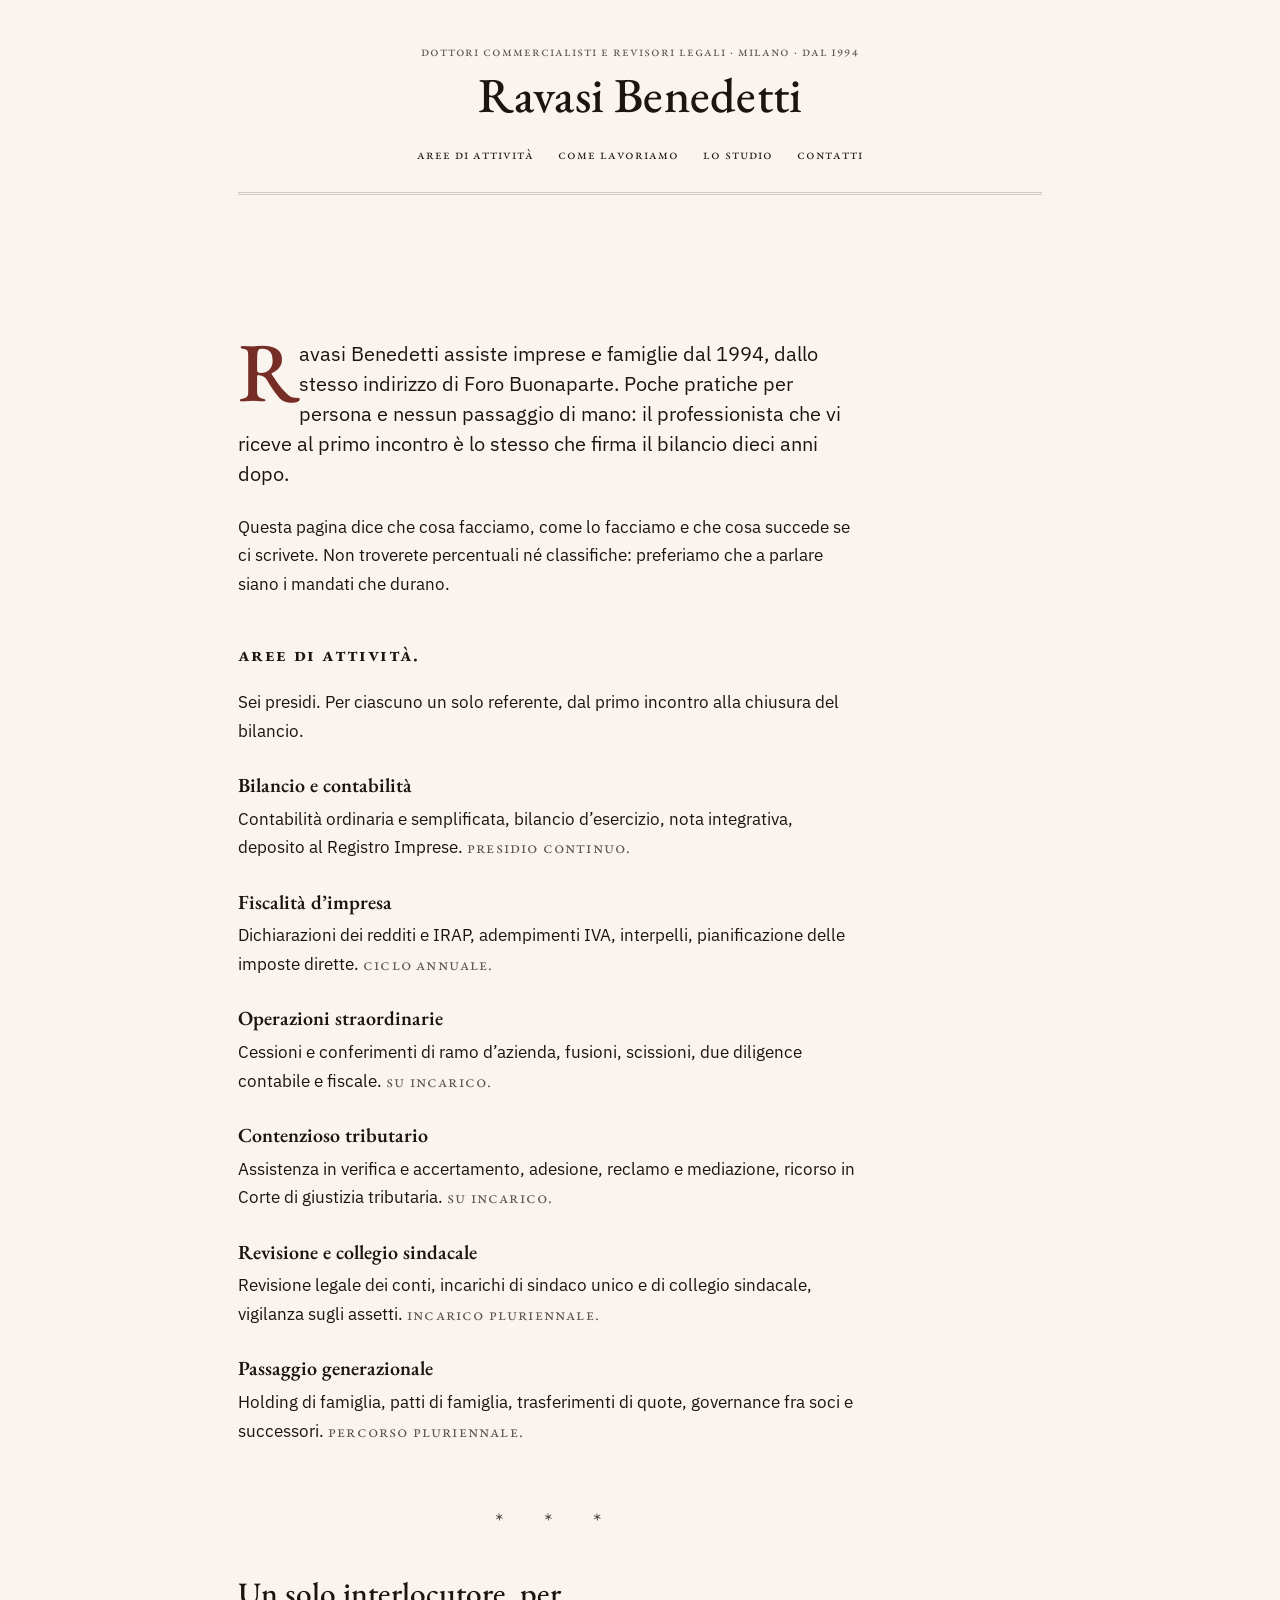
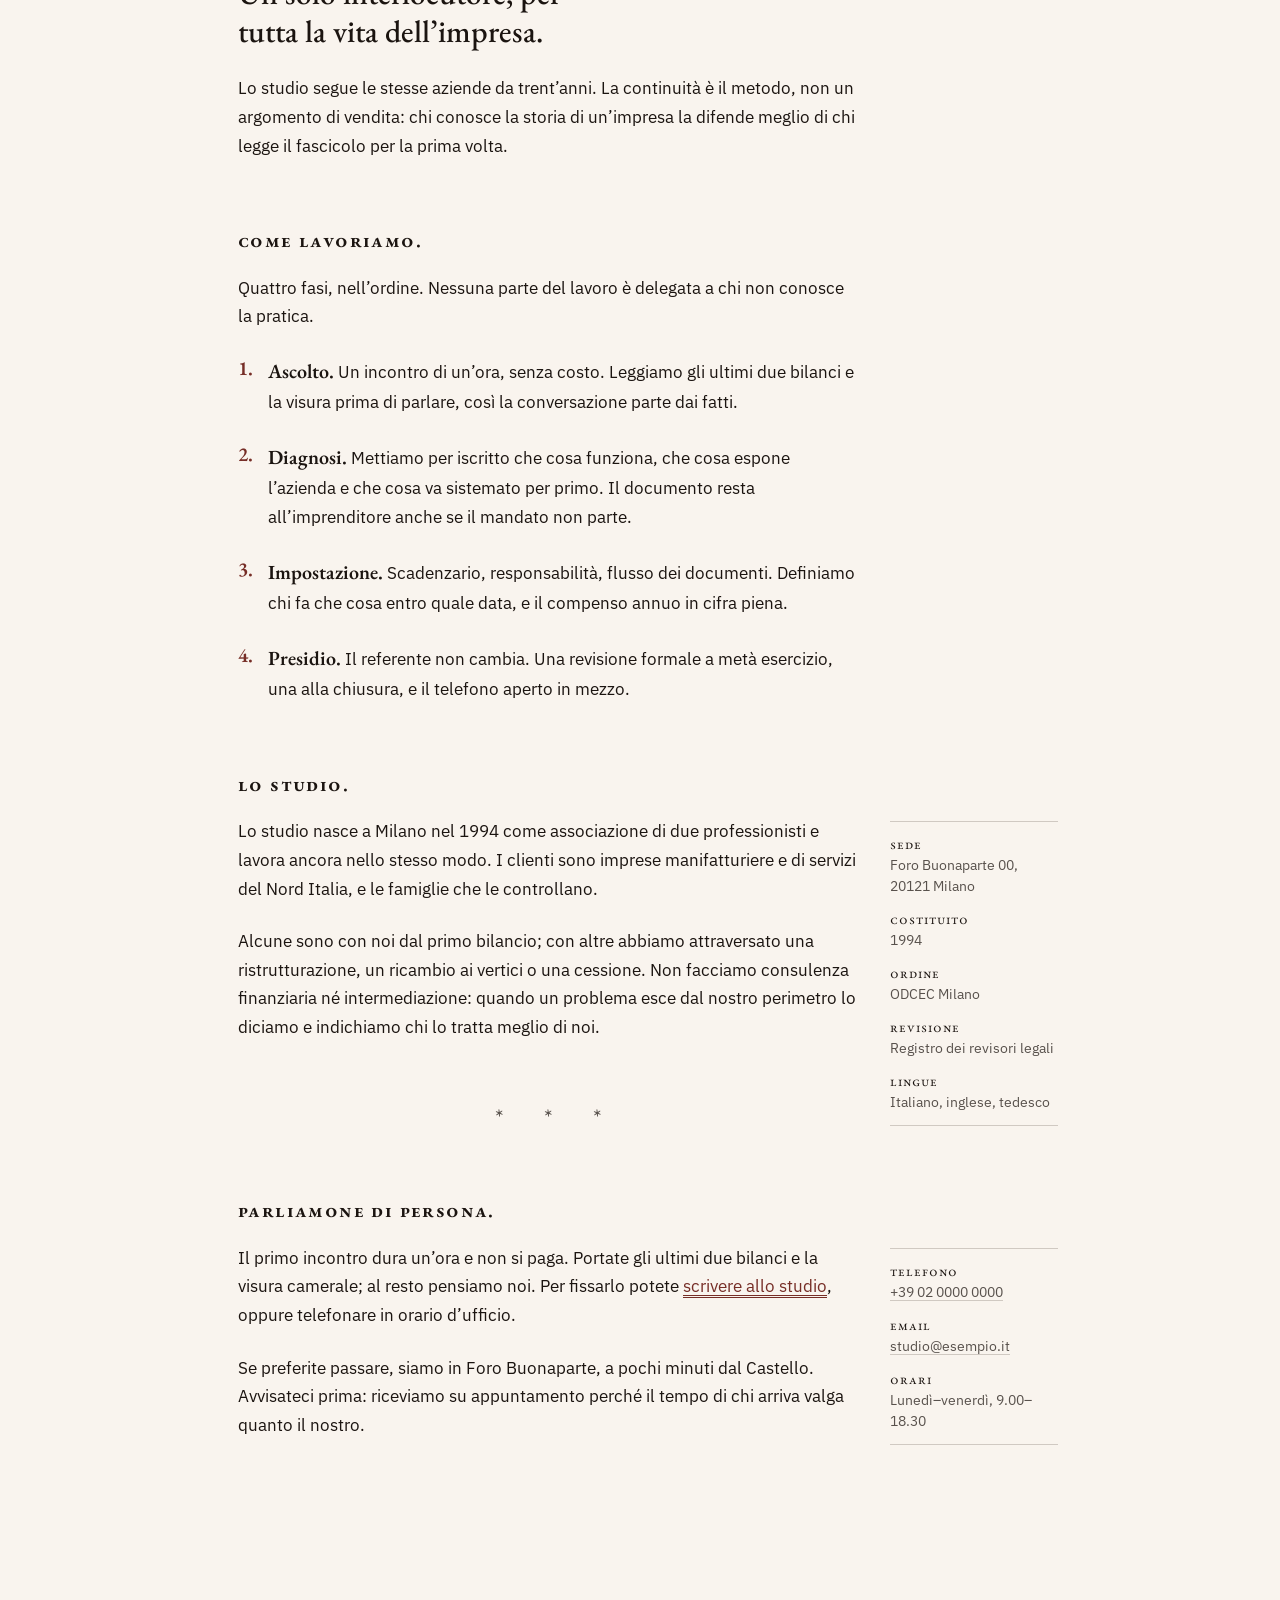
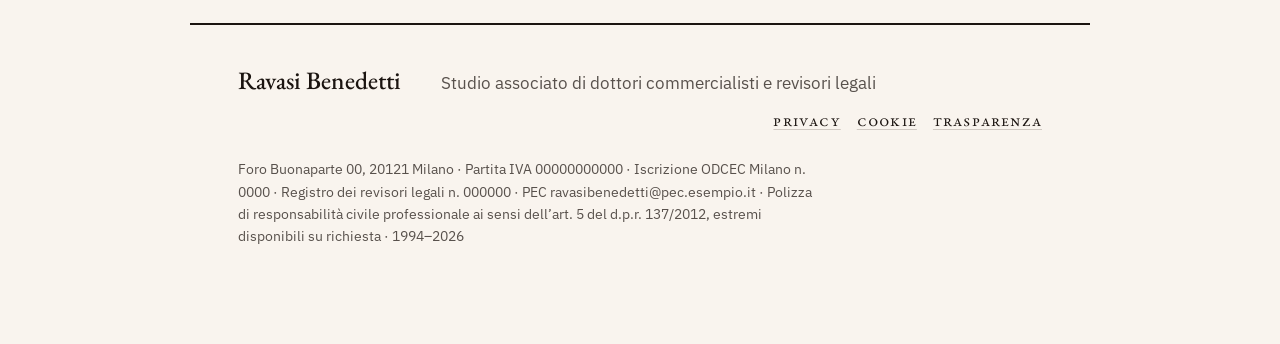
<file: esempi/studio-commercialista-redesign/index.html>
<!doctype html>
<html lang="it">
<head>
<meta charset="utf-8">
<meta name="viewport" content="width=device-width, initial-scale=1, viewport-fit=cover">
<title>Ravasi Benedetti — Dottori commercialisti, Milano</title>
<meta name="description" content="Studio di dottori commercialisti e revisori legali a Milano. Bilancio, fiscalità d’impresa, operazioni straordinarie, contenzioso tributario.">
<link rel="preconnect" href="https://fonts.googleapis.com">
<link rel="preconnect" href="https://fonts.gstatic.com" crossorigin>
<link href="https://fonts.googleapis.com/css2?family=EB+Garamond:wght@400;500;600&family=IBM+Plex+Sans:wght@400;500;600&display=swap" rel="stylesheet">
<link rel="stylesheet" href="tokens.css">
<link rel="stylesheet" href="styles.css">
</head>
<body>

<a class="skip" href="#documento">Salta al contenuto</a>

<!-- N6 · Newspaper masthead — the serif small-caps line the Grid build could not set -->
<header class="mast">
  <p class="mast__line">Dottori commercialisti e revisori legali · Milano · dal 1994</p>
  <a class="mast__name" href="#documento">Ravasi Benedetti</a>
  <nav class="mast__nav" aria-label="Sezioni">
    <ul>
      <li><a href="#aree">Aree di attività</a></li>
      <li><a href="#metodo">Come lavoriamo</a></li>
      <li><a href="#studio">Lo studio</a></li>
      <li><a href="#contatti">Contatti</a></li>
    </ul>
  </nav>
  <hr class="mast__rule" aria-hidden="true">
</header>

<main id="documento">
  <article class="prose">

    <p class="lede">Ravasi Benedetti assiste imprese e famiglie dal 1994, dallo stesso indirizzo di Foro Buonaparte. Poche pratiche per persona e nessun passaggio di mano: il professionista che vi riceve al primo incontro è lo stesso che firma il bilancio dieci anni dopo.</p>

    <p>Questa pagina dice che cosa facciamo, come lo facciamo e che cosa succede se ci scrivete. Non troverete percentuali né classifiche: preferiamo che a parlare siano i mandati che durano.</p>

    <h2 class="run-in" id="aree">Aree di attività.</h2>

    <p>Sei presidi. Per ciascuno un solo referente, dal primo incontro alla chiusura del bilancio.</p>

    <dl class="areas">
      <dt>Bilancio e contabilità</dt>
      <dd>Contabilità ordinaria e semplificata, bilancio d’esercizio, nota integrativa, deposito al Registro Imprese. <span class="cadence">Presidio continuo.</span></dd>

      <dt>Fiscalità d’impresa</dt>
      <dd>Dichiarazioni dei redditi e IRAP, adempimenti IVA, interpelli, pianificazione delle imposte dirette. <span class="cadence">Ciclo annuale.</span></dd>

      <dt>Operazioni straordinarie</dt>
      <dd>Cessioni e conferimenti di ramo d’azienda, fusioni, scissioni, due diligence contabile e fiscale. <span class="cadence">Su incarico.</span></dd>

      <dt>Contenzioso tributario</dt>
      <dd>Assistenza in verifica e accertamento, adesione, reclamo e mediazione, ricorso in Corte di giustizia tributaria. <span class="cadence">Su incarico.</span></dd>

      <dt>Revisione e collegio sindacale</dt>
      <dd>Revisione legale dei conti, incarichi di sindaco unico e di collegio sindacale, vigilanza sugli assetti. <span class="cadence">Incarico pluriennale.</span></dd>

      <dt>Passaggio generazionale</dt>
      <dd>Holding di famiglia, patti di famiglia, trasferimenti di quote, governance fra soci e successori. <span class="cadence">Percorso pluriennale.</span></dd>
    </dl>

    <p class="asterism" aria-hidden="true">* * *</p>

    <p class="statement">Un solo interlocutore, per tutta la vita dell’impresa.</p>

    <p>Lo studio segue le stesse aziende da trent’anni. La continuità è il metodo, non un argomento di vendita: chi conosce la storia di un’impresa la difende meglio di chi legge il fascicolo per la prima volta.</p>

    <h2 class="run-in" id="metodo">Come lavoriamo.</h2>

    <p>Quattro fasi, nell’ordine. Nessuna parte del lavoro è delegata a chi non conosce la pratica.</p>

    <ol class="phases">
      <li><b>Ascolto.</b> Un incontro di un’ora, senza costo. Leggiamo gli ultimi due bilanci e la visura prima di parlare, così la conversazione parte dai fatti.</li>
      <li><b>Diagnosi.</b> Mettiamo per iscritto che cosa funziona, che cosa espone l’azienda e che cosa va sistemato per primo. Il documento resta all’imprenditore anche se il mandato non parte.</li>
      <li><b>Impostazione.</b> Scadenzario, responsabilità, flusso dei documenti. Definiamo chi fa che cosa entro quale data, e il compenso annuo in cifra piena.</li>
      <li><b>Presidio.</b> Il referente non cambia. Una revisione formale a metà esercizio, una alla chiusura, e il telefono aperto in mezzo.</li>
    </ol>

    <h2 class="run-in" id="studio">Lo studio.</h2>

    <aside class="note">
      <dl>
        <dt>Sede</dt><dd>Foro Buonaparte 00, 20121 Milano</dd>
        <dt>Costituito</dt><dd>1994</dd>
        <dt>Ordine</dt><dd>ODCEC Milano</dd>
        <dt>Revisione</dt><dd>Registro dei revisori legali</dd>
        <dt>Lingue</dt><dd>Italiano, inglese, tedesco</dd>
      </dl>
    </aside>

    <p>Lo studio nasce a Milano nel 1994 come associazione di due professionisti e lavora ancora nello stesso modo. I clienti sono imprese manifatturiere e di servizi del Nord Italia, e le famiglie che le controllano.</p>

    <p>Alcune sono con noi dal primo bilancio; con altre abbiamo attraversato una ristrutturazione, un ricambio ai vertici o una cessione. Non facciamo consulenza finanziaria né intermediazione: quando un problema esce dal nostro perimetro lo diciamo e indichiamo chi lo tratta meglio di noi.</p>

    <p class="asterism" aria-hidden="true">* * *</p>

    <h2 class="run-in" id="contatti">Parliamone di persona.</h2>

    <aside class="note">
      <dl>
        <dt>Telefono</dt><dd><a href="tel:+390200000000">+39 02 0000 0000</a></dd>
        <dt>Email</dt><dd><a href="mailto:studio@esempio.it">studio@esempio.it</a></dd>
        <dt>Orari</dt><dd>Lunedì–venerdì, 9.00–18.30</dd>
      </dl>
    </aside>

    <p>Il primo incontro dura un’ora e non si paga. Portate gli ultimi due bilanci e la visura camerale; al resto pensiamo noi. Per fissarlo potete <a class="cta" href="mailto:studio@esempio.it?subject=Richiesta%20di%20primo%20incontro">scrivere allo studio</a>, oppure telefonare in orario d’ufficio.</p>

    <p>Se preferite passare, siamo in Foro Buonaparte, a pochi minuti dal Castello. Avvisateci prima: riceviamo su appuntamento perché il tempo di chi arriva valga quanto il nostro.</p>

  </article>
</main>

<!-- Ft1 · Mast-headed — the wordmark anchors the band, the licence sits beneath -->
<footer class="colophon">
  <div class="colophon__band">
    <p class="colophon__mark">Ravasi Benedetti</p>
    <p class="colophon__tag">Studio associato di dottori commercialisti e revisori legali</p>
    <ul class="colophon__links">
      <li><a href="#">Privacy</a></li>
      <li><a href="#">Cookie</a></li>
      <li><a href="#">Trasparenza</a></li>
    </ul>
  </div>
  <p class="colophon__legal">Foro Buonaparte 00, 20121 Milano · Partita IVA 00000000000 · Iscrizione ODCEC Milano n. 0000 · Registro dei revisori legali n. 000000 · PEC ravasibenedetti@pec.esempio.it · Polizza di responsabilità civile professionale ai sensi dell’art. 5 del d.p.r. 137/2012, estremi disponibili su richiesta · 1994–2026</p>
</footer>

</body>
</html>
</file>
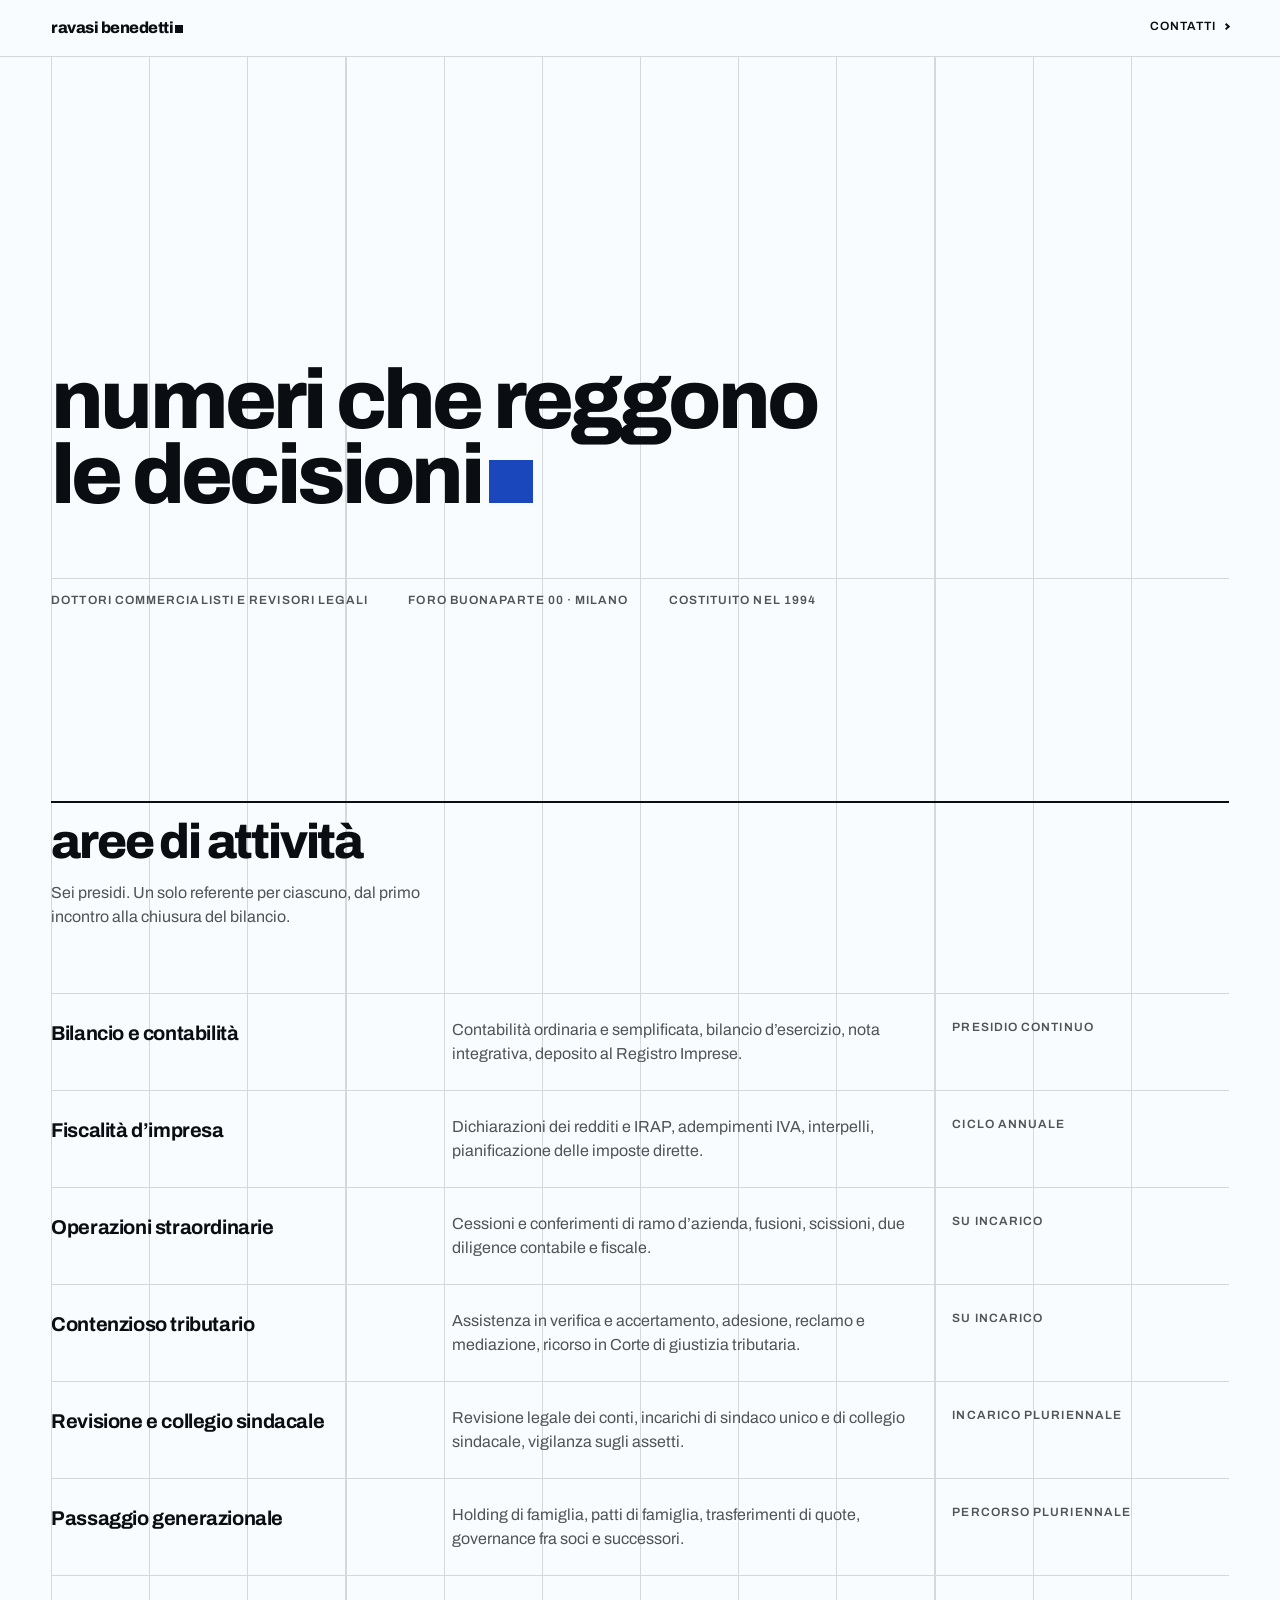
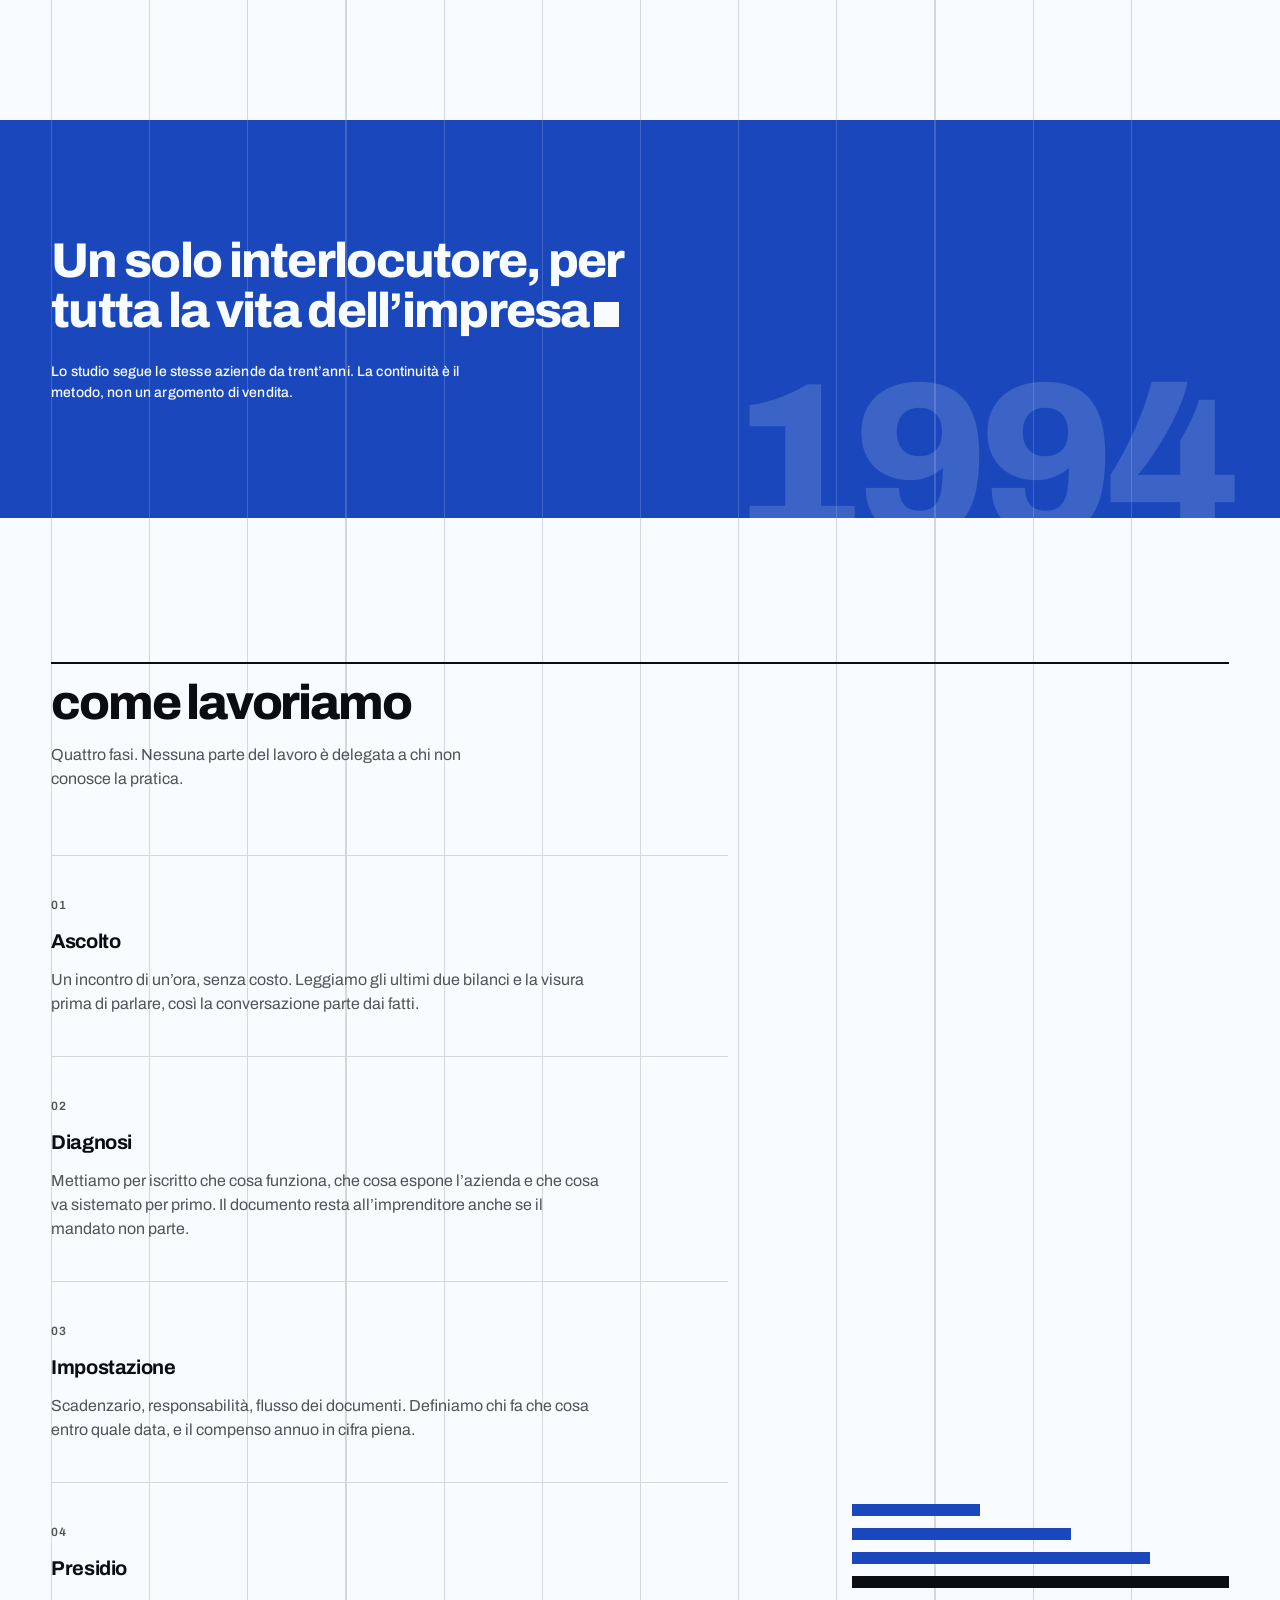
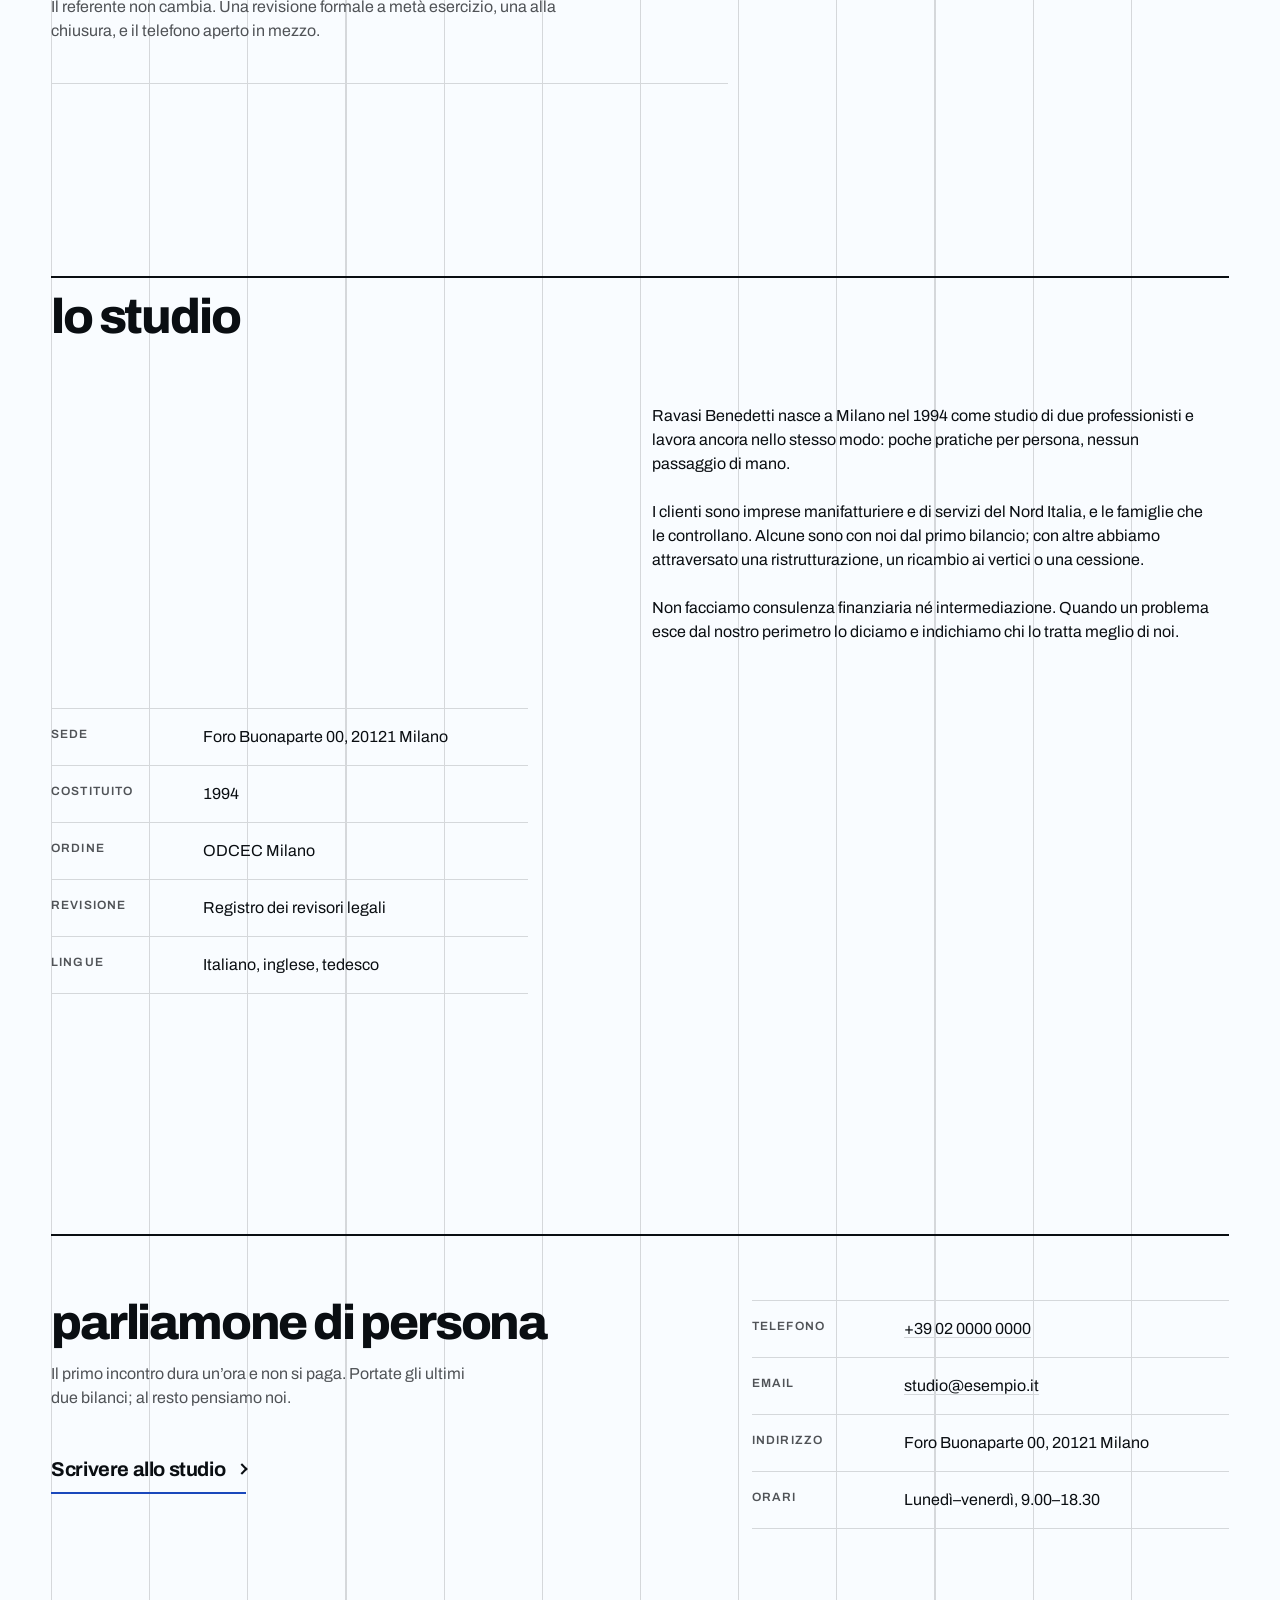
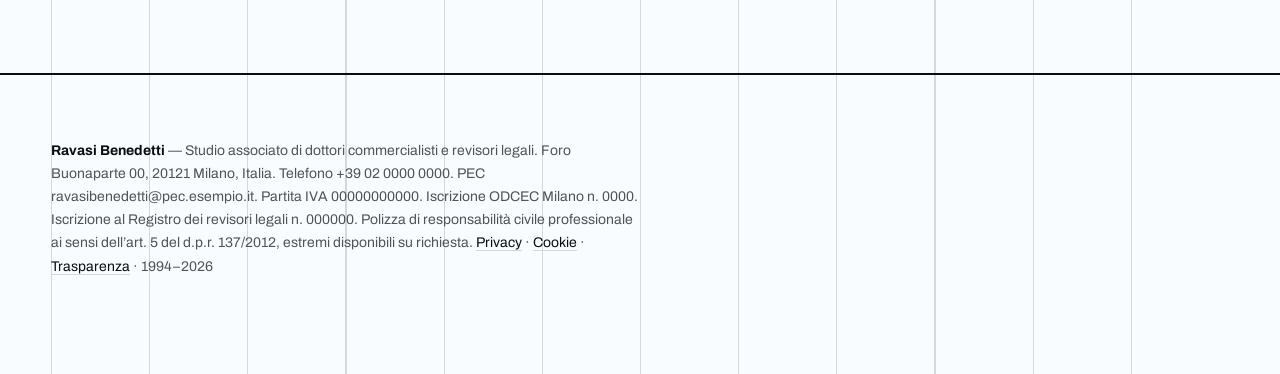
<file: esempi/studio-commercialista/index.html>
<!doctype html>
<html lang="it">
<head>
<meta charset="utf-8">
<meta name="viewport" content="width=device-width, initial-scale=1, viewport-fit=cover">
<title>Ravasi Benedetti — Dottori commercialisti, Milano</title>
<meta name="description" content="Studio di dottori commercialisti e revisori legali a Milano. Bilancio, fiscalità d’impresa, operazioni straordinarie, contenzioso tributario.">
<link rel="preconnect" href="https://fonts.googleapis.com">
<link rel="preconnect" href="https://fonts.gstatic.com" crossorigin>
<link href="https://fonts.googleapis.com/css2?family=Archivo:wght@400;500;600;700;800&display=swap" rel="stylesheet">
<link rel="stylesheet" href="tokens.css">
<link rel="stylesheet" href="styles.css">
</head>
<body>

<a class="skip" href="#contenuto">Salta al contenuto</a>

<!-- N9 · Edge-aligned minimal — the space between is the design -->
<header class="nav">
  <div class="nav__shell">
    <a class="nav__wordmark" href="#contenuto">ravasi&nbsp;benedetti<i class="period" aria-hidden="true"></i></a>
    <a class="nav__cta" href="#contatti">Contatti<i class="arrow" aria-hidden="true"></i></a>
  </div>
</header>

<main id="contenuto">

  <!-- H1 · Marquee — the hero is the fold. No CTA here. -->
  <section class="band hero">
    <div class="band__shell">
      <div class="rails" aria-hidden="true"></div>
      <div class="hero__inner">
        <h1 class="hero__display">numeri che reggono le decisioni<i class="period period--accent" aria-hidden="true"></i></h1>
      </div>
      <p class="hero__folio label">
        <span>Dottori commercialisti e revisori legali</span>
        <span>Foro Buonaparte 00 · Milano</span>
        <span>Costituito nel 1994</span>
      </p>
    </div>
  </section>

  <!-- F3 · Tabular spec sheet — the practice as a ruled index -->
  <section class="band aree" aria-labelledby="t-aree">
    <div class="band__shell">
      <div class="rails" aria-hidden="true"></div>
      <header class="head">
        <h2 id="t-aree">aree di attività</h2>
        <p class="head__note">Sei presidi. Un solo referente per ciascuno, dal primo incontro alla chiusura del bilancio.</p>
      </header>

      <ol class="spec">
        <li class="spec__row">
          <h3 class="spec__name">Bilancio e contabilità</h3>
          <p class="spec__body">Contabilità ordinaria e semplificata, bilancio d’esercizio, nota integrativa, deposito al Registro Imprese.</p>
          <span class="spec__meta label">Presidio continuo</span>
        </li>
        <li class="spec__row">
          <h3 class="spec__name">Fiscalità d’impresa</h3>
          <p class="spec__body">Dichiarazioni dei redditi e IRAP, adempimenti IVA, interpelli, pianificazione delle imposte dirette.</p>
          <span class="spec__meta label">Ciclo annuale</span>
        </li>
        <li class="spec__row">
          <h3 class="spec__name">Operazioni straordinarie</h3>
          <p class="spec__body">Cessioni e conferimenti di ramo d’azienda, fusioni, scissioni, due diligence contabile e fiscale.</p>
          <span class="spec__meta label">Su incarico</span>
        </li>
        <li class="spec__row">
          <h3 class="spec__name">Contenzioso tributario</h3>
          <p class="spec__body">Assistenza in verifica e accertamento, adesione, reclamo e mediazione, ricorso in Corte di giustizia tributaria.</p>
          <span class="spec__meta label">Su incarico</span>
        </li>
        <li class="spec__row">
          <h3 class="spec__name">Revisione e collegio sindacale</h3>
          <p class="spec__body">Revisione legale dei conti, incarichi di sindaco unico e di collegio sindacale, vigilanza sugli assetti.</p>
          <span class="spec__meta label">Incarico pluriennale</span>
        </li>
        <li class="spec__row">
          <h3 class="spec__name">Passaggio generazionale</h3>
          <p class="spec__body">Holding di famiglia, patti di famiglia, trasferimenti di quote, governance fra soci e successori.</p>
          <span class="spec__meta label">Percorso pluriennale</span>
        </li>
      </ol>
    </div>
  </section>

  <!-- The plate — the one poster moment on the sheet -->
  <section class="plate" aria-label="Il principio dello studio">
    <div class="plate__shell">
      <div class="rails rails--onplate" aria-hidden="true"></div>
      <span class="plate__numeral" aria-hidden="true">1994</span>
      <p class="plate__claim">Un solo interlocutore, per tutta la vita dell’impresa<i class="period period--paper" aria-hidden="true"></i></p>
      <p class="plate__sub label">Lo studio segue le stesse aziende da trent’anni. La continuità è il metodo, non un argomento di vendita.</p>
    </div>
  </section>

  <!-- F4 · Step sequence — genuinely ordinal, so the numbers earn their place -->
  <section class="band metodo" aria-labelledby="t-metodo">
    <div class="band__shell">
      <div class="rails" aria-hidden="true"></div>
      <header class="head">
        <h2 id="t-metodo">come lavoriamo</h2>
        <p class="head__note">Quattro fasi. Nessuna parte del lavoro è delegata a chi non conosce la pratica.</p>
      </header>

      <div class="metodo__grid">
        <ol class="steps">
          <li class="step">
            <span class="step__n label">01</span>
            <h3 class="step__name">Ascolto</h3>
            <p class="step__body">Un incontro di un’ora, senza costo. Leggiamo gli ultimi due bilanci e la visura prima di parlare, così la conversazione parte dai fatti.</p>
          </li>
          <li class="step">
            <span class="step__n label">02</span>
            <h3 class="step__name">Diagnosi</h3>
            <p class="step__body">Mettiamo per iscritto che cosa funziona, che cosa espone l’azienda e che cosa va sistemato per primo. Il documento resta all’imprenditore anche se il mandato non parte.</p>
          </li>
          <li class="step">
            <span class="step__n label">03</span>
            <h3 class="step__name">Impostazione</h3>
            <p class="step__body">Scadenzario, responsabilità, flusso dei documenti. Definiamo chi fa che cosa entro quale data, e il compenso annuo in cifra piena.</p>
          </li>
          <li class="step">
            <span class="step__n label">04</span>
            <h3 class="step__name">Presidio</h3>
            <p class="step__body">Il referente non cambia. Una revisione formale a metà esercizio, una alla chiusura, e il telefono aperto in mezzo.</p>
          </li>
        </ol>
        <figure class="bars" aria-hidden="true">
          <span class="bars__b" style="--w: 34%"></span>
          <span class="bars__b" style="--w: 58%"></span>
          <span class="bars__b" style="--w: 79%"></span>
          <span class="bars__b bars__b--ink" style="--w: 100%"></span>
        </figure>
      </div>
    </div>
  </section>

  <!-- Lo studio — prose left-of-centre, the record in ruled cells -->
  <section class="band studio" aria-labelledby="t-studio">
    <div class="band__shell">
      <div class="rails" aria-hidden="true"></div>
      <header class="head">
        <h2 id="t-studio">lo studio</h2>
      </header>

      <div class="studio__grid">
        <div class="studio__prose">
          <p>Ravasi Benedetti nasce a Milano nel 1994 come studio di due professionisti e lavora ancora nello stesso modo: poche pratiche per persona, nessun passaggio di mano.</p>
          <p>I clienti sono imprese manifatturiere e di servizi del Nord Italia, e le famiglie che le controllano. Alcune sono con noi dal primo bilancio; con altre abbiamo attraversato una ristrutturazione, un ricambio ai vertici o una cessione.</p>
          <p>Non facciamo consulenza finanziaria né intermediazione. Quando un problema esce dal nostro perimetro lo diciamo e indichiamo chi lo tratta meglio di noi.</p>
        </div>
        <dl class="record">
          <div class="record__row"><dt class="label">Sede</dt><dd>Foro Buonaparte 00, 20121 Milano</dd></div>
          <div class="record__row"><dt class="label">Costituito</dt><dd>1994</dd></div>
          <div class="record__row"><dt class="label">Ordine</dt><dd>ODCEC Milano</dd></div>
          <div class="record__row"><dt class="label">Revisione</dt><dd>Registro dei revisori legali</dd></div>
          <div class="record__row"><dt class="label">Lingue</dt><dd>Italiano, inglese, tedesco</dd></div>
        </dl>
      </div>
    </div>
  </section>

  <!-- C3 · Typographic link — no form, no fake submit -->
  <section class="band contatti" id="contatti" aria-labelledby="t-contatti">
    <div class="band__shell">
      <div class="rails" aria-hidden="true"></div>
      <div class="contatti__grid">
        <div class="contatti__lead">
          <h2 id="t-contatti">parliamone di persona</h2>
          <p class="contatti__note">Il primo incontro dura un’ora e non si paga. Portate gli ultimi due bilanci; al resto pensiamo noi.</p>
          <a class="link-cta" href="mailto:studio@esempio.it?subject=Richiesta%20di%20primo%20incontro">Scrivere allo studio<i class="arrow" aria-hidden="true"></i></a>
        </div>
        <dl class="record record--contact">
          <div class="record__row"><dt class="label">Telefono</dt><dd><a href="tel:+390200000000">+39 02 0000 0000</a></dd></div>
          <div class="record__row"><dt class="label">Email</dt><dd><a href="mailto:studio@esempio.it">studio@esempio.it</a></dd></div>
          <div class="record__row"><dt class="label">Indirizzo</dt><dd>Foro Buonaparte 00, 20121 Milano</dd></div>
          <div class="record__row"><dt class="label">Orari</dt><dd>Lunedì–venerdì, 9.00–18.30</dd></div>
        </dl>
      </div>
    </div>
  </section>

</main>

<!-- Ft4 · Dense colophon — what an Italian practice actually has to publish -->
<footer class="colophon">
  <div class="colophon__shell">
    <div class="rails" aria-hidden="true"></div>
    <p class="colophon__text">
      <strong>Ravasi Benedetti</strong> — Studio associato di dottori commercialisti e revisori legali. Foro Buonaparte 00, 20121 Milano, Italia. Telefono +39 02 0000 0000. PEC ravasibenedetti@pec.esempio.it. Partita IVA 00000000000. Iscrizione ODCEC Milano n. 0000. Iscrizione al Registro dei revisori legali n. 000000. Polizza di responsabilità civile professionale ai sensi dell’art. 5 del d.p.r. 137/2012, estremi disponibili su richiesta.
      <a href="#">Privacy</a> · <a href="#">Cookie</a> · <a href="#">Trasparenza</a> · 1994–2026
    </p>
  </div>
</footer>

</body>
</html>
</file>
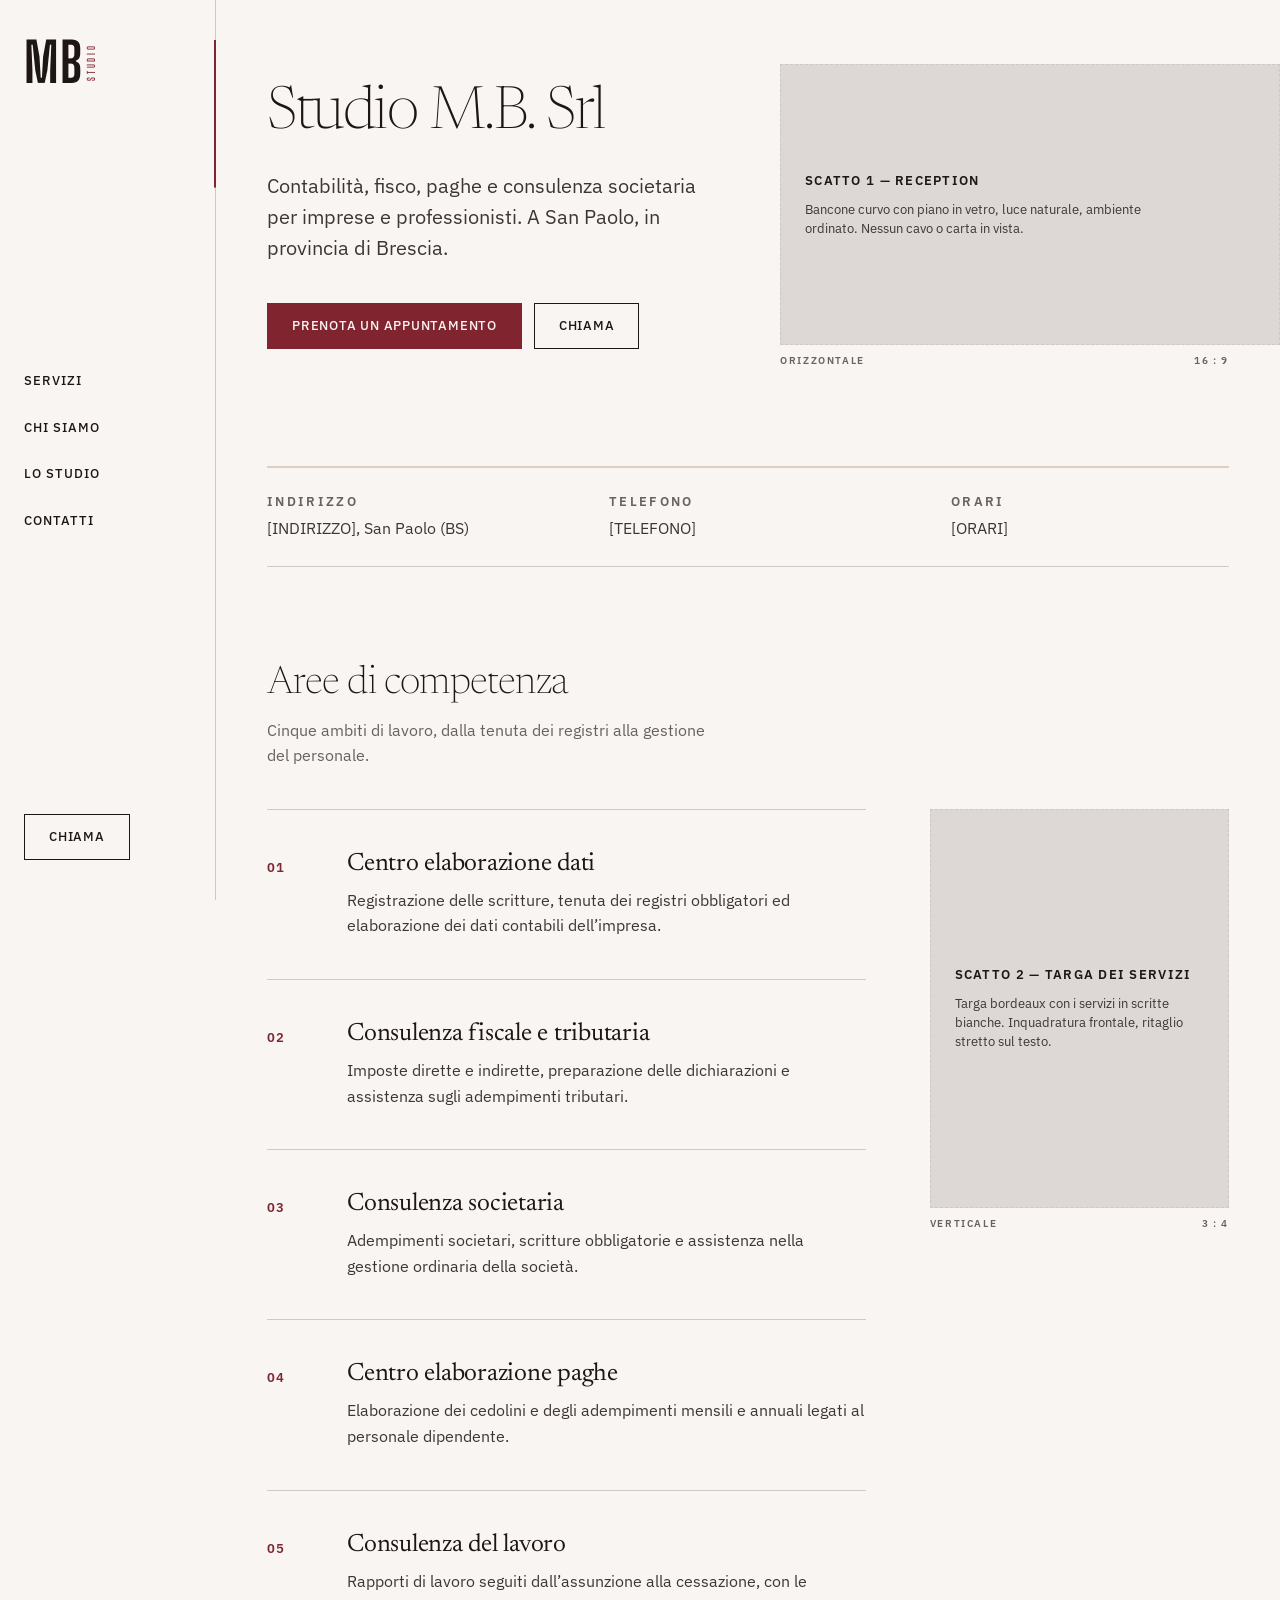
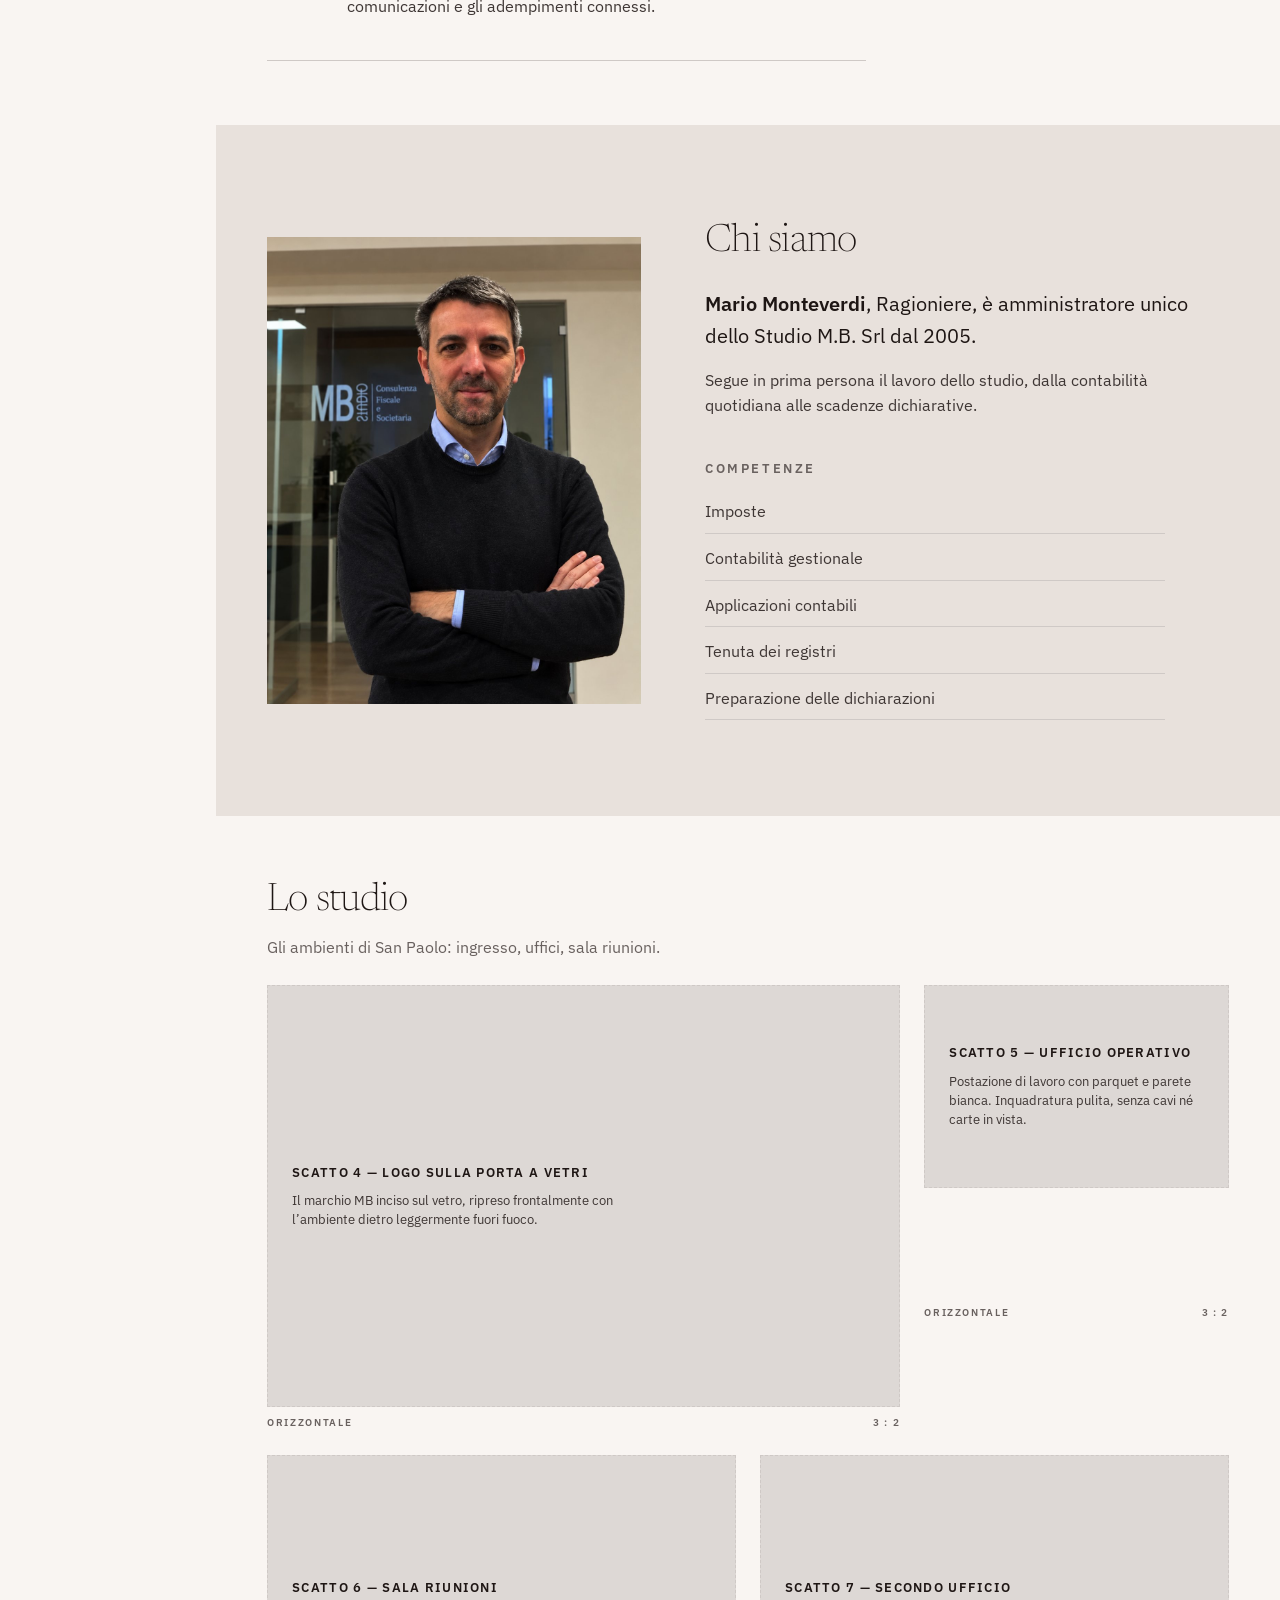
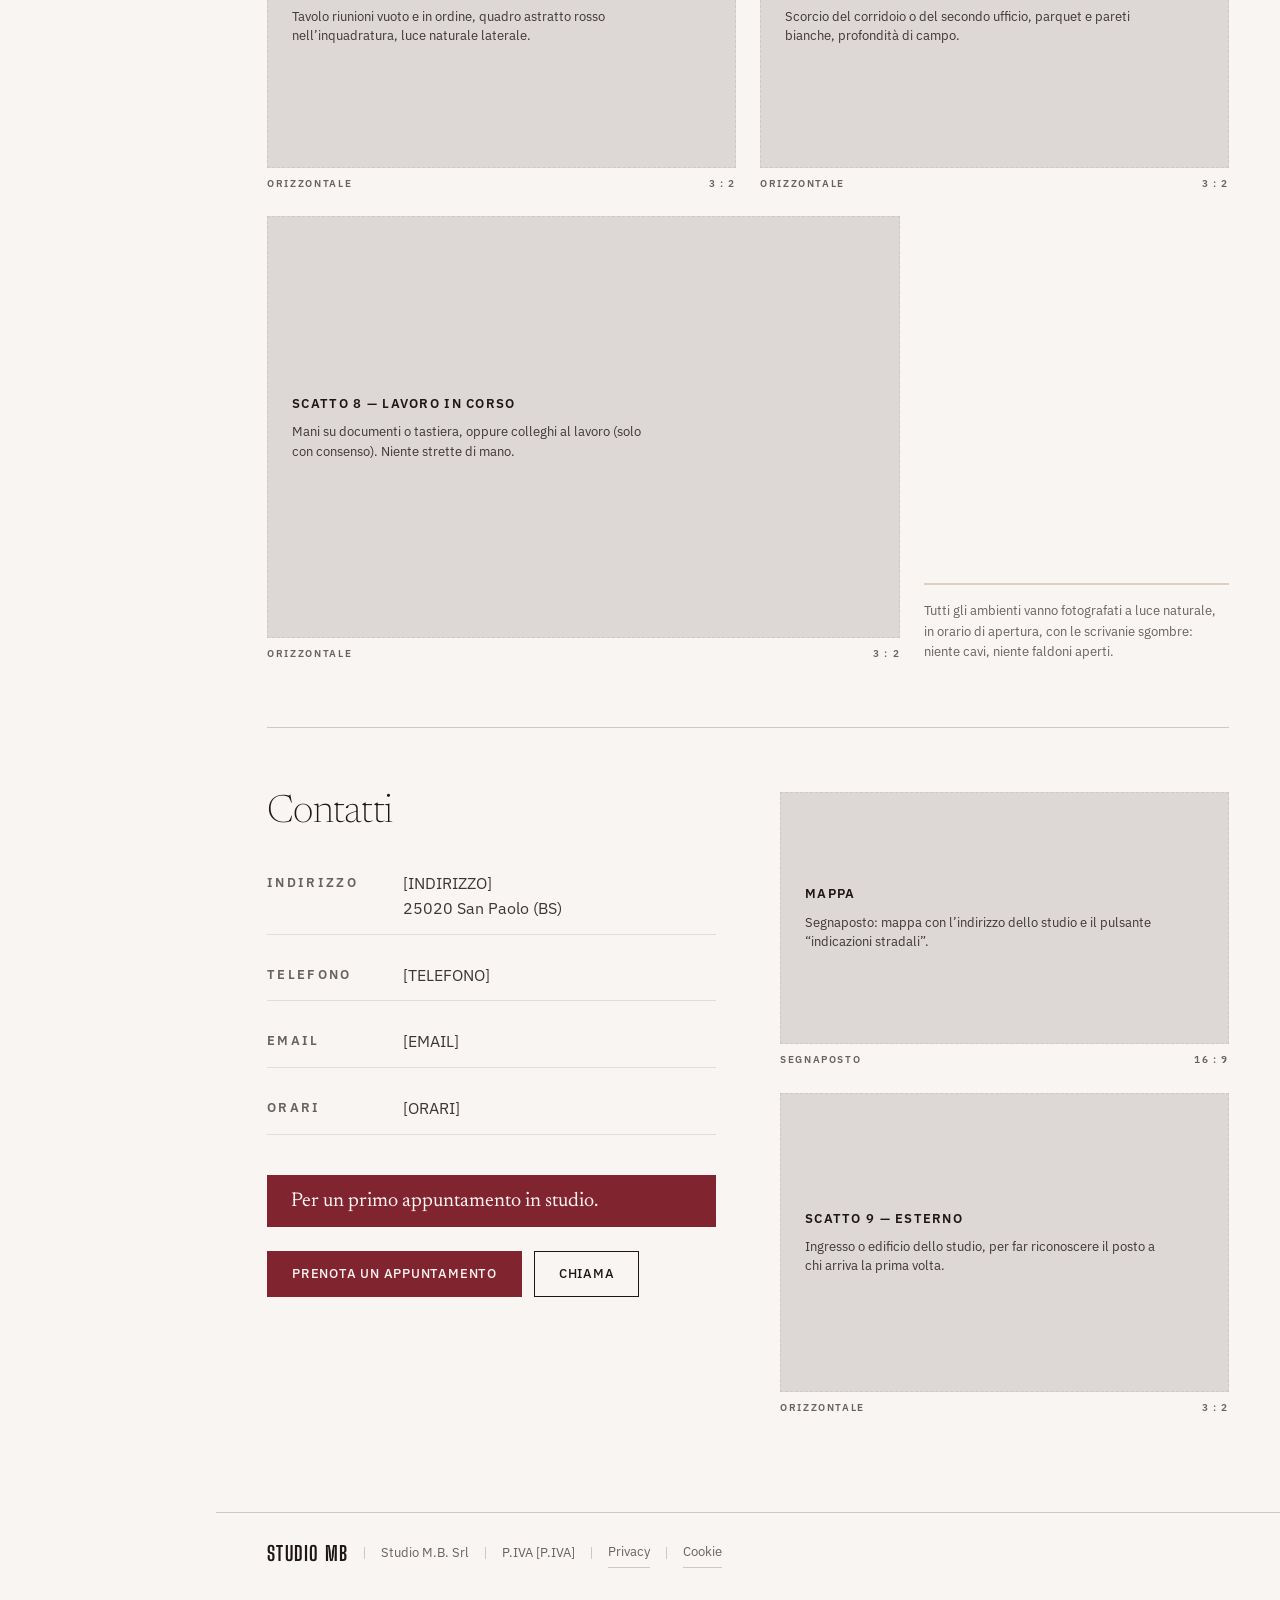
<file: esempi/studio-mb/index.html>
<!DOCTYPE html>
<html lang="it">
<head>
<meta charset="utf-8">
<meta name="viewport" content="width=device-width, initial-scale=1, viewport-fit=cover">
<title>Studio M.B. Srl — San Paolo (Brescia)</title>
<meta name="description" content="Studio M.B. Srl, San Paolo (Brescia): centro elaborazione dati, consulenza fiscale e tributaria, consulenza societaria, centro elaborazione paghe, consulenza del lavoro.">
<link rel="preconnect" href="https://fonts.googleapis.com">
<link rel="preconnect" href="https://fonts.gstatic.com" crossorigin>
<link href="https://fonts.googleapis.com/css2?family=Big+Shoulders+Display:wght@600;700&family=IBM+Plex+Sans:wght@400;500;600&family=Newsreader:opsz,wght@6..72,200;6..72,300;6..72,400;6..72,500&display=swap" rel="stylesheet">
<link rel="stylesheet" href="tokens.css">
<link rel="stylesheet" href="styles.css">
</head>
<body>

<a class="skip" href="#apertura">Salta al contenuto</a>

<!-- ============ N3 · Rail laterale (barra in alto sotto i 68rem) ============ -->
<header class="rail">
  <div class="rail__brand">
    <!-- SEGNAPOSTO LOGO: il file definitivo sostituirà questo blocco di testo. -->
    <a class="wordmark" href="#apertura" aria-label="Studio M.B. Srl — torna all’inizio">
      <span class="wordmark__mb">MB</span>
      <span class="wordmark__studio">STUDIO</span>
    </a>
  </div>

  <nav class="rail__nav" aria-label="Sezioni del sito">
    <ul class="rail__list">
      <li><a class="rail__link" href="#servizi">Servizi</a></li>
      <li><a class="rail__link" href="#chi-siamo">Chi siamo</a></li>
      <li><a class="rail__link" href="#lo-studio">Lo studio</a></li>
      <li><a class="rail__link" href="#contatti">Contatti</a></li>
    </ul>
  </nav>

  <div class="rail__action">
    <a class="btn btn--line" href="#">Chiama</a>
  </div>
</header>

<main class="page">

  <!-- ============ Apertura · H2 diptych (testo 6 / foto 6, al vivo sul bordo destro) ============ -->
  <section class="opening" id="apertura">
    <div class="opening__text">
      <h1 class="opening__title" style="--i: 0">Studio M.B. Srl</h1>
      <p class="opening__lede" style="--i: 1">
        Contabilità, fisco, paghe e consulenza societaria per imprese e
        professionisti. A San Paolo, in provincia di Brescia.
      </p>
      <p class="opening__actions" style="--i: 2">
        <a class="btn btn--fill" href="#">Prenota un appuntamento</a>
        <a class="btn btn--line" href="#">Chiama</a>
      </p>
    </div>

    <!-- TODO fotografo — sostituire con lo scatto reale. Dimensione consigliata: 2400×1350 px -->
    <figure class="shot shot--169 opening__shot">
      <div class="shot__frame">
        <p class="shot__name">Scatto 1 — Reception</p>
        <p class="shot__brief">Bancone curvo con piano in vetro, luce naturale, ambiente ordinato. Nessun cavo o carta in vista.</p>
      </div>
      <figcaption class="shot__meta"><span>Orizzontale</span><span class="shot__ratio">16 : 9</span></figcaption>
    </figure>
  </section>

  <!-- ============ Striscia coordinate (dati da confermare) ============ -->
  <aside class="strip" aria-label="Coordinate dello studio">
    <dl class="strip__list">
      <div class="strip__item"><dt>Indirizzo</dt><dd>[INDIRIZZO], San Paolo (BS)</dd></div>
      <div class="strip__item"><dt>Telefono</dt><dd>[TELEFONO]</dd></div>
      <div class="strip__item"><dt>Orari</dt><dd>[ORARI]</dd></div>
    </dl>
  </aside>

  <!-- ============ Aree di competenza · F3 prospetto tabellare ============ -->
  <section class="areas" id="servizi">
    <header class="head">
      <h2 class="head__title">Aree di competenza</h2>
      <p class="head__note">Cinque ambiti di lavoro, dalla tenuta dei registri alla gestione del personale.</p>
    </header>

    <div class="areas__body">
      <ol class="sheet">
        <li class="sheet__row">
          <span class="sheet__num">01</span>
          <div class="sheet__text">
            <h3 class="sheet__name">Centro elaborazione dati</h3>
            <p class="sheet__desc">Registrazione delle scritture, tenuta dei registri obbligatori ed elaborazione dei dati contabili dell’impresa.</p>
          </div>
        </li>
        <li class="sheet__row">
          <span class="sheet__num">02</span>
          <div class="sheet__text">
            <h3 class="sheet__name">Consulenza fiscale e tributaria</h3>
            <p class="sheet__desc">Imposte dirette e indirette, preparazione delle dichiarazioni e assistenza sugli adempimenti tributari.</p>
          </div>
        </li>
        <li class="sheet__row">
          <span class="sheet__num">03</span>
          <div class="sheet__text">
            <h3 class="sheet__name">Consulenza societaria</h3>
            <p class="sheet__desc">Adempimenti societari, scritture obbligatorie e assistenza nella gestione ordinaria della società.</p>
          </div>
        </li>
        <li class="sheet__row">
          <span class="sheet__num">04</span>
          <div class="sheet__text">
            <h3 class="sheet__name">Centro elaborazione paghe</h3>
            <p class="sheet__desc">Elaborazione dei cedolini e degli adempimenti mensili e annuali legati al personale dipendente.</p>
          </div>
        </li>
        <li class="sheet__row">
          <span class="sheet__num">05</span>
          <div class="sheet__text">
            <h3 class="sheet__name">Consulenza del lavoro</h3>
            <p class="sheet__desc">Rapporti di lavoro seguiti dall’assunzione alla cessazione, con le comunicazioni e gli adempimenti connessi.</p>
          </div>
        </li>
      </ol>

      <!-- TODO fotografo — sostituire con lo scatto reale. Dimensione consigliata: 1200×1600 px -->
      <figure class="shot shot--34 areas__shot">
        <div class="shot__frame">
          <p class="shot__name">Scatto 2 — Targa dei servizi</p>
          <p class="shot__brief">Targa bordeaux con i servizi in scritte bianche. Inquadratura frontale, ritaglio stretto sul testo.</p>
        </div>
        <figcaption class="shot__meta"><span>Verticale</span><span class="shot__ratio">3 : 4</span></figcaption>
      </figure>
    </div>
  </section>

  <!-- ============ Chi siamo · diptych invertito (ritratto 5 / testo 7) ============ -->
  <section class="about" id="chi-siamo">
    <figure class="about__shot photo">
      <img class="photo__img"
           src="foto/ritratto-titolare.jpg"
           width="1078" height="1459" loading="lazy" decoding="async"
           alt="Mario Monteverdi, a braccia conserte, davanti alla porta a vetri dello studio con il logo MB.">
    </figure>

    <div class="about__text">
      <h2 class="about__title">Chi siamo</h2>
      <p class="about__lede">
        <strong>Mario Monteverdi</strong>, Ragioniere, è amministratore unico
        dello Studio M.B. Srl dal 2005.
      </p>
      <p class="about__body">
        Segue in prima persona il lavoro dello studio, dalla contabilità
        quotidiana alle scadenze dichiarative.
      </p>
      <h3 class="about__sub">Competenze</h3>
      <ul class="about__skills">
        <li>Imposte</li>
        <li>Contabilità gestionale</li>
        <li>Applicazioni contabili</li>
        <li>Tenuta dei registri</li>
        <li>Preparazione delle dichiarazioni</li>
      </ul>
    </div>
  </section>

  <!-- ============ Lo studio · galleria a campiture disuguali ============ -->
  <section class="rooms" id="lo-studio">
    <header class="head head--rooms">
      <h2 class="head__title">Lo studio</h2>
      <p class="head__note">Gli ambienti di San Paolo: ingresso, uffici, sala riunioni.</p>
    </header>

    <div class="rooms__grid">
      <!-- TODO fotografo — sostituire con lo scatto reale. Dimensione consigliata: 2400×1600 px -->
      <figure class="shot shot--32 rooms__a">
        <div class="shot__frame">
          <p class="shot__name">Scatto 4 — Logo sulla porta a vetri</p>
          <p class="shot__brief">Il marchio MB inciso sul vetro, ripreso frontalmente con l’ambiente dietro leggermente fuori fuoco.</p>
        </div>
        <figcaption class="shot__meta"><span>Orizzontale</span><span class="shot__ratio">3 : 2</span></figcaption>
      </figure>

      <!-- TODO fotografo — sostituire con lo scatto reale. Dimensione consigliata: 2400×1600 px -->
      <figure class="shot shot--32 rooms__b">
        <div class="shot__frame">
          <p class="shot__name">Scatto 5 — Ufficio operativo</p>
          <p class="shot__brief">Postazione di lavoro con parquet e parete bianca. Inquadratura pulita, senza cavi né carte in vista.</p>
        </div>
        <figcaption class="shot__meta"><span>Orizzontale</span><span class="shot__ratio">3 : 2</span></figcaption>
      </figure>

      <!-- TODO fotografo — sostituire con lo scatto reale. Dimensione consigliata: 2400×1600 px -->
      <figure class="shot shot--32 rooms__c">
        <div class="shot__frame">
          <p class="shot__name">Scatto 6 — Sala riunioni</p>
          <p class="shot__brief">Tavolo riunioni vuoto e in ordine, quadro astratto rosso nell’inquadratura, luce naturale laterale.</p>
        </div>
        <figcaption class="shot__meta"><span>Orizzontale</span><span class="shot__ratio">3 : 2</span></figcaption>
      </figure>

      <!-- TODO fotografo — sostituire con lo scatto reale. Dimensione consigliata: 2400×1600 px -->
      <figure class="shot shot--32 rooms__d">
        <div class="shot__frame">
          <p class="shot__name">Scatto 7 — Secondo ufficio</p>
          <p class="shot__brief">Scorcio del corridoio o del secondo ufficio, parquet e pareti bianche, profondità di campo.</p>
        </div>
        <figcaption class="shot__meta"><span>Orizzontale</span><span class="shot__ratio">3 : 2</span></figcaption>
      </figure>

      <!-- TODO fotografo — sostituire con lo scatto reale. Dimensione consigliata: 2400×1600 px -->
      <figure class="shot shot--32 rooms__e">
        <div class="shot__frame">
          <p class="shot__name">Scatto 8 — Lavoro in corso</p>
          <p class="shot__brief">Mani su documenti o tastiera, oppure colleghi al lavoro (solo con consenso). Niente strette di mano.</p>
        </div>
        <figcaption class="shot__meta"><span>Orizzontale</span><span class="shot__ratio">3 : 2</span></figcaption>
      </figure>
      <p class="rooms__note">
        Tutti gli ambienti vanno fotografati a luce naturale, in orario di
        apertura, con le scrivanie sgombre: niente cavi, niente faldoni aperti.
      </p>
    </div>
  </section>

  <!-- ============ Contatti · diptych (dati 6 / mappa + esterno 6) ============ -->
  <section class="contact" id="contatti">
    <div class="contact__data">
      <h2 class="contact__title">Contatti</h2>

      <dl class="contact__list">
        <div class="contact__item"><dt>Indirizzo</dt><dd>[INDIRIZZO]<br>25020 San Paolo (BS)</dd></div>
        <div class="contact__item"><dt>Telefono</dt><dd>[TELEFONO]</dd></div>
        <div class="contact__item"><dt>Email</dt><dd>[EMAIL]</dd></div>
        <div class="contact__item"><dt>Orari</dt><dd>[ORARI]</dd></div>
      </dl>

      <p class="plate"><span class="plate__line">Per un primo appuntamento in studio.</span></p>
      <p class="contact__actions">
        <a class="btn btn--fill" href="#">Prenota un appuntamento</a>
        <a class="btn btn--line" href="#">Chiama</a>
      </p>
    </div>

    <div class="contact__media">
      <!-- SEGNAPOSTO MAPPA: qui andrà la mappa interattiva o un’immagine statica. -->
      <figure class="shot shot--map">
        <div class="shot__frame">
          <p class="shot__name">Mappa</p>
          <p class="shot__brief">Segnaposto: mappa con l’indirizzo dello studio e il pulsante “indicazioni stradali”.</p>
        </div>
        <figcaption class="shot__meta"><span>Segnaposto</span><span class="shot__ratio">16 : 9</span></figcaption>
      </figure>

      <!-- TODO fotografo — sostituire con lo scatto reale. Dimensione consigliata: 2400×1600 px -->
      <figure class="shot shot--32">
        <div class="shot__frame">
          <p class="shot__name">Scatto 9 — Esterno</p>
          <p class="shot__brief">Ingresso o edificio dello studio, per far riconoscere il posto a chi arriva la prima volta.</p>
        </div>
        <figcaption class="shot__meta"><span>Orizzontale</span><span class="shot__ratio">3 : 2</span></figcaption>
      </figure>
    </div>
  </section>

</main>

<!-- ============ Ft2 · riga unica ============ -->
<footer class="foot">
  <p class="foot__line">
    <span class="foot__mark">STUDIO MB</span>
    <span class="foot__sep" aria-hidden="true"></span>
    <span>Studio M.B. Srl</span>
    <span class="foot__sep" aria-hidden="true"></span>
    <span>P.IVA [P.IVA]</span>
    <span class="foot__sep" aria-hidden="true"></span>
    <a class="foot__link" href="#">Privacy</a>
    <span class="foot__sep" aria-hidden="true"></span>
    <a class="foot__link" href="#">Cookie</a>
  </p>
</footer>

</body>
</html>
</file>
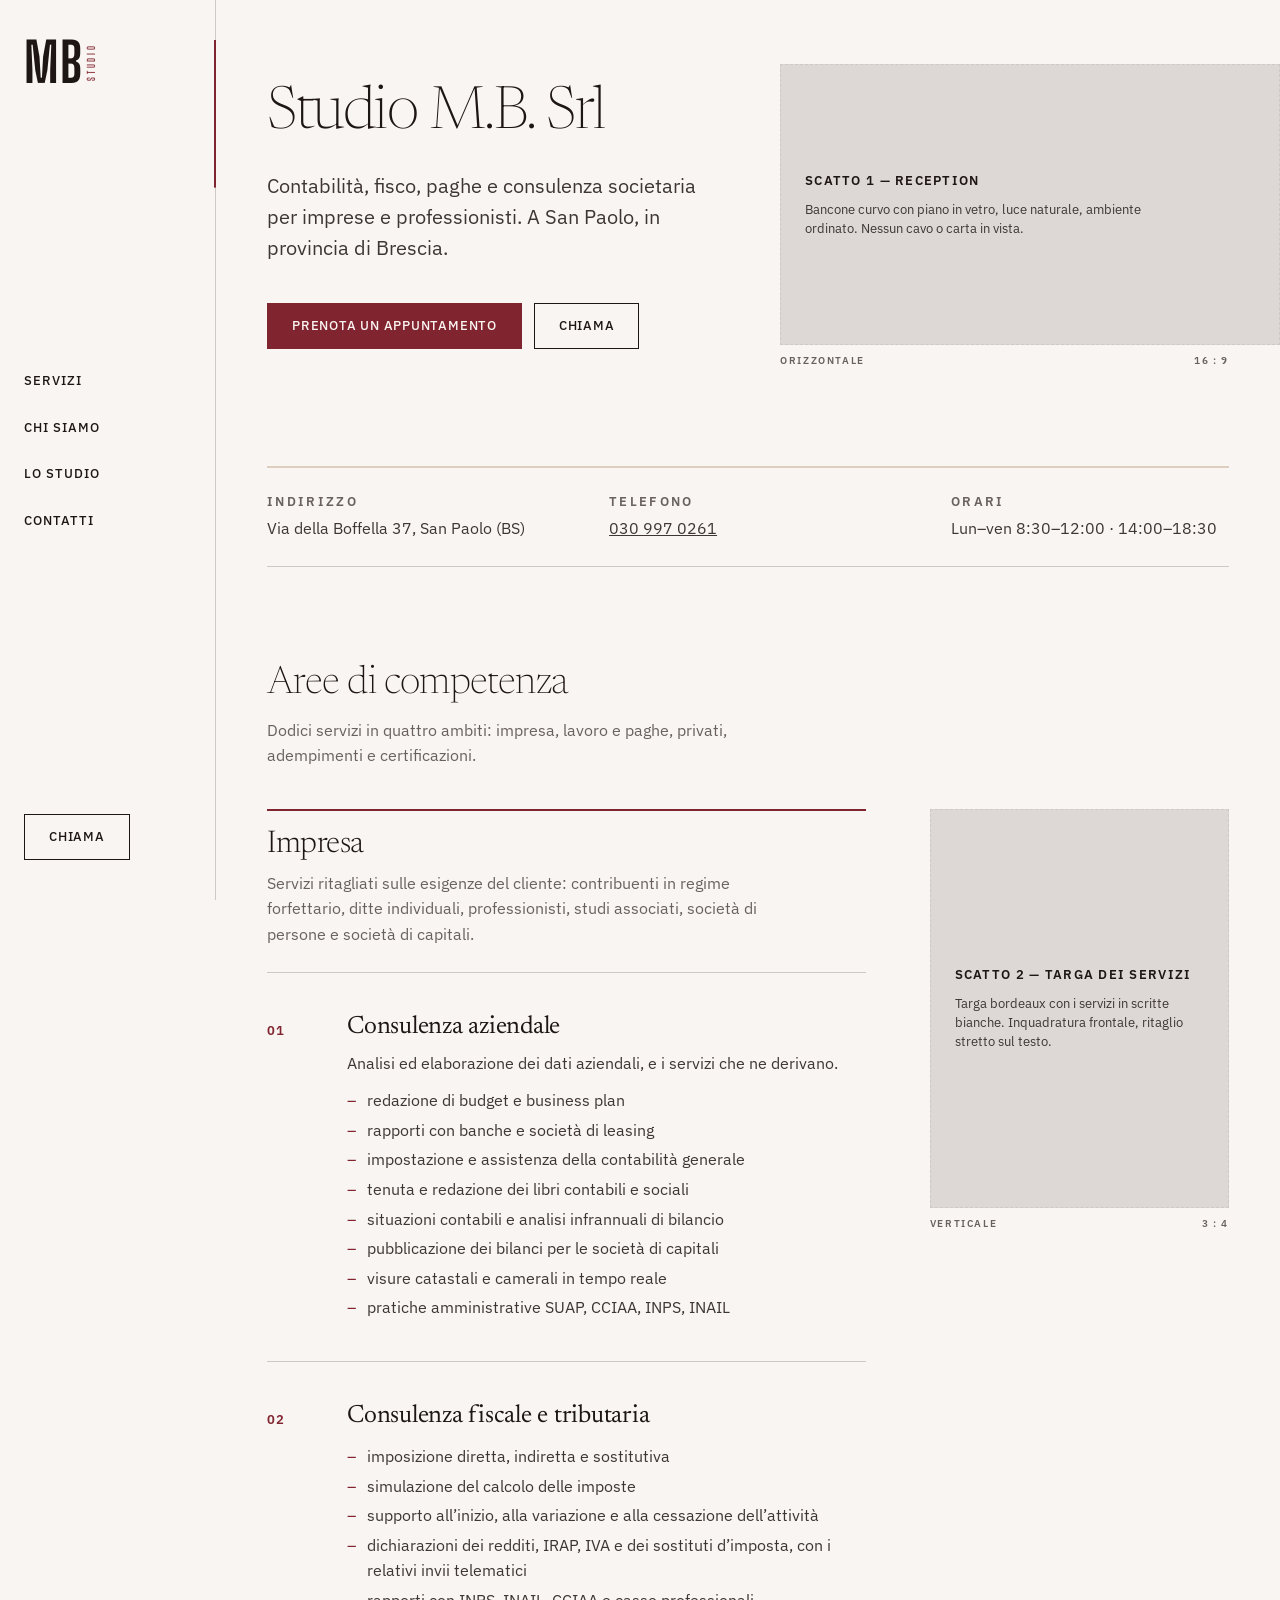
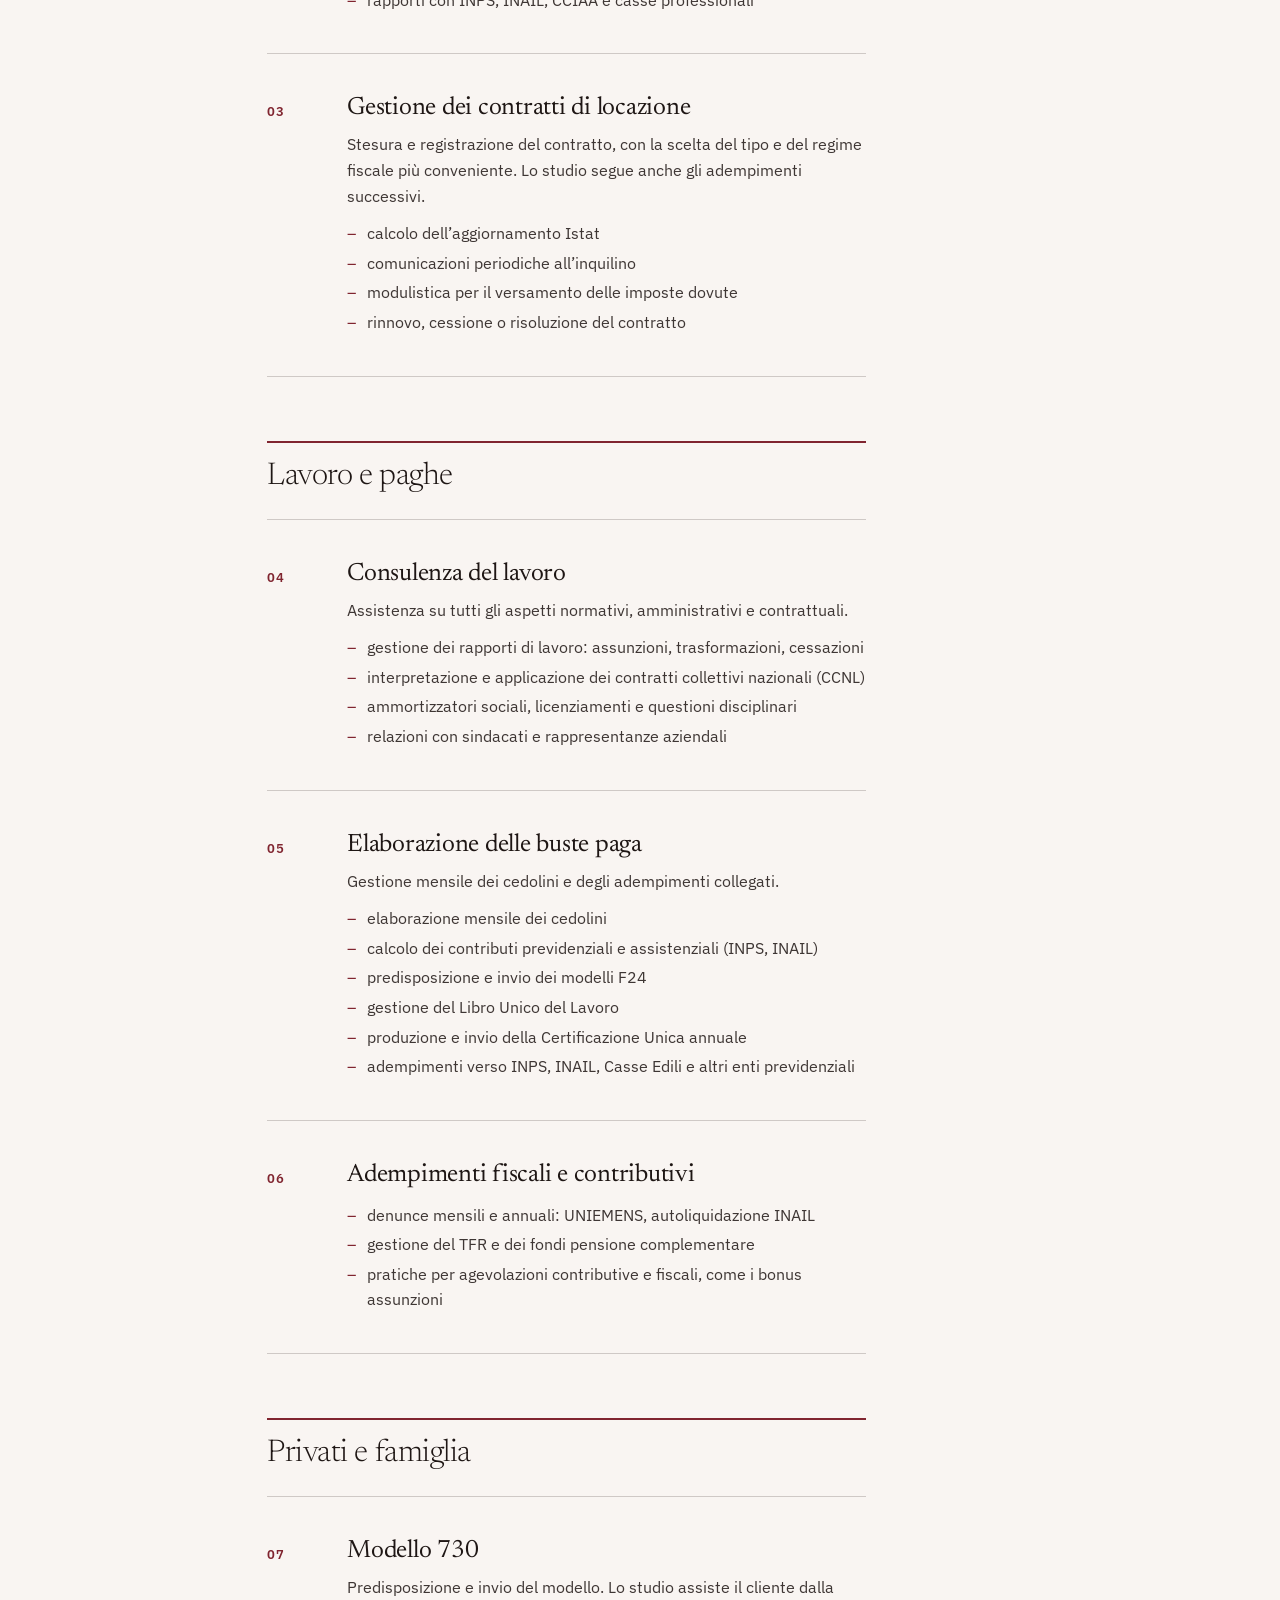
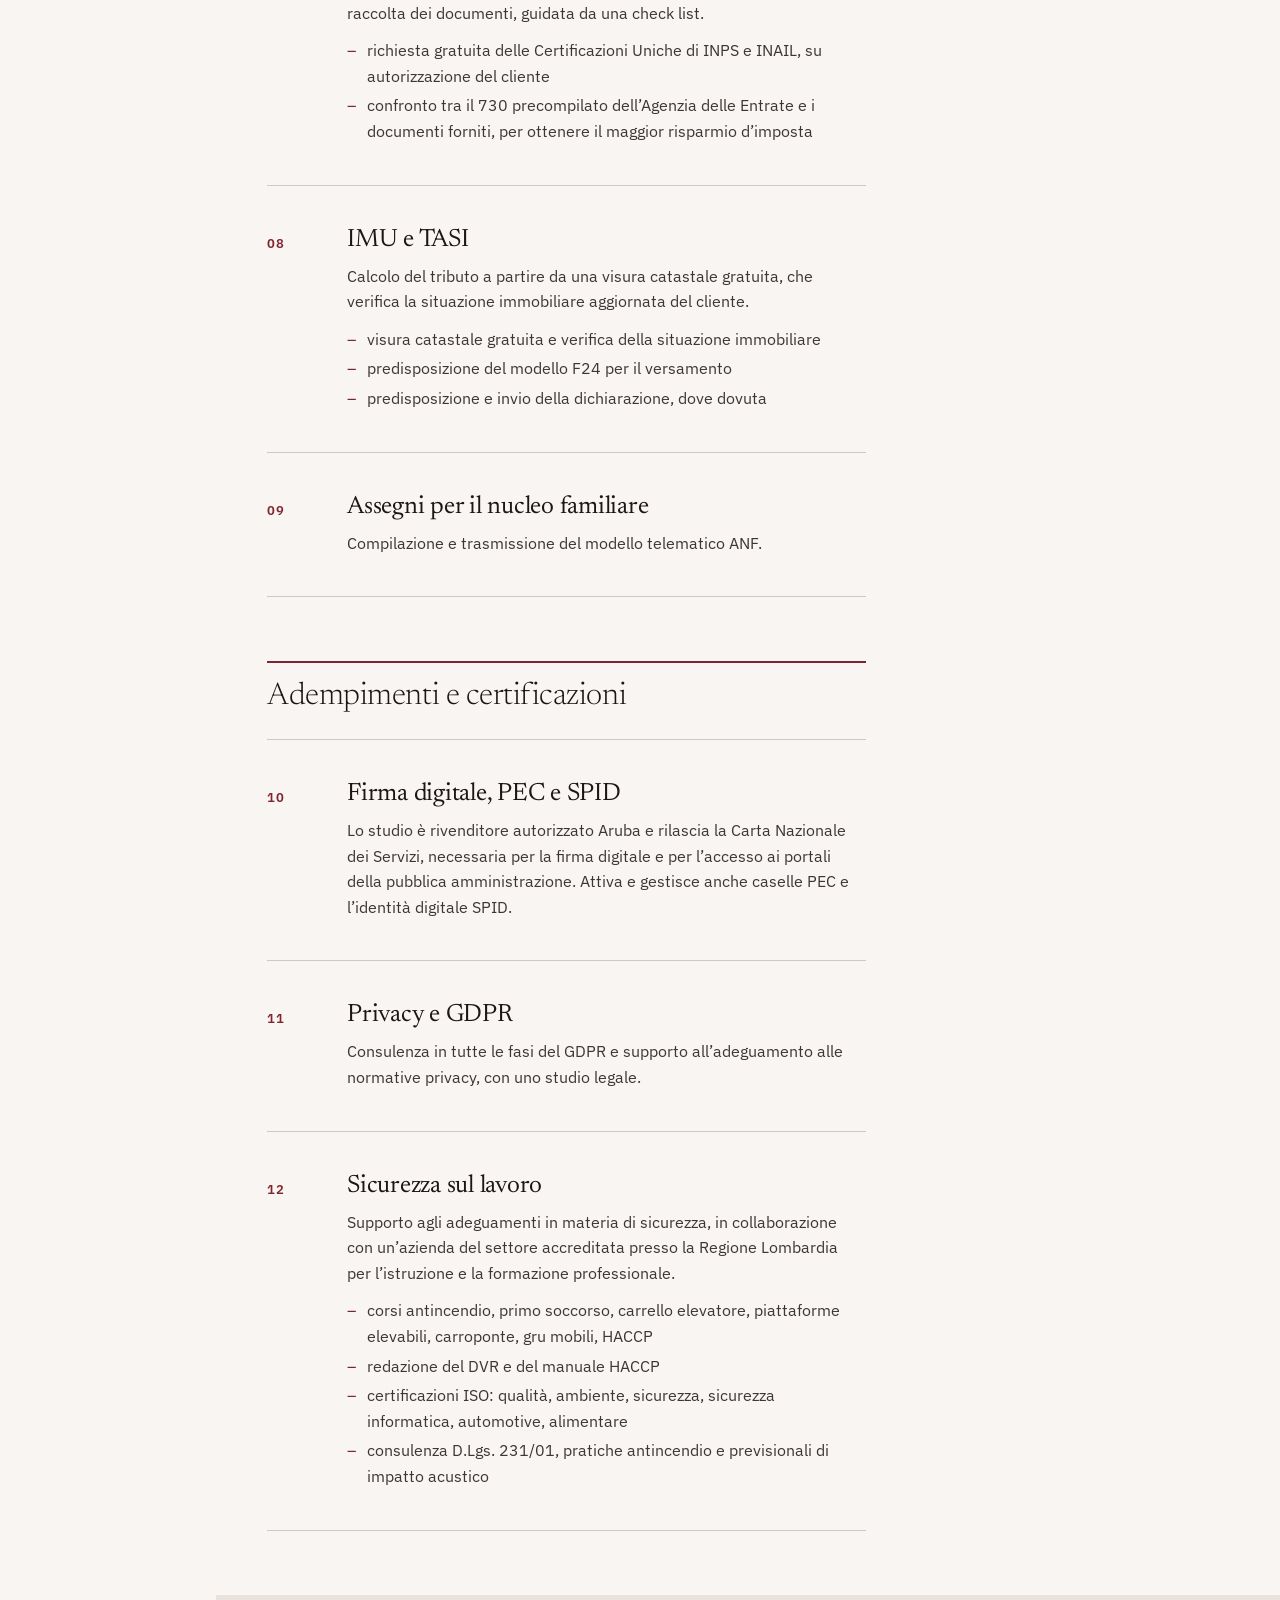
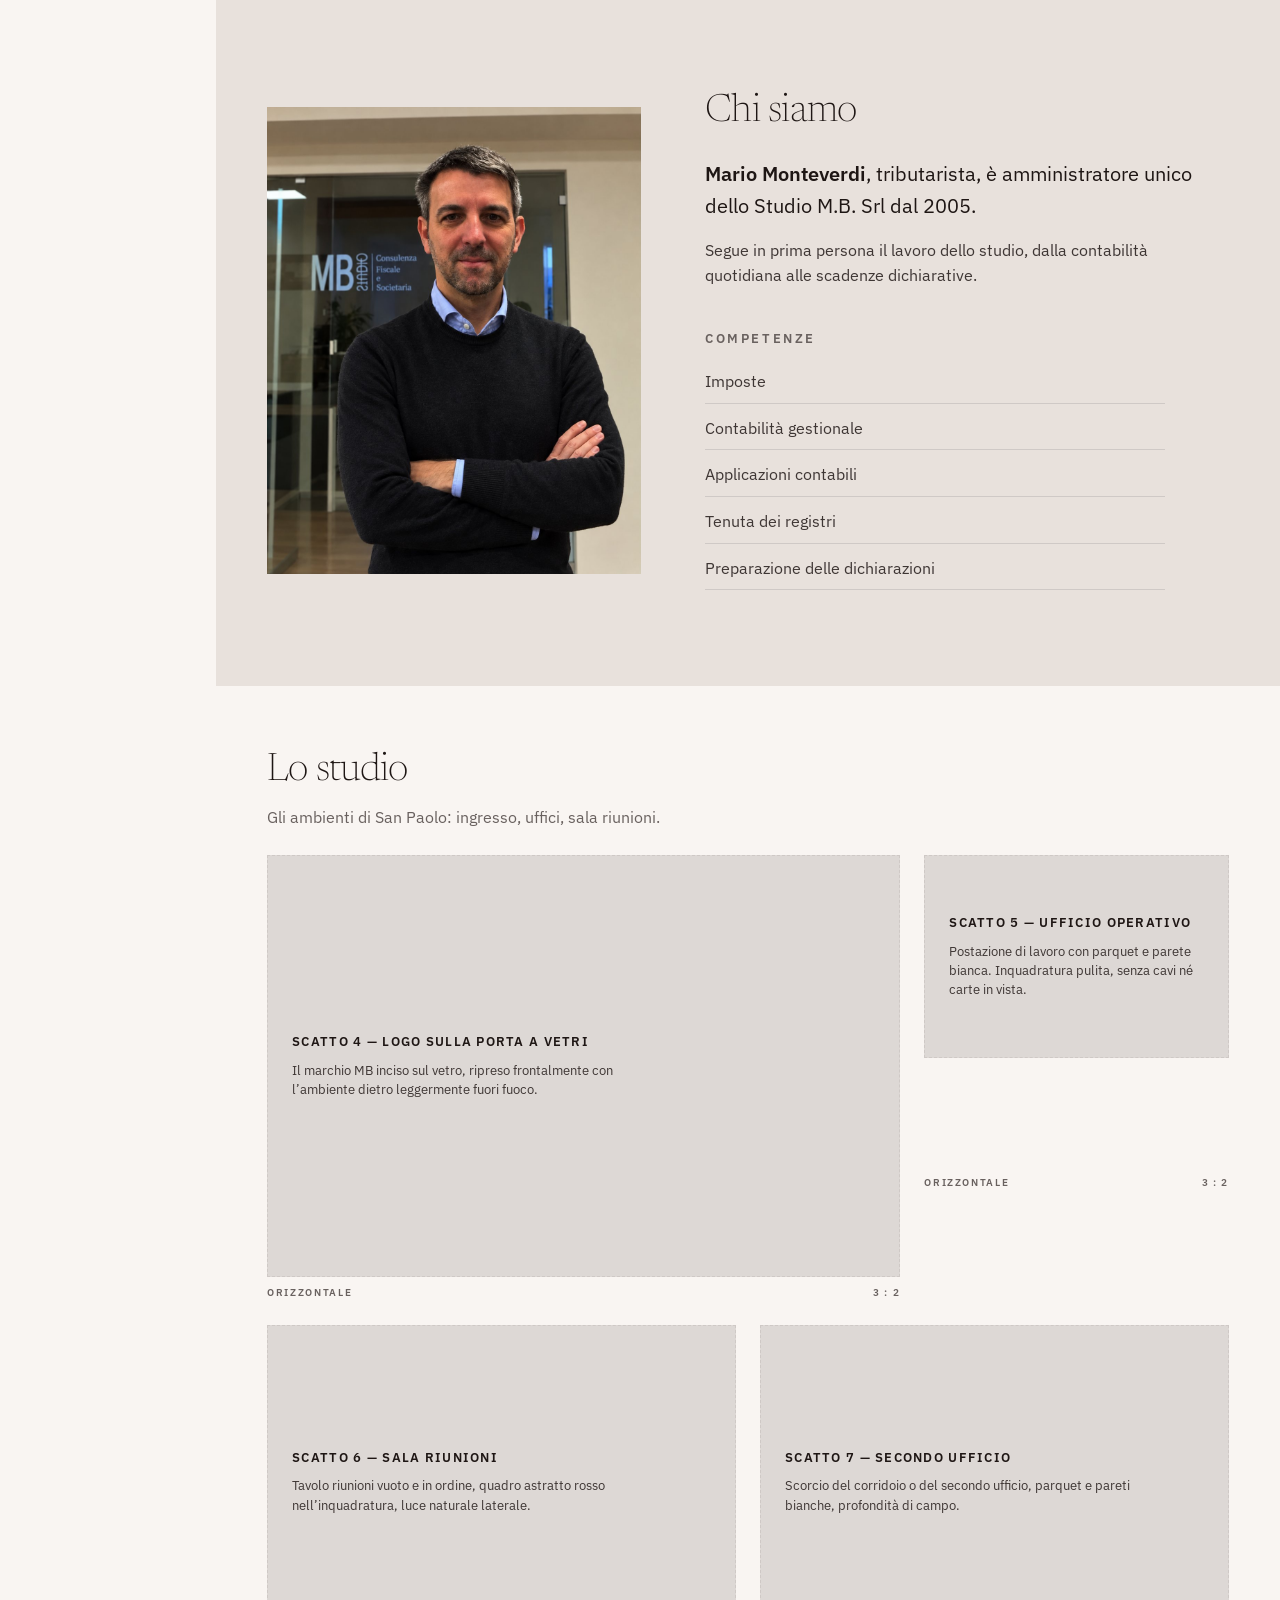
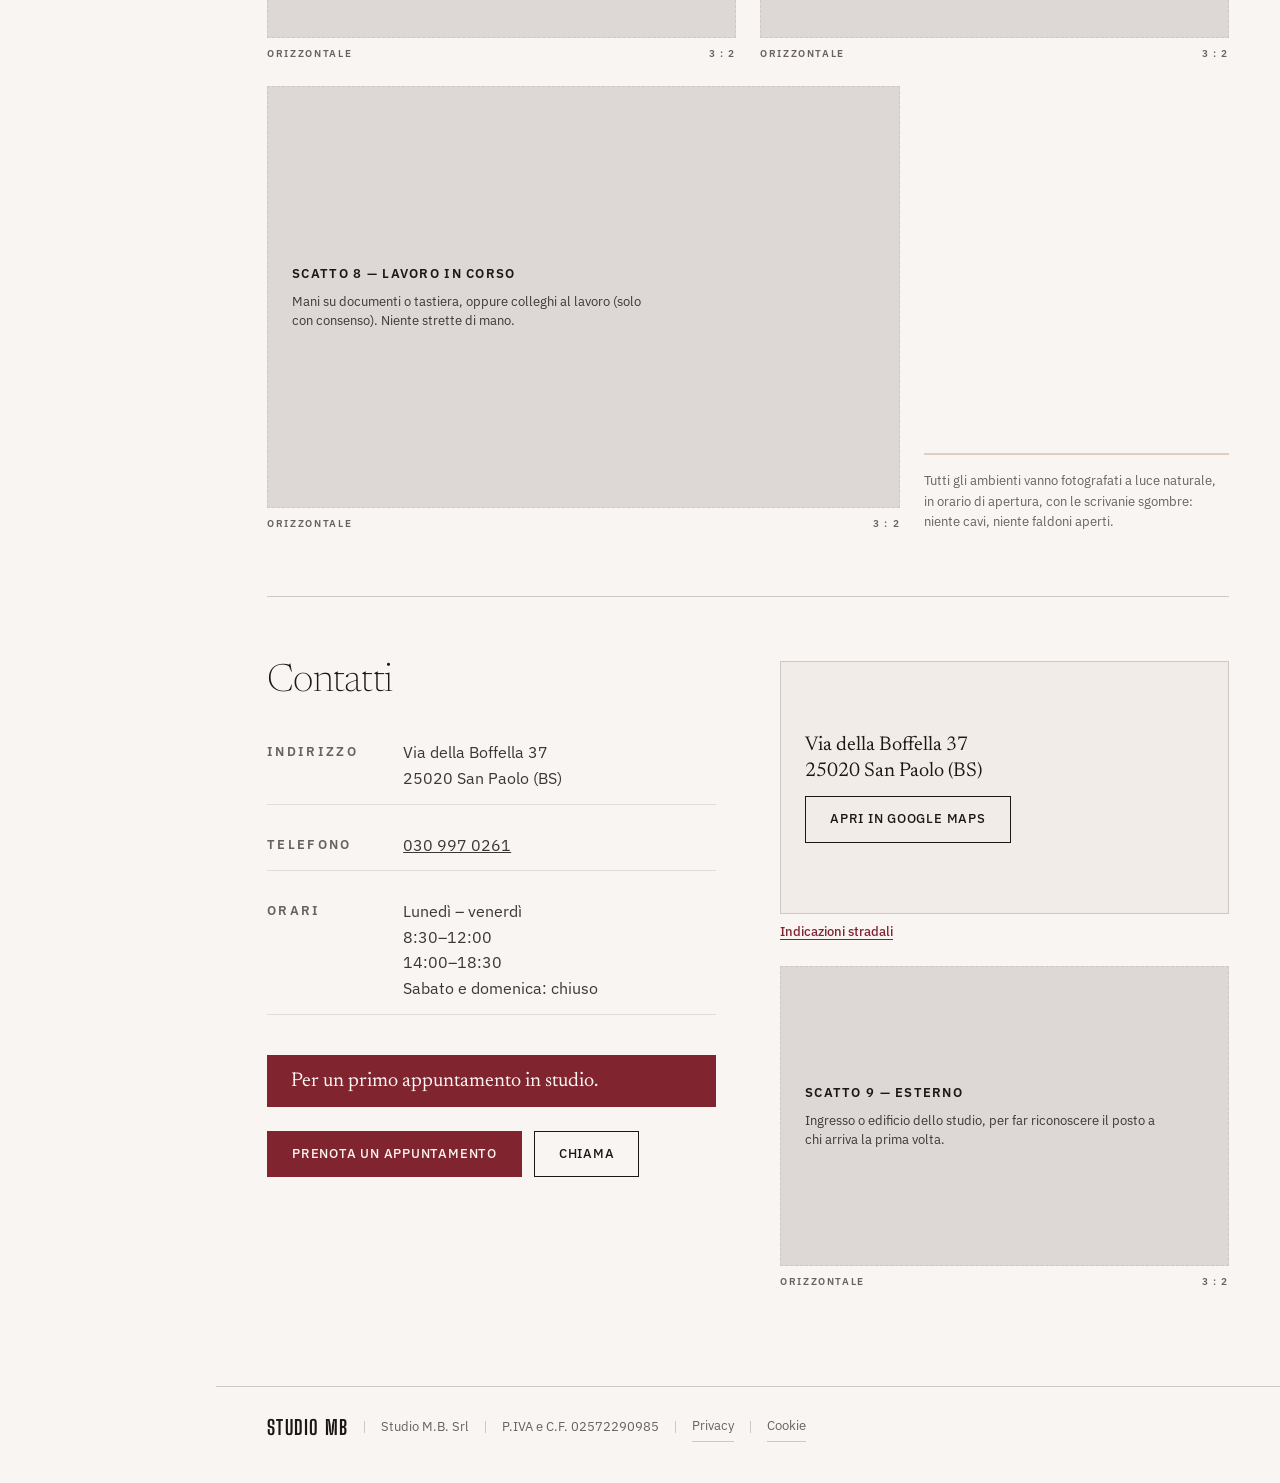
<file: siti/studio-mb/index.html>
<!DOCTYPE html>
<html lang="it">
<head>
<meta charset="utf-8">
<meta name="viewport" content="width=device-width, initial-scale=1, viewport-fit=cover">
<title>Studio M.B. Srl — San Paolo (Brescia)</title>
<meta name="description" content="Studio M.B. Srl, San Paolo (Brescia): consulenza aziendale, fiscale e tributaria, consulenza del lavoro e buste paga, modello 730, IMU, contratti di locazione, firma digitale, PEC e SPID, privacy e sicurezza sul lavoro.">
<link rel="preconnect" href="https://fonts.googleapis.com">
<link rel="preconnect" href="https://fonts.gstatic.com" crossorigin>
<link href="https://fonts.googleapis.com/css2?family=Big+Shoulders+Display:wght@600;700&family=IBM+Plex+Sans:wght@400;500;600&family=Newsreader:opsz,wght@6..72,200;6..72,300;6..72,400;6..72,500&display=swap" rel="stylesheet">
<link rel="stylesheet" href="tokens.css">
<link rel="stylesheet" href="styles.css">
</head>
<body>

<a class="skip" href="#apertura">Salta al contenuto</a>

<!-- ============ N3 · Rail laterale (barra in alto sotto i 68rem) ============ -->
<header class="rail">
  <div class="rail__brand">
    <!-- SEGNAPOSTO LOGO: il file definitivo sostituirà questo blocco di testo. -->
    <a class="wordmark" href="#apertura" aria-label="Studio M.B. Srl — torna all’inizio">
      <span class="wordmark__mb">MB</span>
      <span class="wordmark__studio">STUDIO</span>
    </a>
  </div>

  <nav class="rail__nav" aria-label="Sezioni del sito">
    <ul class="rail__list">
      <li><a class="rail__link" href="#servizi">Servizi</a></li>
      <li><a class="rail__link" href="#chi-siamo">Chi siamo</a></li>
      <li><a class="rail__link" href="#lo-studio">Lo studio</a></li>
      <li><a class="rail__link" href="#contatti">Contatti</a></li>
    </ul>
  </nav>

  <div class="rail__action">
    <a class="btn btn--line" href="tel:+390309970261" data-number="030 997 0261" aria-label="Chiama lo studio: 030 997 0261">Chiama</a>
  </div>
</header>

<main class="page">

  <!-- ============ Apertura · H2 diptych (testo 6 / foto 6, al vivo sul bordo destro) ============ -->
  <section class="opening" id="apertura">
    <div class="opening__text">
      <h1 class="opening__title" style="--i: 0">Studio M.B. Srl</h1>
      <p class="opening__lede" style="--i: 1">
        Contabilità, fisco, paghe e consulenza societaria per imprese e
        professionisti. A San Paolo, in provincia di Brescia.
      </p>
      <p class="opening__actions" style="--i: 2">
        <a class="btn btn--fill" href="#">Prenota un appuntamento</a>
        <a class="btn btn--line" href="tel:+390309970261" data-number="030 997 0261" aria-label="Chiama lo studio: 030 997 0261">Chiama</a>
      </p>
    </div>

    <!-- TODO fotografo — sostituire con lo scatto reale. Dimensione consigliata: 2400×1350 px -->
    <figure class="shot shot--169 opening__shot">
      <div class="shot__frame">
        <p class="shot__name">Scatto 1 — Reception</p>
        <p class="shot__brief">Bancone curvo con piano in vetro, luce naturale, ambiente ordinato. Nessun cavo o carta in vista.</p>
      </div>
      <figcaption class="shot__meta"><span>Orizzontale</span><span class="shot__ratio">16 : 9</span></figcaption>
    </figure>
  </section>

  <!-- ============ Striscia coordinate (dati da confermare) ============ -->
  <aside class="strip" aria-label="Coordinate dello studio">
    <dl class="strip__list">
      <div class="strip__item"><dt>Indirizzo</dt><dd>Via della Boffella&nbsp;37, San&nbsp;Paolo&nbsp;(BS)</dd></div>
      <div class="strip__item"><dt>Telefono</dt><dd><a href="tel:+390309970261">030 997 0261</a></dd></div>
      <div class="strip__item"><dt>Orari</dt><dd>Lun–ven 8:30–12:00 · 14:00–18:30</dd></div>
    </dl>
  </aside>

  <!-- ============ Aree di competenza · F3 prospetto tabellare, raggruppato ============ -->
  <section class="areas" id="servizi">
    <header class="head">
      <h2 class="head__title">Aree di competenza</h2>
      <p class="head__note">Dodici servizi in quattro ambiti: impresa, lavoro e paghe, privati, adempimenti e certificazioni.</p>
    </header>

    <div class="areas__body">
      <div class="areas__main">

        <!-- ---- Ambito 1 · Impresa ---- -->
        <section class="group" aria-labelledby="g-impresa">
          <h3 class="group__title" id="g-impresa">Impresa</h3>
          <p class="group__note">
            Servizi ritagliati sulle esigenze del cliente: contribuenti in regime
            forfettario, ditte individuali, professionisti, studi associati,
            società di persone e società di capitali.
          </p>

          <ol class="sheet">
            <li class="sheet__row">
              <span class="sheet__num">01</span>
              <div class="sheet__text">
                <h4 class="sheet__name">Consulenza aziendale</h4>
                <p class="sheet__desc">Analisi ed elaborazione dei dati aziendali, e i servizi che ne derivano.</p>
                <ul class="sheet__points">
                  <li>redazione di budget e business plan</li>
                  <li>rapporti con banche e società di leasing</li>
                  <li>impostazione e assistenza della contabilità generale</li>
                  <li>tenuta e redazione dei libri contabili e sociali</li>
                  <li>situazioni contabili e analisi infrannuali di bilancio</li>
                  <li>pubblicazione dei bilanci per le società di capitali</li>
                  <li>visure catastali e camerali in tempo reale</li>
                  <li>pratiche amministrative SUAP, CCIAA, INPS, INAIL</li>
                </ul>
              </div>
            </li>

            <li class="sheet__row">
              <span class="sheet__num">02</span>
              <div class="sheet__text">
                <h4 class="sheet__name">Consulenza fiscale e tributaria</h4>
                <ul class="sheet__points">
                  <li>imposizione diretta, indiretta e sostitutiva</li>
                  <li>simulazione del calcolo delle imposte</li>
                  <li>supporto all’inizio, alla variazione e alla cessazione dell’attività</li>
                  <li>dichiarazioni dei redditi, IRAP, IVA e dei sostituti d’imposta, con i relativi invii telematici</li>
                  <li>rapporti con INPS, INAIL, CCIAA e casse professionali</li>
                </ul>
              </div>
            </li>

            <li class="sheet__row">
              <span class="sheet__num">03</span>
              <div class="sheet__text">
                <h4 class="sheet__name">Gestione dei contratti di locazione</h4>
                <p class="sheet__desc">
                  Stesura e registrazione del contratto, con la scelta del tipo e del
                  regime fiscale più conveniente. Lo studio segue anche gli
                  adempimenti successivi.
                </p>
                <ul class="sheet__points">
                  <li>calcolo dell’aggiornamento Istat</li>
                  <li>comunicazioni periodiche all’inquilino</li>
                  <li>modulistica per il versamento delle imposte dovute</li>
                  <li>rinnovo, cessione o risoluzione del contratto</li>
                </ul>
              </div>
            </li>
          </ol>
        </section>

        <!-- ---- Ambito 2 · Lavoro e paghe ---- -->
        <section class="group" aria-labelledby="g-lavoro">
          <h3 class="group__title" id="g-lavoro">Lavoro e paghe</h3>

          <ol class="sheet">
            <li class="sheet__row">
              <span class="sheet__num">04</span>
              <div class="sheet__text">
                <h4 class="sheet__name">Consulenza del lavoro</h4>
                <p class="sheet__desc">Assistenza su tutti gli aspetti normativi, amministrativi e contrattuali.</p>
                <ul class="sheet__points">
                  <li>gestione dei rapporti di lavoro: assunzioni, trasformazioni, cessazioni</li>
                  <li>interpretazione e applicazione dei contratti collettivi nazionali (CCNL)</li>
                  <li>ammortizzatori sociali, licenziamenti e questioni disciplinari</li>
                  <li>relazioni con sindacati e rappresentanze aziendali</li>
                </ul>
              </div>
            </li>

            <li class="sheet__row">
              <span class="sheet__num">05</span>
              <div class="sheet__text">
                <h4 class="sheet__name">Elaborazione delle buste paga</h4>
                <p class="sheet__desc">Gestione mensile dei cedolini e degli adempimenti collegati.</p>
                <ul class="sheet__points">
                  <li>elaborazione mensile dei cedolini</li>
                  <li>calcolo dei contributi previdenziali e assistenziali (INPS, INAIL)</li>
                  <li>predisposizione e invio dei modelli F24</li>
                  <li>gestione del Libro Unico del Lavoro</li>
                  <li>produzione e invio della Certificazione Unica annuale</li>
                  <li>adempimenti verso INPS, INAIL, Casse Edili e altri enti previdenziali</li>
                </ul>
              </div>
            </li>

            <li class="sheet__row">
              <span class="sheet__num">06</span>
              <div class="sheet__text">
                <h4 class="sheet__name">Adempimenti fiscali e contributivi</h4>
                <ul class="sheet__points">
                  <li>denunce mensili e annuali: UNIEMENS, autoliquidazione INAIL</li>
                  <li>gestione del TFR e dei fondi pensione complementare</li>
                  <li>pratiche per agevolazioni contributive e fiscali, come i bonus assunzioni</li>
                </ul>
              </div>
            </li>
          </ol>
        </section>

        <!-- ---- Ambito 3 · Privati e famiglia ---- -->
        <section class="group" aria-labelledby="g-privati">
          <h3 class="group__title" id="g-privati">Privati e famiglia</h3>

          <ol class="sheet">
            <li class="sheet__row">
              <span class="sheet__num">07</span>
              <div class="sheet__text">
                <h4 class="sheet__name">Modello 730</h4>
                <p class="sheet__desc">
                  Predisposizione e invio del modello. Lo studio assiste il cliente
                  dalla raccolta dei documenti, guidata da una check list.
                </p>
                <ul class="sheet__points">
                  <li>richiesta gratuita delle Certificazioni Uniche di INPS e INAIL, su autorizzazione del cliente</li>
                  <li>confronto tra il 730 precompilato dell’Agenzia delle Entrate e i documenti forniti, per ottenere il maggior risparmio d’imposta</li>
                </ul>
              </div>
            </li>

            <li class="sheet__row">
              <span class="sheet__num">08</span>
              <div class="sheet__text">
                <h4 class="sheet__name">IMU e TASI</h4>
                <p class="sheet__desc">
                  Calcolo del tributo a partire da una visura catastale gratuita, che
                  verifica la situazione immobiliare aggiornata del cliente.
                </p>
                <ul class="sheet__points">
                  <li>visura catastale gratuita e verifica della situazione immobiliare</li>
                  <li>predisposizione del modello F24 per il versamento</li>
                  <li>predisposizione e invio della dichiarazione, dove dovuta</li>
                </ul>
              </div>
            </li>

            <li class="sheet__row">
              <span class="sheet__num">09</span>
              <div class="sheet__text">
                <h4 class="sheet__name">Assegni per il nucleo familiare</h4>
                <p class="sheet__desc">Compilazione e trasmissione del modello telematico ANF.</p>
              </div>
            </li>
          </ol>
        </section>

        <!-- ---- Ambito 4 · Adempimenti e certificazioni ---- -->
        <section class="group" aria-labelledby="g-adempimenti">
          <h3 class="group__title" id="g-adempimenti">Adempimenti e certificazioni</h3>

          <ol class="sheet">
            <li class="sheet__row">
              <span class="sheet__num">10</span>
              <div class="sheet__text">
                <h4 class="sheet__name">Firma digitale, PEC e SPID</h4>
                <p class="sheet__desc">
                  Lo studio è rivenditore autorizzato Aruba e rilascia la Carta
                  Nazionale dei Servizi, necessaria per la firma digitale e per
                  l’accesso ai portali della pubblica amministrazione. Attiva e
                  gestisce anche caselle PEC e l’identità digitale SPID.
                </p>
              </div>
            </li>

            <li class="sheet__row">
              <span class="sheet__num">11</span>
              <div class="sheet__text">
                <h4 class="sheet__name">Privacy e GDPR</h4>
                <p class="sheet__desc">
                  Consulenza in tutte le fasi del GDPR e supporto all’adeguamento
                  alle normative privacy, con uno studio legale.
                </p>
              </div>
            </li>

            <li class="sheet__row">
              <span class="sheet__num">12</span>
              <div class="sheet__text">
                <h4 class="sheet__name">Sicurezza sul lavoro</h4>
                <p class="sheet__desc">
                  Supporto agli adeguamenti in materia di sicurezza, in
                  collaborazione con un’azienda del settore accreditata presso la
                  Regione Lombardia per l’istruzione e la formazione professionale.
                </p>
                <ul class="sheet__points">
                  <li>corsi antincendio, primo soccorso, carrello elevatore, piattaforme elevabili, carroponte, gru mobili, HACCP</li>
                  <li>redazione del DVR e del manuale HACCP</li>
                  <li>certificazioni ISO: qualità, ambiente, sicurezza, sicurezza informatica, automotive, alimentare</li>
                  <li>consulenza D.Lgs. 231/01, pratiche antincendio e previsionali di impatto acustico</li>
                </ul>
              </div>
            </li>
          </ol>
        </section>

      </div>

      <!-- TODO fotografo — sostituire con lo scatto reale. Dimensione consigliata: 1200×1600 px -->
      <figure class="shot shot--34 areas__shot">
        <div class="shot__frame">
          <p class="shot__name">Scatto 2 — Targa dei servizi</p>
          <p class="shot__brief">Targa bordeaux con i servizi in scritte bianche. Inquadratura frontale, ritaglio stretto sul testo.</p>
        </div>
        <figcaption class="shot__meta"><span>Verticale</span><span class="shot__ratio">3 : 4</span></figcaption>
      </figure>
    </div>
  </section>

  <!-- ============ Chi siamo · diptych invertito (ritratto 5 / testo 7) ============ -->
  <section class="about" id="chi-siamo">
    <figure class="about__shot photo">
      <img class="photo__img"
           src="foto/ritratto-titolare.jpg"
           width="1078" height="1459" loading="lazy" decoding="async"
           alt="Mario Monteverdi, a braccia conserte, davanti alla porta a vetri dello studio con il logo MB.">
    </figure>

    <div class="about__text">
      <h2 class="about__title">Chi siamo</h2>
      <p class="about__lede">
        <strong>Mario Monteverdi</strong>, tributarista, è amministratore unico
        dello Studio M.B. Srl dal 2005.
      </p>
      <p class="about__body">
        Segue in prima persona il lavoro dello studio, dalla contabilità
        quotidiana alle scadenze dichiarative.
      </p>
      <h3 class="about__sub">Competenze</h3>
      <ul class="about__skills">
        <li>Imposte</li>
        <li>Contabilità gestionale</li>
        <li>Applicazioni contabili</li>
        <li>Tenuta dei registri</li>
        <li>Preparazione delle dichiarazioni</li>
      </ul>
    </div>
  </section>

  <!-- ============ Lo studio · galleria a campiture disuguali ============ -->
  <section class="rooms" id="lo-studio">
    <header class="head head--rooms">
      <h2 class="head__title">Lo studio</h2>
      <p class="head__note">Gli ambienti di San Paolo: ingresso, uffici, sala riunioni.</p>
    </header>

    <div class="rooms__grid">
      <!-- TODO fotografo — sostituire con lo scatto reale. Dimensione consigliata: 2400×1600 px -->
      <figure class="shot shot--32 rooms__a">
        <div class="shot__frame">
          <p class="shot__name">Scatto 4 — Logo sulla porta a vetri</p>
          <p class="shot__brief">Il marchio MB inciso sul vetro, ripreso frontalmente con l’ambiente dietro leggermente fuori fuoco.</p>
        </div>
        <figcaption class="shot__meta"><span>Orizzontale</span><span class="shot__ratio">3 : 2</span></figcaption>
      </figure>

      <!-- TODO fotografo — sostituire con lo scatto reale. Dimensione consigliata: 2400×1600 px -->
      <figure class="shot shot--32 rooms__b">
        <div class="shot__frame">
          <p class="shot__name">Scatto 5 — Ufficio operativo</p>
          <p class="shot__brief">Postazione di lavoro con parquet e parete bianca. Inquadratura pulita, senza cavi né carte in vista.</p>
        </div>
        <figcaption class="shot__meta"><span>Orizzontale</span><span class="shot__ratio">3 : 2</span></figcaption>
      </figure>

      <!-- TODO fotografo — sostituire con lo scatto reale. Dimensione consigliata: 2400×1600 px -->
      <figure class="shot shot--32 rooms__c">
        <div class="shot__frame">
          <p class="shot__name">Scatto 6 — Sala riunioni</p>
          <p class="shot__brief">Tavolo riunioni vuoto e in ordine, quadro astratto rosso nell’inquadratura, luce naturale laterale.</p>
        </div>
        <figcaption class="shot__meta"><span>Orizzontale</span><span class="shot__ratio">3 : 2</span></figcaption>
      </figure>

      <!-- TODO fotografo — sostituire con lo scatto reale. Dimensione consigliata: 2400×1600 px -->
      <figure class="shot shot--32 rooms__d">
        <div class="shot__frame">
          <p class="shot__name">Scatto 7 — Secondo ufficio</p>
          <p class="shot__brief">Scorcio del corridoio o del secondo ufficio, parquet e pareti bianche, profondità di campo.</p>
        </div>
        <figcaption class="shot__meta"><span>Orizzontale</span><span class="shot__ratio">3 : 2</span></figcaption>
      </figure>

      <!-- TODO fotografo — sostituire con lo scatto reale. Dimensione consigliata: 2400×1600 px -->
      <figure class="shot shot--32 rooms__e">
        <div class="shot__frame">
          <p class="shot__name">Scatto 8 — Lavoro in corso</p>
          <p class="shot__brief">Mani su documenti o tastiera, oppure colleghi al lavoro (solo con consenso). Niente strette di mano.</p>
        </div>
        <figcaption class="shot__meta"><span>Orizzontale</span><span class="shot__ratio">3 : 2</span></figcaption>
      </figure>
      <p class="rooms__note">
        Tutti gli ambienti vanno fotografati a luce naturale, in orario di
        apertura, con le scrivanie sgombre: niente cavi, niente faldoni aperti.
      </p>
    </div>
  </section>

  <!-- ============ Contatti · diptych (dati 6 / mappa + esterno 6) ============ -->
  <section class="contact" id="contatti">
    <div class="contact__data">
      <h2 class="contact__title">Contatti</h2>

      <dl class="contact__list">
        <div class="contact__item"><dt>Indirizzo</dt><dd>Via della Boffella&nbsp;37<br>25020 San&nbsp;Paolo&nbsp;(BS)</dd></div>
        <div class="contact__item"><dt>Telefono</dt><dd><a href="tel:+390309970261">030 997 0261</a></dd></div>
        <div class="contact__item"><dt>Orari</dt><dd>Lunedì – venerdì<br>8:30–12:00<br>14:00–18:30<br>Sabato e domenica: chiuso</dd></div>
      </dl>

      <p class="plate"><span class="plate__line">Per un primo appuntamento in studio.</span></p>
      <p class="contact__actions">
        <a class="btn btn--fill" href="#">Prenota un appuntamento</a>
        <a class="btn btn--line" href="tel:+390309970261" data-number="030 997 0261" aria-label="Chiama lo studio: 030 997 0261">Chiama</a>
      </p>
    </div>

    <div class="contact__media">
      <!-- Mappa: si apre su Google Maps in una nuova scheda. La pagina non
           incorpora niente da Google, quindi niente cookie di terze parti.
           Quando arriva lo screenshot della zona, prende il posto del pannello. -->
      <figure class="map">
        <div class="map__frame">
          <div class="map__consent">
            <p class="map__addr">Via della Boffella&nbsp;37<br>25020 San&nbsp;Paolo&nbsp;(BS)</p>
            <a class="btn btn--line" href="https://www.google.com/maps/search/?api=1&amp;query=Via+della+Boffella+37%2C+25020+San+Paolo+BS" target="_blank" rel="noopener">Apri in Google Maps</a>
          </div>
        </div>
        <figcaption class="map__meta">
          <a class="map__link" href="https://www.google.com/maps/dir/?api=1&amp;destination=Via+della+Boffella+37%2C+25020+San+Paolo+BS" target="_blank" rel="noopener">Indicazioni stradali</a>
        </figcaption>
      </figure>

      <!-- TODO fotografo — sostituire con lo scatto reale. Dimensione consigliata: 2400×1600 px -->
      <figure class="shot shot--32">
        <div class="shot__frame">
          <p class="shot__name">Scatto 9 — Esterno</p>
          <p class="shot__brief">Ingresso o edificio dello studio, per far riconoscere il posto a chi arriva la prima volta.</p>
        </div>
        <figcaption class="shot__meta"><span>Orizzontale</span><span class="shot__ratio">3 : 2</span></figcaption>
      </figure>
    </div>
  </section>

</main>

<!-- ============ Ft2 · riga unica ============ -->
<footer class="foot">
  <p class="foot__line">
    <span class="foot__mark">STUDIO MB</span>
    <span class="foot__sep" aria-hidden="true"></span>
    <span>Studio M.B. Srl</span>
    <span class="foot__sep" aria-hidden="true"></span>
    <span>P.IVA e C.F. 02572290985</span>
    <span class="foot__sep" aria-hidden="true"></span>
    <a class="foot__link" href="#">Privacy</a>
    <span class="foot__sep" aria-hidden="true"></span>
    <a class="foot__link" href="#">Cookie</a>
  </p>
</footer>

<script>
  // Su computer non c’è un telefono da aprire: i link tel: non compongono, e i
  // bottoni "Chiama" mostrano il numero al posto della scritta.
  if (window.matchMedia('(hover: hover) and (pointer: fine)').matches) {
    document.querySelectorAll('a[href^="tel:"]').forEach(function (link) {
      link.addEventListener('click', function (event) {
        event.preventDefault();
        if (link.dataset.number && !link.classList.contains('is-revealed')) {
          link.textContent = link.dataset.number;
          link.classList.add('is-revealed');
        }
      });
    });
  }
</script>

</body>
</html>
</file>
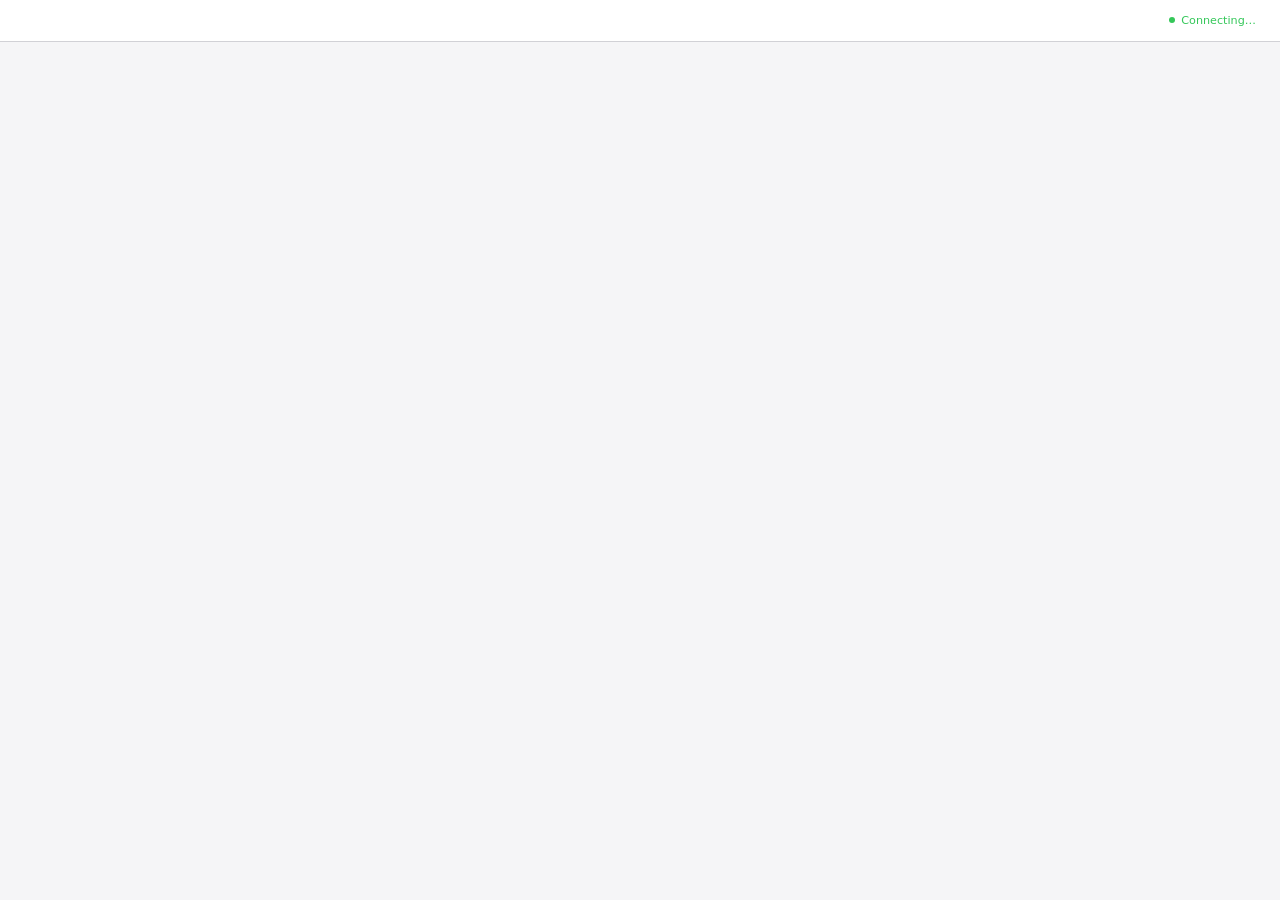
<file: .claude/skills/brainstorming/scripts/frame-template.html>
<!DOCTYPE html>
<html>
<head>
  <meta charset="utf-8">
  <title>Superpowers Brainstorming</title>
  <style>
    /*
     * BRAINSTORM COMPANION FRAME TEMPLATE
     *
     * This template provides a consistent frame with:
     * - OS-aware light/dark theming
     * - Header branding and connection status
     * - Scrollable main content area
     * - CSS helpers for common UI patterns
     *
     * Content is injected via placeholder comment in #frame-content.
     */

    * { box-sizing: border-box; margin: 0; padding: 0; }
    html, body { height: 100%; overflow: hidden; }

    /* ===== THEME VARIABLES ===== */
    :root {
      --bg-primary: #f5f5f7;
      --bg-secondary: #ffffff;
      --bg-tertiary: #e5e5e7;
      --border: #d1d1d6;
      --text-primary: #1d1d1f;
      --text-secondary: #86868b;
      --text-tertiary: #aeaeb2;
      --accent: #0071e3;
      --accent-hover: #0077ed;
      --success: #34c759;
      --warning: #ff9f0a;
      --error: #ff3b30;
      --selected-bg: #e8f4fd;
      --selected-border: #0071e3;
    }

    @media (prefers-color-scheme: dark) {
      :root {
        --bg-primary: #1d1d1f;
        --bg-secondary: #2d2d2f;
        --bg-tertiary: #3d3d3f;
        --border: #424245;
        --text-primary: #f5f5f7;
        --text-secondary: #86868b;
        --text-tertiary: #636366;
        --accent: #0a84ff;
        --accent-hover: #409cff;
        --selected-bg: rgba(10, 132, 255, 0.15);
        --selected-border: #0a84ff;
      }
    }

    body {
      font-family: system-ui, -apple-system, BlinkMacSystemFont, sans-serif;
      background: var(--bg-primary);
      color: var(--text-primary);
      display: flex;
      flex-direction: column;
      line-height: 1.5;
    }

    /* ===== FRAME STRUCTURE ===== */
    .brand { display: flex; align-items: center; min-width: 0; overflow: hidden; color: var(--text-secondary); line-height: 1; }
    .brand a { color: inherit; text-decoration: none; display: flex; align-items: center; gap: 0.5rem; min-width: 0; max-width: 100%; line-height: 1; }
    .brand-copy { display: block; min-width: 0; overflow: hidden; text-overflow: ellipsis; white-space: nowrap; line-height: 1; transform: translateY(-1px); }
    .brand-logo { display: block; height: 1em; width: auto; max-width: 180px; flex-shrink: 0; filter: invert(1); }
    @media (prefers-color-scheme: dark) {
      .brand-logo { filter: none; }
    }
    .status { font-size: 0.7rem; color: var(--status-color, var(--success)); display: flex; align-items: center; gap: 0.4rem; justify-self: end; white-space: nowrap; line-height: 1; }
    .status::before { content: ''; width: 6px; height: 6px; background: var(--status-color, var(--success)); border-radius: 50%; }

    .main { flex: 1; overflow-y: auto; }
    #frame-content { padding: 2rem; min-height: 100%; }

    .header {
      background: var(--bg-secondary);
      border-bottom: 1px solid var(--border);
      padding: 0.5rem 1.5rem;
      flex-shrink: 0;
      display: grid;
      grid-template-columns: minmax(0, 1fr) auto;
      align-items: center;
      gap: 1rem;
      min-height: 42px;
    }
    .header .brand { justify-self: start; width: 100%; font-size: 0.75rem; line-height: 1; }
    .header .status { grid-column: 2; line-height: 1; }
    .header span {
      font-size: 0.75rem;
      color: var(--text-secondary);
    }
    .header .selected-text {
      color: var(--accent);
      font-weight: 500;
    }

    /* ===== TYPOGRAPHY ===== */
    h2 { font-size: 1.5rem; font-weight: 600; margin-bottom: 0.5rem; }
    h3 { font-size: 1.1rem; font-weight: 600; margin-bottom: 0.25rem; }
    .subtitle { color: var(--text-secondary); margin-bottom: 1.5rem; }
    .section { margin-bottom: 2rem; }
    .label { font-size: 0.7rem; color: var(--text-secondary); text-transform: uppercase; letter-spacing: 0.05em; margin-bottom: 0.5rem; }

    /* ===== OPTIONS (for A/B/C choices) ===== */
    .options { display: flex; flex-direction: column; gap: 0.75rem; }
    .option {
      background: var(--bg-secondary);
      border: 2px solid var(--border);
      border-radius: 12px;
      padding: 1rem 1.25rem;
      cursor: pointer;
      transition: all 0.15s ease;
      display: flex;
      align-items: flex-start;
      gap: 1rem;
    }
    .option:hover { border-color: var(--accent); }
    .option.selected { background: var(--selected-bg); border-color: var(--selected-border); }
    .option .letter {
      background: var(--bg-tertiary);
      color: var(--text-secondary);
      width: 1.75rem; height: 1.75rem;
      border-radius: 6px;
      display: flex; align-items: center; justify-content: center;
      font-weight: 600; font-size: 0.85rem; flex-shrink: 0;
    }
    .option.selected .letter { background: var(--accent); color: white; }
    .option .content { flex: 1; }
    .option .content h3 { font-size: 0.95rem; margin-bottom: 0.15rem; }
    .option .content p { color: var(--text-secondary); font-size: 0.85rem; margin: 0; }

    /* ===== CARDS (for showing designs/mockups) ===== */
    .cards { display: grid; grid-template-columns: repeat(auto-fit, minmax(280px, 1fr)); gap: 1rem; }
    .card {
      background: var(--bg-secondary);
      border: 1px solid var(--border);
      border-radius: 12px;
      overflow: hidden;
      cursor: pointer;
      transition: all 0.15s ease;
    }
    .card:hover { border-color: var(--accent); transform: translateY(-2px); box-shadow: 0 4px 12px rgba(0,0,0,0.1); }
    .card.selected { border-color: var(--selected-border); border-width: 2px; }
    .card-image { background: var(--bg-tertiary); aspect-ratio: 16/10; display: flex; align-items: center; justify-content: center; }
    .card-body { padding: 1rem; }
    .card-body h3 { margin-bottom: 0.25rem; }
    .card-body p { color: var(--text-secondary); font-size: 0.85rem; }

    /* ===== MOCKUP CONTAINER ===== */
    .mockup {
      background: var(--bg-secondary);
      border: 1px solid var(--border);
      border-radius: 12px;
      overflow: hidden;
      margin-bottom: 1.5rem;
    }
    .mockup-header {
      background: var(--bg-tertiary);
      padding: 0.5rem 1rem;
      font-size: 0.75rem;
      color: var(--text-secondary);
      border-bottom: 1px solid var(--border);
    }
    .mockup-body { padding: 1.5rem; }

    /* ===== SPLIT VIEW (side-by-side comparison) ===== */
    .split { display: grid; grid-template-columns: 1fr 1fr; gap: 1.5rem; }
    @media (max-width: 700px) { .split { grid-template-columns: 1fr; } }

    /* ===== PROS/CONS ===== */
    .pros-cons { display: grid; grid-template-columns: 1fr 1fr; gap: 1rem; margin: 1rem 0; }
    .pros, .cons { background: var(--bg-secondary); border-radius: 8px; padding: 1rem; }
    .pros h4 { color: var(--success); font-size: 0.85rem; margin-bottom: 0.5rem; }
    .cons h4 { color: var(--error); font-size: 0.85rem; margin-bottom: 0.5rem; }
    .pros ul, .cons ul { margin-left: 1.25rem; font-size: 0.85rem; color: var(--text-secondary); }
    .pros li, .cons li { margin-bottom: 0.25rem; }

    /* ===== PLACEHOLDER (for mockup areas) ===== */
    .placeholder {
      background: var(--bg-tertiary);
      border: 2px dashed var(--border);
      border-radius: 8px;
      padding: 2rem;
      text-align: center;
      color: var(--text-tertiary);
    }

    /* ===== INLINE MOCKUP ELEMENTS ===== */
    .mock-nav { background: var(--accent); color: white; padding: 0.75rem 1rem; display: flex; gap: 1.5rem; font-size: 0.9rem; }
    .mock-sidebar { background: var(--bg-tertiary); padding: 1rem; min-width: 180px; }
    .mock-content { padding: 1.5rem; flex: 1; }
    .mock-button { background: var(--accent); color: white; border: none; padding: 0.5rem 1rem; border-radius: 6px; font-size: 0.85rem; }
    .mock-input { background: var(--bg-primary); border: 1px solid var(--border); border-radius: 6px; padding: 0.5rem; width: 100%; }
  </style>
</head>
<body>
  <div class="header">
    <!-- BRANDING -->
    <div class="status">Connecting…</div>
  </div>

  <div class="main">
    <div id="frame-content">
      <!-- CONTENT -->
    </div>
  </div>

</body>
</html>
</file>
<file: esempi/studio-commercialista-redesign/tokens.css>
/* Hallmark · tokens · genre: editorial · theme: Atelier (quiet classical)
 * Paper band: light (warm off-white) · Display: classical-serif · Accent: oxblood (warm)
 * Two axes out of three move away from the Grid build this page was redesigned from:
 * display style (classical-serif, not grotesk-heavy) and accent hue (warm, not cool).
 */

:root {
  /* ---- Paper, ink, rules ------------------------------------------------ */
  --color-paper:      oklch(97%   0.010 75);
  --color-paper-2:    oklch(94.5% 0.012 75);
  --color-rule:       oklch(84%   0.012 70);
  --color-muted:      oklch(44%   0.012 60);
  --color-ink:        oklch(20%   0.014 55);

  /* ---- One accent, spent on the drop cap, the links and the focus ring --- */
  --color-accent:     oklch(40%   0.105 28);   /* oxblood — warm, unshouted */
  --color-accent-ink: oklch(97%   0.010 75);
  --color-focus:      oklch(40%   0.105 28);

  /* ---- Type: a pairing, where the Grid build ran one family -------------- */
  --font-display: "EB Garamond", "EB Garamond Fallback", Georgia, serif;
  --font-body:    "IBM Plex Sans", "IBM Plex Sans Fallback", system-ui, sans-serif;

  --text-xs:   0.75rem;
  --text-sm:   0.875rem;
  --text-base: 1.0625rem;    /* 17px — this page is meant to be read, not scanned */
  --text-md:   1.25rem;
  --text-lg:   1.5625rem;
  --text-xl:   1.9531rem;
  --text-2xl:  2.4414rem;
  --text-display: clamp(2rem, 3vw + 1rem, 3.0518rem);

  --lh-display: 1.14;
  --lh-body:    1.68;        /* Long Document asks for 1.65+ */
  --tracking-smallcaps: 0.07em;

  /* ---- Space (4pt scale) ------------------------------------------------ */
  --space-3xs: 0.125rem;
  --space-2xs: 0.25rem;
  --space-xs:  0.5rem;
  --space-sm:  0.75rem;
  --space-md:  1rem;
  --space-lg:  1.5rem;
  --space-xl:  2.5rem;
  --space-2xl: 4rem;
  --space-3xl: 6rem;
  --space-4xl: 9rem;

  /* ---- Shell ------------------------------------------------------------ */
  --measure:      62ch;      /* the prose column */
  --margin-col:   21ch;      /* the marginalia column beside it */
  --shell:        90ch;
  --page-gutter:  clamp(1rem, 5vw, 3rem);

  /* ---- Rules, radii ------------------------------------------------------ */
  --rule-hair: 1px;
  --rule-ink:  2px;
  --radius-card: 0;
  --shadow-card: none;

  /* ---- Motion: almost none. The document is simply there. ---------------- */
  --ease-out:    cubic-bezier(0.16, 1, 0.3, 1);
  --ease-in:     cubic-bezier(0.7, 0, 0.84, 0);
  --ease-in-out: cubic-bezier(0.65, 0, 0.35, 1);
  --dur-micro: 120ms;
  --dur-short: 200ms;
  --dur-long:  420ms;

  --z-base: 1;
}
</file>
<file: esempi/studio-commercialista-redesign/styles.css>
/* Hallmark · pre-emit critique: P5 H4 E5 S5 R5 V5
 *   (H4 — a run-in small-caps head is quieter than a section banner by design;
 *    the asterisms, the statement line and the uneven leading carry the rest.)
 *
 * Hallmark · verb: redesign · genre: editorial · macrostructure: Long Document
 * theme: Atelier · tone: austere-institutional (carried over, unchanged)
 * anchor hue: 28 (oxblood — warm, spent on the drop cap, the links and the ring)
 * enrichment: none — typography only
 * nav: N6 Newspaper masthead · footer: Ft1 Mast-headed
 * section head: S4 Inline no-break (run-in small caps)
 * C3 Typographic-link knobs: underline=double, arrow=none, hover=colour shift
 *   (the Grid build ran C3 at underline=solid-2px, arrow=chevron, hover=snap —
 *    same archetype, different knobs, per gate 32)
 *
 * Redesigned from: esempi/studio-commercialista/ (Marquee Hero · Grid · N9 · Ft4).
 * Structural distance, axis by axis:
 *   heading   giant lowercase grotesk slammed left  →  run-in small caps in the flow
 *   body      12-column ruled tabular index         →  one 62ch prose column
 *   divider   ink rules and a flooded plate         →  negative space and an asterism
 *   button    2px-underlined link with a chevron    →  double-underlined link mid-sentence
 *   image     constructed geometry, marks kit       →  none; a drop cap is the only figure
 *   reveal    hover row shift, arrow snap           →  none; the page is simply there
 *
 * Slop test · 58 / 58
 *   contrast: pass (40–41) · nav+footer+hero: pass (42–45) · honest: pass (46)
 *   chrome: pass (47) · tokens: pass (48) · icons: pass (30) · mobile: pass (34, 49, 50–57)
 *   gate 23 now passes outright: with the plate gone the accent is a drop cap,
 *   three underlines and a focus ring — well under 1% of any viewport.
 */

/* ---------------------------------------------------------------- reset -- */
*, *::before, *::after { box-sizing: border-box; }
html, body { overflow-x: clip; }
html { -webkit-text-size-adjust: 100%; }

body {
  margin: 0;
  background: var(--color-paper);
  color: var(--color-ink);
  font-family: var(--font-body);
  font-size: var(--text-base);
  line-height: var(--lh-body);
  font-weight: 400;
  -webkit-font-smoothing: antialiased;
  padding-inline: max(0px, env(safe-area-inset-left));
}

h1, h2 { margin: 0; font-style: normal; }
p, dl, dd, ol, ul { margin: 0; padding: 0; }
ul { list-style: none; }
a { color: inherit; }

:focus-visible {
  outline: var(--rule-ink) solid var(--color-focus);
  outline-offset: 3px;
}

.skip {
  position: absolute; inset-inline-start: -9999px; top: 0;
  background: var(--color-ink); color: var(--color-paper);
  padding: var(--space-sm) var(--space-md);
  font-size: var(--text-xs);
  font-variant-caps: all-small-caps; letter-spacing: var(--tracking-smallcaps);
}
.skip:focus { inset-inline-start: 0; }

/* ------------------------------------------------ N6 · newspaper masthead -- */
.mast {
  max-width: var(--shell);
  margin-inline: auto;
  padding: var(--space-xl) var(--page-gutter) 0;
  text-align: center;
}
.mast__line {
  font-family: var(--font-display);
  font-variant-caps: all-small-caps;
  letter-spacing: var(--tracking-smallcaps);
  font-size: var(--text-sm);
  color: var(--color-muted);
}
.mast__name {
  display: block;
  margin-block-start: var(--space-2xs);
  font-family: var(--font-display);
  font-weight: 500;
  font-size: var(--text-display);
  line-height: var(--lh-display);
  letter-spacing: 0.005em;
  text-decoration: none;
  overflow-wrap: anywhere;
  min-width: 0;
}
.mast__nav ul {
  display: flex;
  flex-wrap: wrap;
  justify-content: center;
  gap: var(--space-xs) var(--space-lg);
  margin-block-start: var(--space-md);
}
.mast__nav a {
  font-family: var(--font-display);
  font-variant-caps: all-small-caps;
  letter-spacing: var(--tracking-smallcaps);
  font-size: var(--text-sm);
  white-space: nowrap;
  text-decoration: none;
  border-bottom: var(--rule-hair) solid transparent;
  transition: color var(--dur-short) var(--ease-out),
              border-color var(--dur-short) var(--ease-out);
}
/* the double rule is the masthead's signature; it closes the chrome */
.mast__rule {
  border: 0;
  border-top: var(--rule-hair) solid var(--color-rule);
  border-bottom: var(--rule-hair) solid var(--color-rule);
  height: 3px;
  margin-block: var(--space-lg) 0;
}

/* ------------------------------------------------------- the document ---- */
#documento {
  max-width: var(--shell);
  margin-inline: auto;
  padding-inline: var(--page-gutter);
  padding-block: var(--space-3xl) var(--space-2xl);
}
.prose { max-width: var(--measure); }        /* flush left — the margin is the design */
.prose > p { margin-block-end: var(--space-lg); }

.lede { font-size: var(--text-md); line-height: 1.5; }
.lede::first-letter {
  float: left;
  font-family: var(--font-display);
  font-weight: 500;
  font-size: 4.2em;
  line-height: 0.78;
  color: var(--color-accent);
  padding-inline-end: 0.07em;
  padding-block-start: 0.04em;
}

/* S4 · run-in — the head emerges from the flow instead of announcing a section */
.run-in {
  font-family: var(--font-display);
  font-weight: 600;
  font-size: var(--text-md);
  font-variant-caps: all-small-caps;
  letter-spacing: var(--tracking-smallcaps);
  margin-block: var(--space-2xl) var(--space-md);
  scroll-margin-block-start: var(--space-lg);
  overflow-wrap: anywhere;
  min-width: 0;
}
.prose > .run-in:first-of-type { margin-block-start: var(--space-xl); }

/* the one line the page would keep if it could keep only one */
.statement {
  font-family: var(--font-display);
  font-weight: 500;
  font-size: var(--text-xl);
  line-height: 1.22;
  text-wrap: balance;
  max-width: 26ch;
  margin-block: var(--space-xl) var(--space-lg);
}

.asterism {
  font-family: var(--font-display);
  font-size: var(--text-lg);
  line-height: 1;
  color: var(--color-muted);
  text-align: center;
  letter-spacing: 0.7em;
  text-indent: 0.7em;        /* the tracking is trailing; pull the group back to centre */
  margin-block: var(--space-2xl);
  user-select: none;
}

/* the six areas, set as a definition list inside the measure — no table, no cards */
.areas dt {
  font-family: var(--font-display);
  font-weight: 600;
  font-size: var(--text-md);
  margin-block-start: var(--space-lg);
}
.areas dd { margin-block-start: var(--space-3xs); }
.cadence {
  font-family: var(--font-display);
  font-variant-caps: all-small-caps;
  letter-spacing: var(--tracking-smallcaps);
  color: var(--color-muted);
  white-space: nowrap;
}

/* four phases, genuinely ordinal, so the numerals earn their hanging indent */
.phases { counter-reset: phase; margin-block-start: var(--space-lg); }
.phases li {
  counter-increment: phase;
  position: relative;
  padding-inline-start: 3ch;
  margin-block-end: var(--space-lg);
  list-style: none;
}
.phases li::before {
  content: counter(phase) ".";
  position: absolute;
  inset-inline-start: 0;
  font-family: var(--font-display);
  font-weight: 600;
  font-size: var(--text-md);
  line-height: 1.35;
  color: var(--color-accent);
  font-variant-numeric: lining-nums tabular-nums;
}
.phases b { font-family: var(--font-display); font-weight: 600; font-size: var(--text-md); }

/* marginalia — the record and the coordinates, out of the reading line */
.note {
  margin-block: var(--space-lg);
  padding-block: var(--space-md);
  border-block: var(--rule-hair) solid var(--color-rule);
  font-size: var(--text-sm);
  line-height: 1.5;
  color: var(--color-muted);
}
.note dt {
  font-family: var(--font-display);
  font-variant-caps: all-small-caps;
  letter-spacing: var(--tracking-smallcaps);
  color: var(--color-ink);
}
.note dd { margin-block-end: var(--space-sm); }
.note dd:last-child { margin-block-end: 0; }

/* ------------------------------------------------------- link voices ----- */
.cta {
  color: var(--color-accent);
  text-decoration-line: underline;
  text-decoration-style: double;
  text-decoration-thickness: 1px;
  text-underline-offset: 0.2em;
  transition: color var(--dur-short) var(--ease-out);
}
.note a,
.colophon a {
  text-decoration-line: underline;
  text-decoration-thickness: 1px;
  text-underline-offset: 0.18em;
  text-decoration-color: var(--color-rule);
  transition: color var(--dur-short) var(--ease-out),
              text-decoration-color var(--dur-short) var(--ease-out);
}

/* ------------------------------------------------ Ft1 · mast-headed ------ */
.colophon {
  max-width: var(--shell);
  margin-inline: auto;
  margin-block-start: var(--space-2xl);
  padding: var(--space-xl) var(--page-gutter) var(--space-3xl);
  border-top: var(--rule-ink) solid var(--color-ink);
}
.colophon__band {
  display: flex;
  flex-wrap: wrap;
  align-items: baseline;
  gap: var(--space-xs) var(--space-xl);
}
.colophon__mark {
  font-family: var(--font-display);
  font-weight: 500;
  font-size: var(--text-lg);
  line-height: 1.2;
}
.colophon__tag { color: var(--color-muted); }
.colophon__links {
  display: flex;
  flex-wrap: wrap;
  gap: var(--space-md);
  margin-inline-start: auto;
}
.colophon__links a {
  font-family: var(--font-display);
  font-variant-caps: all-small-caps;
  letter-spacing: var(--tracking-smallcaps);
  white-space: nowrap;
}
.colophon__legal {
  margin-block-start: var(--space-lg);
  max-width: 72ch;
  font-size: var(--text-sm);
  line-height: 1.6;
  color: var(--color-muted);
}

/* ----------------------------------------------------------- motion ------ */
/* One primitive: links warm to the accent. Long Document reveals nothing. */
@media (hover: hover) and (pointer: fine) {
  .mast__nav a:hover { color: var(--color-accent); border-color: var(--color-accent); }
  .cta:hover,
  .note a:hover,
  .colophon a:hover { color: var(--color-accent); text-decoration-color: var(--color-accent); }
}
.mast__nav a:active,
.cta:active,
.note a:active,
.colophon a:active { color: var(--color-accent); }

@media (pointer: coarse) {
  .mast__nav a,
  .colophon__links a { display: inline-flex; align-items: center; min-height: 44px; }
}

::selection { background: var(--color-accent); color: var(--color-accent-ink); }

/* ------------------------------------------------------- breakpoints ----- */
@media (min-width: 62rem) {
  /* wide enough for the marginalia to leave the reading line and sit beside it */
  .note {
    float: right;
    clear: right;
    width: var(--margin-col);
    margin-inline-end: calc(-1 * (var(--margin-col) + 4ch));
    margin-block: var(--space-2xs) var(--space-lg);
    padding-block: var(--space-sm);
    border-block-width: var(--rule-hair);
  }
  #documento { padding-block: var(--space-4xl) var(--space-3xl); }
}

/* --------------------------------------------------- reduced motion ------ */
@media (prefers-reduced-motion: reduce) {
  html { scroll-behavior: auto; }
  *, *::before, *::after {
    animation-duration: 0.01ms !important;
    animation-iteration-count: 1 !important;
    transition-duration: 0.01ms !important;
  }
}
</file>
<file: esempi/studio-commercialista/tokens.css>
/* Hallmark · tokens · genre: editorial · theme: Grid (Swiss neo-grotesque)
 * Paper band: light (cool near-white) · Display: grotesk-heavy lowercase · Accent: ultramarine (cool)
 * Single signal ink per page. One family (Archivo) — Grid's own discipline.
 */

:root {
  /* ---- Paper, ink, rules ------------------------------------------------ */
  --color-paper:      oklch(99%   0.005 255);
  --color-paper-2:    oklch(97.2% 0.005 255);
  --color-paper-3:    oklch(94.5% 0.005 255);
  --color-rule:       oklch(88%   0.005 255);
  --color-rule-ink:   oklch(16%   0.010 255);
  --color-ink:        oklch(16%   0.010 255);
  --color-muted:      oklch(44%   0.008 255);

  /* ---- The one signal ink ---------------------------------------------- */
  --color-accent:     oklch(45%   0.190 264);   /* ultramarine — institutional */
  --color-accent-ink: oklch(99%   0.005 255);   /* type on the accent plate */
  --color-focus:      oklch(45%   0.190 264);

  /* ---- Type ------------------------------------------------------------- */
  --font-display: "Archivo", "Archivo Fallback", sans-serif;
  --font-body:    "Archivo", "Archivo Fallback", sans-serif;
  --display-weight: 800;
  --tracking-display: -0.045em;
  --tracking-label:    0.09em;

  --text-xs:   0.75rem;      /* 12px — label voice */
  --text-sm:   0.875rem;     /* 14px */
  --text-base: 1rem;         /* 16px */
  --text-md:   1.25rem;      /* 20px */
  --text-lg:   1.5625rem;    /* 25px */
  --text-xl:   1.9531rem;    /* 31px */
  --text-2xl:  2.4414rem;    /* 39px */
  --text-3xl:  3.0518rem;    /* 49px */
  --text-display:   clamp(2.75rem, 9vw, 5.25rem);
  --text-display-s: clamp(1.9531rem, 5vw, 3.0518rem);
  --text-numeral:   clamp(6rem, 17vw, 15rem);

  --lh-display: 0.9;
  --lh-body:    1.5;

  /* ---- Space (4pt scale) ------------------------------------------------ */
  --space-3xs: 0.125rem;
  --space-2xs: 0.25rem;
  --space-xs:  0.5rem;
  --space-sm:  0.75rem;
  --space-md:  1rem;
  --space-lg:  1.5rem;
  --space-xl:  2.5rem;
  --space-2xl: 4rem;
  --space-3xl: 6rem;
  --space-4xl: 9rem;

  /* ---- Shell ------------------------------------------------------------ */
  --shell: 1280px;
  --page-gutter: clamp(1rem, 4vw, 3.5rem);
  --measure: 62ch;

  /* ---- Rules, radii, elevation ------------------------------------------ */
  --rule-hair: 1px;
  --rule-ink:  2px;
  --rule-bar:  3px;
  --radius-card: 0;
  --shadow-card: none;

  /* ---- Motion ----------------------------------------------------------- */
  --ease-out:    cubic-bezier(0.16, 1, 0.3, 1);
  --ease-in:     cubic-bezier(0.7, 0, 0.84, 0);
  --ease-in-out: cubic-bezier(0.65, 0, 0.35, 1);
  --dur-micro: 120ms;
  --dur-short: 200ms;
  --dur-long:  420ms;

  /* ---- Depth order ------------------------------------------------------ */
  --z-base:    1;
  --z-raised:  10;
  --z-sticky:  200;
}
</file>
<file: esempi/studio-commercialista/styles.css>
/* Hallmark · pre-emit critique: P5 H5 E5 S5 R5 V4
 *   (V4 — first Hallmark build in this project, so there is no prior fingerprint
 *    to demonstrate structural distance against.)
 *
 * Hallmark · genre: editorial · macrostructure: Marquee Hero · theme: Grid
 * tone: austere-institutional · anchor hue: 264 (ultramarine — the one signal ink)
 * enrichment: none — typography + Grid marks kit (Tier A CSS geometry)
 * nav: N9 Edge-aligned minimal · footer: Ft4 Dense colophon
 * H1 Marquee knobs: size=display-capped, alignment=left-bias, underlay=ink rule on the next head
 * F3 Spec-sheet knobs: columns=3 (name/description/cadence), rules=every row, numbers=tabular
 * F4 Step knobs: numbering=01/02/03, layout=vertical stack, connector=none
 *
 * Deliberate reconciliations, both away from the theme and toward the universal rules:
 *   · Display capped at 5.25rem (typography.md) rather than Grid's 136px ceiling.
 *   · Single-family page (Archivo) is Grid's own discipline, not a default: the Swiss
 *     contrast comes from weight 400 vs 800, from scale and from tracking.
 *
 * Slop test · 57 / 58
 *   contrast: pass (40–41) · nav+footer+hero: pass (42–45) · honest: pass (46)
 *   chrome: pass (47) · tokens: pass (48) · icons: pass (30) · mobile: pass (34, 49, 50–57)
 *   gate 23 (accent under 5% of a viewport): open by design. The plate is Grid's
 *   mandated poster moment — one flooded band, ~6% of the page, ~30% of the one
 *   screen that holds it. Kept deliberately; noted rather than claimed as a pass.
 */

/* ---------------------------------------------------------------- reset -- */
*, *::before, *::after { box-sizing: border-box; }
html, body { overflow-x: clip; }
html { -webkit-text-size-adjust: 100%; scroll-behavior: smooth; }

body {
  margin: 0;
  background: var(--color-paper);
  color: var(--color-ink);
  font-family: var(--font-body);
  font-size: var(--text-base);
  line-height: var(--lh-body);
  font-weight: 400;
  -webkit-font-smoothing: antialiased;
  padding-inline: max(0px, env(safe-area-inset-left));
}

h1, h2, h3 { margin: 0; font-weight: var(--display-weight); font-style: normal; }
p { margin: 0; }
ol, ul, dl, dd { margin: 0; padding: 0; }
ol, ul { list-style: none; }

a { color: inherit; text-decoration: none; }

:focus-visible {
  outline: var(--rule-ink) solid var(--color-focus);
  outline-offset: 3px;
  /* never transitioned: the ring must be there the instant focus lands */
}

.skip {
  position: absolute; inset-inline-start: -9999px; top: 0;
  z-index: var(--z-sticky);
  background: var(--color-ink); color: var(--color-paper);
  padding: var(--space-sm) var(--space-md);
  font-size: var(--text-xs); letter-spacing: var(--tracking-label); text-transform: uppercase;
}
.skip:focus { inset-inline-start: 0; }

/* ------------------------------------------------------------ the sheet -- */
.band { position: relative; }

.band__shell,
.plate__shell,
.colophon__shell,
.nav__shell {
  position: relative;
  max-width: var(--shell);
  margin-inline: auto;
  padding-inline: var(--page-gutter);
}

/* THE ground: the exposed hairline column grid, painted behind everything.
   Four tracks on phones, twelve from the desktop baseline up. */
.rails {
  position: absolute;
  inset: 0 var(--page-gutter);
  z-index: 0;
  pointer-events: none;
  background-image: repeating-linear-gradient(to right,
    var(--color-rule) 0, var(--color-rule) 1px,
    transparent 1px, transparent calc(100% / 4));
}
.band__shell > *:not(.rails),
.plate__shell > *:not(.rails),
.colophon__shell > *:not(.rails) { position: relative; z-index: var(--z-base); }
/* the cropped numeral is the one thing that leaves the flow — it hangs past the band */
.plate__shell > .plate__numeral { position: absolute; z-index: 0; }

/* -------------------------------------------------------------- the kit -- */
.period {
  display: inline-block;
  width: 0.52em; height: 0.52em;
  background: currentColor;
  margin-inline-start: 0.1em;
  vertical-align: baseline;
}
.period--accent { background: var(--color-accent); }
.period--paper  { background: var(--color-accent-ink); }

.arrow {
  display: inline-block;
  width: 0.4em; height: 0.4em;
  border-top: var(--rule-ink) solid currentColor;
  border-inline-end: var(--rule-ink) solid currentColor;
  transform: rotate(45deg);
  margin-inline-start: 0.65em;
  transition: transform var(--dur-short) var(--ease-out);
}

.label {
  font-size: var(--text-xs);
  font-weight: 600;
  letter-spacing: var(--tracking-label);
  text-transform: uppercase;
  color: var(--color-muted);
  font-variant-numeric: tabular-nums;
}

/* ------------------------------------------------- N9 · edge-aligned nav -- */
.nav { border-bottom: var(--rule-hair) solid var(--color-rule); }
.nav__shell {
  display: flex;
  align-items: center;
  justify-content: space-between;
  gap: var(--space-md);
  padding-block: var(--space-md);
}
.nav__wordmark {
  font-weight: 800;
  font-size: var(--text-base);
  letter-spacing: -0.03em;
  text-transform: lowercase;
  white-space: nowrap;
}
.nav__cta {
  display: inline-flex; align-items: center;
  font-size: var(--text-xs); font-weight: 600;
  letter-spacing: var(--tracking-label); text-transform: uppercase;
  white-space: nowrap;
  border-bottom: var(--rule-ink) solid transparent;
  padding-bottom: var(--space-3xs);
  transition: border-color var(--dur-short) var(--ease-out), color var(--dur-short) var(--ease-out);
}

/* ------------------------------------------------------ H1 · the marquee -- */
.hero .band__shell {
  display: flex;
  flex-direction: column;
  justify-content: flex-end;
  min-height: 72dvh;
  padding-block: var(--space-xl) var(--space-3xl);
}
.hero__display {
  font-family: var(--font-display);
  font-size: var(--text-display);
  line-height: var(--lh-display);
  letter-spacing: var(--tracking-display);
  text-transform: lowercase;
  overflow-wrap: anywhere;
  min-width: 0;
  max-width: 15ch;
}
.hero__folio {
  display: flex;
  flex-wrap: wrap;
  gap: var(--space-xs) var(--space-xl);
  margin-top: var(--space-2xl);
  padding-top: var(--space-sm);
  border-top: var(--rule-hair) solid var(--color-rule);
}

/* ------------------------------------------------------- section heading -- */
.head {
  border-top: var(--rule-ink) solid var(--color-rule-ink);
  padding-top: var(--space-md);
  margin-bottom: var(--space-2xl);
}
.head h2 {
  font-family: var(--font-display);
  font-size: var(--text-display-s);
  line-height: 0.95;
  letter-spacing: var(--tracking-display);
  text-transform: lowercase;
  overflow-wrap: anywhere;
  min-width: 0;
}
.head__note {
  margin-top: var(--space-md);
  max-width: 46ch;
  color: var(--color-muted);
}

/* --------------------------------------------- F3 · tabular spec sheet --- */
.aree .band__shell  { padding-block: var(--space-3xl) var(--space-4xl); }
.spec { border-top: var(--rule-hair) solid var(--color-rule); }
.spec__row {
  display: grid;
  gap: var(--space-2xs) var(--space-lg);
  padding-block: var(--space-lg);
  border-bottom: var(--rule-hair) solid var(--color-rule);
  transition: background-color var(--dur-short) var(--ease-out);
}
.spec__name {
  font-size: var(--text-md);
  font-weight: 700;
  letter-spacing: -0.02em;
  transition: transform var(--dur-short) var(--ease-out);
}
.spec__body { color: var(--color-muted); max-width: 52ch; }

/* ------------------------------------------------------------ the plate -- */
.plate {
  background: var(--color-accent);
  color: var(--color-accent-ink);
  position: relative;
  overflow: clip;
}
.plate__shell { padding-block: clamp(var(--space-2xl), 9vw, var(--space-4xl)); }
.rails--onplate {
  background-image: repeating-linear-gradient(to right,
    color-mix(in oklab, var(--color-accent-ink) 16%, transparent) 0,
    color-mix(in oklab, var(--color-accent-ink) 16%, transparent) 1px,
    transparent 1px, transparent calc(100% / 4));
}
.plate__numeral {
  position: absolute;
  inset-inline-end: var(--page-gutter);
  bottom: -0.14em;
  z-index: 0;
  font-size: var(--text-numeral);
  font-weight: 800;
  line-height: 0.8;
  letter-spacing: -0.05em;
  font-variant-numeric: tabular-nums;
  color: color-mix(in oklab, var(--color-accent-ink) 15%, transparent);
  user-select: none;
  pointer-events: none;
}
.plate__claim {
  font-family: var(--font-display);
  font-weight: 800;
  font-size: var(--text-display-s);
  line-height: 1.04;
  letter-spacing: -0.035em;
  max-width: 19ch;
  overflow-wrap: anywhere;
  min-width: 0;
}
.plate__sub {
  margin-top: var(--space-lg);
  max-width: 54ch;
  color: var(--color-accent-ink);
  text-transform: none;
  letter-spacing: 0.01em;
  font-size: var(--text-sm);
  font-weight: 500;
}

/* --------------------------------------------------- F4 · step sequence -- */
.metodo .band__shell { padding-block: var(--space-4xl) var(--space-3xl); }
.metodo__grid { display: grid; gap: var(--space-2xl); }
.steps { border-top: var(--rule-hair) solid var(--color-rule); }
.step {
  padding-block: var(--space-xl);
  border-bottom: var(--rule-hair) solid var(--color-rule);
}
.step__n { display: block; margin-bottom: var(--space-sm); }
.step__name {
  font-size: var(--text-md);
  font-weight: 700;
  letter-spacing: -0.02em;
  margin-bottom: var(--space-sm);
}
.step__body { color: var(--color-muted); max-width: var(--measure); }

.bars { display: grid; gap: var(--space-sm); margin: 0; align-content: end; max-width: 20ch; }
.bars__b { display: block; height: var(--space-sm); width: var(--w); background: var(--color-accent); }
.bars__b--ink { background: var(--color-ink); }

/* -------------------------------------------------- lo studio · record --- */
.studio .band__shell { padding-block: var(--space-3xl) var(--space-4xl); }
.studio__grid { display: grid; gap: var(--space-2xl); }
.studio__prose p { max-width: var(--measure); margin-bottom: var(--space-lg); }
.studio__prose p:last-child { margin-bottom: 0; }

.record { border-top: var(--rule-hair) solid var(--color-rule); align-self: start; }
.record__row {
  display: grid;
  gap: var(--space-3xs);
  padding-block: var(--space-md);
  border-bottom: var(--rule-hair) solid var(--color-rule);
}
.record dd { font-variant-numeric: tabular-nums; }
.record a {
  border-bottom: var(--rule-hair) solid var(--color-rule);
  transition: border-color var(--dur-short) var(--ease-out), color var(--dur-short) var(--ease-out);
}

/* -------------------------------------------------- C3 · typographic CTA -- */
.contatti .band__shell { padding-block: var(--space-3xl) var(--space-4xl); }
.contatti__grid {
  display: grid;
  gap: var(--space-2xl);
  border-top: var(--rule-ink) solid var(--color-rule-ink);
  padding-top: var(--space-2xl);
}
.contatti__lead h2 {
  font-family: var(--font-display);
  font-size: var(--text-display-s);
  line-height: 0.95;
  letter-spacing: var(--tracking-display);
  text-transform: lowercase;
  overflow-wrap: anywhere;
  min-width: 0;
}
.contatti__note {
  margin-top: var(--space-md);
  margin-bottom: var(--space-xl);
  max-width: 46ch;
  color: var(--color-muted);
}
.link-cta {
  display: inline-flex;
  align-items: center;
  white-space: nowrap;
  font-size: var(--text-md);
  font-weight: 700;
  letter-spacing: -0.02em;
  padding-bottom: var(--space-2xs);
  border-bottom: var(--rule-ink) solid var(--color-accent);
  transition: color var(--dur-short) var(--ease-out);
  min-height: 44px;
}

/* --------------------------------------------------- Ft4 · dense colophon -- */
.colophon { border-top: var(--rule-ink) solid var(--color-rule-ink); }
.colophon__shell { padding-block: var(--space-2xl) var(--space-3xl); }
.colophon__text {
  max-width: 74ch;
  font-size: var(--text-sm);
  line-height: 1.65;
  color: var(--color-muted);
}
.colophon__text strong { color: var(--color-ink); font-weight: 700; }
.colophon__text a {
  color: var(--color-ink);
  white-space: nowrap;
  border-bottom: var(--rule-hair) solid var(--color-rule);
  transition: border-color var(--dur-short) var(--ease-out), color var(--dur-short) var(--ease-out);
}

/* -------------------------------------------------------------- motion --- */
/* Three primitives only: row shift · rule-to-ink on links · arrow snap. */
@media (hover: hover) and (pointer: fine) {
  .spec__row:hover { background-color: var(--color-paper-2); }
  .spec__row:hover .spec__name { transform: translateX(8px); }
  .nav__cta:hover,
  .link-cta:hover { color: var(--color-accent); border-color: var(--color-accent); }
  .record a:hover,
  .colophon__text a:hover { color: var(--color-accent); border-color: var(--color-accent); }
  .nav__cta:hover .arrow,
  .link-cta:hover .arrow { transform: rotate(45deg) translate(3px, -3px); }
}
.nav__cta:focus-visible .arrow,
.link-cta:focus-visible .arrow { transform: rotate(45deg) translate(3px, -3px); }
.nav__cta:active,
.link-cta:active,
.record a:active,
.colophon__text a:active { color: var(--color-accent); }

@media (pointer: coarse) {
  .nav__cta, .link-cta, .record a, .colophon__text a { min-height: 44px; display: inline-flex; align-items: center; }
}

::selection { background: var(--color-accent); color: var(--color-accent-ink); }

/* ---------------------------------------------------------- breakpoints -- */
@media (min-width: 40rem) {
  .record__row {
    grid-template-columns: minmax(0, 8.5rem) minmax(0, 1fr);
    gap: var(--space-md);
  }
  .spec__row {
    grid-template-columns: minmax(0, 1fr) minmax(0, 1.4fr);
    column-gap: var(--space-xl);
  }
  .spec__name { grid-row: 1; }
  .spec__body { grid-row: 1 / 3; grid-column: 2; }
  .spec__meta { grid-row: 2; grid-column: 1; }
}

@media (min-width: 60rem) {
  .rails {
    background-image: repeating-linear-gradient(to right,
      var(--color-rule) 0, var(--color-rule) 1px,
      transparent 1px, transparent calc(100% / 12));
  }
  .rails--onplate {
    background-image: repeating-linear-gradient(to right,
      color-mix(in oklab, var(--color-accent-ink) 16%, transparent) 0,
      color-mix(in oklab, var(--color-accent-ink) 16%, transparent) 1px,
      transparent 1px, transparent calc(100% / 12));
  }

  /* Asymmetric occupancy: running text never spans more than six of twelve,
     and the occupied side steps as the page descends. */
  .spec__row {
    grid-template-columns: repeat(12, minmax(0, 1fr));
    align-items: start;
    column-gap: var(--space-lg);
  }
  .spec__name { grid-row: auto; grid-column: 1 / 5; }
  .spec__body { grid-row: auto; grid-column: 5 / 10; }
  .spec__meta { grid-row: auto; grid-column: 10 / 13; }

  .metodo__grid {
    grid-template-columns: repeat(12, minmax(0, 1fr));
    column-gap: var(--space-lg);
  }
  .steps { grid-column: 1 / 8; }                /* left-biased band */
  .bars  { grid-column: 9 / 13; padding-bottom: var(--space-3xl); max-width: none; }

  .studio__grid {
    grid-template-columns: repeat(12, minmax(0, 1fr));
    column-gap: var(--space-lg);
  }
  .record        { grid-column: 1 / 6; }
  .studio__prose { grid-column: 7 / 13; }       /* right-biased band */

  .contatti__grid {
    grid-template-columns: repeat(12, minmax(0, 1fr));
    column-gap: var(--space-lg);
  }
  .contatti__lead     { grid-column: 1 / 7; }   /* back to the left */
  .record--contact    { grid-column: 8 / 13; }

  .head__note { max-width: 46ch; }
}

/* ------------------------------------------------------ reduced motion --- */
@media (prefers-reduced-motion: reduce) {
  html { scroll-behavior: auto; }
  *, *::before, *::after {
    animation-duration: 0.01ms !important;
    animation-iteration-count: 1 !important;
    transition-duration: 0.01ms !important;
  }
  .spec__row:hover .spec__name,
  .nav__cta:hover .arrow,
  .link-cta:hover .arrow { transform: none; }
  .nav__cta:hover .arrow,
  .link-cta:hover .arrow { transform: rotate(45deg); }
}
</file>
<file: esempi/studio-mb/tokens.css>
/* Hallmark · tokens — Studio M.B. Srl
 * theme: custom (tuned) · vibe: "bordeaux sobrio, bianchi caldi, legno chiaro"
 * axes: light / roman-serif / warm (bordeaux ~18°)
 * Ogni colore e ogni font della pagina passa da qui: styles.css non contiene
 * nessun valore cromatico o tipografico inline.
 */

:root {
  /* ---- Tipografia -------------------------------------------------- */
  --font-display:  "Newsreader", ui-serif, Georgia, serif;          /* titoli */
  --font-body:     "IBM Plex Sans", ui-sans-serif, system-ui, sans-serif;
  --font-wordmark: "Big Shoulders Display", "IBM Plex Sans", sans-serif; /* solo logo: rail + footer */

  /* Scala 1.25 (terza maggiore), base 16px */
  --text-xs:   0.64rem;
  --text-sm:   0.8rem;
  --text-base: 1rem;
  --text-md:   1.25rem;
  --text-lg:   1.5625rem;
  --text-xl:   1.9531rem;
  --text-2xl:  2.4414rem;
  --text-3xl:  3.0518rem;
  --text-display:   clamp(2.75rem, 5vw + 1rem, 5.25rem);
  --text-display-s: clamp(2.25rem, 3.4vw + 1rem, 3.5rem);
  /* L'apertura sta in mezza pagina: il titolo è tarato per restare su una riga. */
  --text-display-hero: clamp(2.5rem, 4vw + 0.5rem, 4.25rem);

  /* ---- Colore (OKLCH, ancoraggio bordeaux hue 18) ------------------- */
  --color-paper:    oklch(97.2% 0.006 55);   /* bianco caldo */
  --color-paper-2:  oklch(94.6% 0.008 55);   /* pannello */
  --color-paper-3:  oklch(91.5% 0.010 60);   /* fondo sezione */
  --color-wood:     oklch(86%   0.028 72);   /* tocco di legno chiaro */
  --color-slot:     oklch(88.5% 0.007 60);   /* riquadri foto */
  --color-ink:      oklch(21%   0.014 35);
  --color-ink-2:    oklch(34%   0.012 35);
  --color-muted:    oklch(50%   0.010 40);
  --color-rule:     oklch(84%   0.008 50);
  --color-rule-2:   oklch(90%   0.006 50);
  --color-accent:   oklch(41%   0.125 18);   /* bordeaux dello studio */
  --color-accent-2: oklch(34%   0.115 18);   /* bordeaux premuto */
  --color-accent-ink: oklch(97.5% 0.008 55); /* testo su bordeaux */
  --color-focus:    oklch(45%   0.180 18);

  /* ---- Spazio (scala 4pt) ------------------------------------------ */
  --space-3xs: 0.125rem;
  --space-2xs: 0.25rem;
  --space-xs:  0.5rem;
  --space-sm:  0.75rem;
  --space-md:  1rem;
  --space-lg:  1.5rem;
  --space-xl:  2.5rem;
  --space-2xl: 4rem;
  --space-3xl: 6rem;
  --space-4xl: 9rem;

  /* ---- Tratti e raggi ---------------------------------------------- */
  --rule-hair: 1px;
  --rule-thick: 2px;
  --radius-none: 0;
  --radius-sm: 2px;

  /* ---- Movimento ---------------------------------------------------- */
  --ease-out:    cubic-bezier(0.16, 1, 0.3, 1);
  --ease-in:     cubic-bezier(0.7, 0, 0.84, 0);
  --ease-in-out: cubic-bezier(0.65, 0, 0.35, 1);
  --dur-micro: 120ms;
  --dur-short: 220ms;
  --dur-long:  420ms;

  /* ---- Livelli ------------------------------------------------------ */
  --z-base: 1;
  --z-raised: 10;
  --z-sticky: 200;       /* elementi appiccicati dentro la pagina */
  --z-sticky-nav: 300;   /* la barra in alto vince sempre */
}
</file>
<file: esempi/studio-mb/styles.css>
/* Hallmark · pre-emit critique: P5 H5 E5 S5 R4 V5
 *   (R4 — a 320 px il solo pulsante pieno vale il 6,3% della schermata, sopra
 *    il tetto del 5% del gate 23: su uno schermo così stretto un CTA pieno non
 *    può starci sotto, e toglierlo costerebbe la gerarchia. Scelta dichiarata.)
 *
 * Hallmark · genre: editorial · macrostructure: Split Studio
 * theme: custom (tuned) · vibe: "bordeaux sobrio, bianchi caldi, legno chiaro"
 * paper: oklch(97.2% 0.006 55) · accent: oklch(41% 0.125 18)
 * display: Newsreader · body: IBM Plex Sans · outlier: Big Shoulders Display (logo, 2 slot)
 * axes: light / roman-serif / warm (bordeaux ~18°)
 * tone: editoriale-istituzionale · enrichment: nessuno (tipografia + segnaposto foto)
 * studied: no · context: fornito dal cliente
 *
 * nav: N3 Side-rail (side=left, width=13.5rem, indicator=filo in accento) — barra in alto sotto le 68rem
 * footer: Ft2 Inline single line (order=wordmark/credit/links, separator=filo verticale, density=spaced)
 * H2 Split-diptych knobs: ratio=6/6, right=foto al vivo sul bordo, divider=spazio negativo
 * F3 Spec-sheet knobs: columns=2 (numero / nome+descrizione), rules=ogni riga, numbers=tabular
 * F1 Bento knobs: tiles=5, spans=irregular, border=hairline
 * C1 Outlined-chip knobs: shape=rectangular, density=spacious, adornment=none
 * S2 Hanging knobs: colonna singola, nessun filo, nessun occhiello
 *
 * Distanza dalle build precedenti di questo progetto:
 *   Marquee Hero · Grid · N9 · Ft4   →  dittici alternati al posto della fold piena
 *   Long Document · Atelier · N6 · Ft1 →  colonne appaiate al posto della prosa continua
 *
 * Slop test · 57 / 58 (verificato in Chromium a 320 / 375 / 414 / 768 / 1024 / 1440)
 *   contrasto: pass (40–41) — rapporto minimo misurato 4,67:1 su testo piccolo
 *   accento: gate 23 pass da 375 px in su (3,1–4,8%), 6,3% a 320 px — vedi sopra
 *   mobile: pass (34, 49, 50–57) · onestà: pass (46) · chrome: pass (47)
 *   token: pass (48) · icone: pass (30) · nav+footer+hero: pass (42–45)
 */

/* ---------------------------------------------------------------- base */
*, *::before, *::after { box-sizing: border-box; }

html { overflow-x: clip; -webkit-text-size-adjust: 100%; scroll-behavior: smooth; }
body {
  overflow-x: clip;
  margin: 0;
  background: var(--color-paper);
  color: var(--color-ink);
  font-family: var(--font-body);
  font-size: var(--text-base);
  font-weight: 400;
  line-height: 1.6;
  -webkit-font-smoothing: antialiased;
}

@media (prefers-reduced-motion: reduce) { html { scroll-behavior: auto; } }

h1, h2, h3 {
  font-family: var(--font-display);
  font-style: normal;
  margin: 0;
  overflow-wrap: anywhere;
  min-width: 0;
}

p, dl, ol, ul { margin: 0; }
ol, ul { padding: 0; list-style: none; }
img, figure { max-width: 100%; }
figure { margin: 0; }

a { color: inherit; }

:focus-visible {
  outline: var(--rule-thick) solid var(--color-focus);
  outline-offset: 3px;
  border-radius: var(--radius-sm);
}

.skip {
  position: absolute;
  left: -9999px;
  top: var(--space-xs);
  z-index: var(--z-sticky);
  background: var(--color-ink);
  color: var(--color-paper);
  padding: var(--space-xs) var(--space-md);
  font-size: var(--text-sm);
}
.skip:focus { left: var(--space-md); }

/* --------------------------------------------------------- misure comuni */
:root {
  --rail-w: 13.5rem;
  --bar-h: 4.75rem;
  --pad: clamp(1rem, 4vw, 3.5rem);
  --measure: 62ch;
}

.page { padding-inline: var(--pad); max-width: 82rem; }

/* ------------------------------------------------------------- pulsanti */
.btn {
  display: inline-flex;
  align-items: center;
  justify-content: center;
  min-height: 46px;
  padding: var(--space-sm) var(--space-lg);
  font-family: var(--font-body);
  font-size: var(--text-sm);
  font-weight: 500;
  letter-spacing: 0.06em;
  text-transform: uppercase;
  text-decoration: none;
  white-space: nowrap;
  border: var(--rule-hair) solid transparent;
  border-radius: var(--radius-none);
  transition:
    background-color var(--dur-micro) var(--ease-out),
    color var(--dur-micro) var(--ease-out),
    border-color var(--dur-micro) var(--ease-out),
    transform var(--dur-micro) var(--ease-out);
}
.btn--fill  { background: var(--color-accent); color: var(--color-accent-ink); border-color: var(--color-accent); }
.btn--line  { background: transparent; color: var(--color-ink); border-color: var(--color-ink); }

@media (hover: hover) and (pointer: fine) {
  .btn--fill:hover  { background: var(--color-accent-2); border-color: var(--color-accent-2); }
  .btn--line:hover  { background: var(--color-ink); color: var(--color-paper); }
}
.btn:active { transform: translateY(1px); }
.btn[aria-disabled="true"] {
  opacity: 0.55;
  cursor: not-allowed;
  pointer-events: none;
}

/* ------------------------------------------------- N3 · rail / barra alta */
.rail {
  position: static;
  z-index: var(--z-sticky-nav);
  display: grid;
  grid-template-columns: auto 1fr auto;
  align-items: center;
  gap: var(--space-md);
  padding: var(--space-sm) var(--pad);
  background: var(--color-paper);
  border-bottom: var(--rule-hair) solid var(--color-rule);
}

.wordmark {
  display: inline-grid;
  grid-template-columns: auto auto;
  align-items: center;
  gap: var(--space-2xs);
  text-decoration: none;
  font-family: var(--font-wordmark);
  color: var(--color-ink);
}
.wordmark__mb {
  font-size: 2.35rem;
  font-weight: 700;
  line-height: 0.82;
  letter-spacing: 0.01em;
}
.wordmark__studio {
  writing-mode: vertical-rl;
  transform: rotate(180deg);   /* come sul vetro: si legge dal basso */
  font-size: var(--text-xs);
  font-weight: 600;
  letter-spacing: 0.28em;
  line-height: 1;
  color: var(--color-accent);
}

.rail__list {
  display: flex;
  flex-wrap: wrap;
  gap: var(--space-md) var(--space-lg);
  justify-content: flex-end;
}
.rail__link {
  display: inline-block;
  font-size: var(--text-sm);
  font-weight: 500;
  letter-spacing: 0.08em;
  text-transform: uppercase;
  text-decoration: none;
  white-space: nowrap;
  padding-block: var(--space-2xs);
  border-bottom: var(--rule-thick) solid transparent;
  transition: border-color var(--dur-micro) var(--ease-out), color var(--dur-micro) var(--ease-out);
}
@media (hover: hover) and (pointer: fine) {
  .rail__link:hover { color: var(--color-accent); border-bottom-color: var(--color-accent); }
}

/* Da 48rem in su la barra resta in vista; sotto occuperebbe mezzo schermo. */
@media (min-width: 48rem) { .rail { position: sticky; top: 0; } }

/* Sotto le 68rem il segno bordeaux passa dal fianco al bordo inferiore. */
@media (max-width: 67.99rem) {
  .rail { position: relative; }
  .rail::after {
    content: "";
    position: absolute;
    inset-block-end: -1px;
    inset-inline-start: var(--pad);
    width: var(--space-2xl);
    height: var(--rule-thick);
    background: var(--color-accent);
  }
}

/* Sotto i 30rem: le voci passano su due colonne, in una riga propria. */
@media (max-width: 30rem) {
  .rail { grid-template-columns: auto auto; row-gap: var(--space-sm); }
  .rail__nav { grid-column: 1 / -1; border-top: var(--rule-hair) solid var(--color-rule-2); padding-top: var(--space-sm); }
  .rail__list { display: grid; grid-template-columns: 1fr 1fr; gap: var(--space-xs) var(--space-md); justify-content: stretch; }
  .wordmark__mb { font-size: 1.95rem; }
}

/* Da 68rem in su il rail diventa una colonna fissa a sinistra. */
@media (min-width: 68rem) {
  .rail {
    position: fixed;
    inset-block: 0;
    inset-inline-start: 0;
    width: var(--rail-w);
    grid-template-columns: 1fr;
    grid-template-rows: auto 1fr auto;
    align-items: start;
    justify-items: start;
    gap: var(--space-xl);
    padding: var(--space-xl) var(--space-lg);
    border-bottom: 0;
    border-inline-end: var(--rule-hair) solid var(--color-rule);
  }
  .rail::after {
    content: "";
    position: absolute;
    inset-block: var(--space-xl);
    inset-inline-end: -1px;
    width: var(--rule-thick);
    background: var(--color-accent);
    transform: scaleY(0.18);
    transform-origin: top;
  }
  .wordmark__mb { font-size: 3.4rem; }
  .rail__nav { align-self: center; }
  .rail__list { display: grid; gap: var(--space-md); justify-content: start; }
  .page { margin-inline-start: var(--rail-w); max-width: none; }
}

/* ------------------------------------------------------------- apertura */
.opening {
  display: grid;
  gap: var(--space-xl);
  padding-block: var(--space-xl) var(--space-2xl);
}
.opening > * { min-width: 0; }

.opening__title {
  font-size: var(--text-display-hero);
  font-weight: 200;
  line-height: 1.04;
  letter-spacing: -0.025em;
}
.opening__lede {
  margin-top: var(--space-lg);
  max-width: 46ch;
  font-size: var(--text-md);
  line-height: 1.55;
  color: var(--color-ink-2);
}
.opening__actions {
  margin-top: var(--space-xl);
  display: flex;
  align-items: center;
  flex-wrap: wrap;
  gap: var(--space-sm);
}

@media (min-width: 60rem) {
  .opening {
    grid-template-columns: minmax(0, 6fr) minmax(0, 6fr);
    align-items: center;
    gap: var(--space-2xl);
    padding-block: var(--space-2xl) var(--space-3xl);
  }
  .opening__shot .shot__meta { padding-inline-end: var(--pad); }
  /* unico elemento che rompe la griglia: la foto di apertura arriva al vivo
   * del bordo destro (html/body sono in overflow-x: clip, niente scroll). */
  .opening__shot { max-width: none; width: calc(100% + var(--pad)); }
}

/* -------------------------------------------------- striscia coordinate */
.strip {
  border-block: var(--rule-hair) solid var(--color-rule);
  border-top-width: var(--rule-thick);
  border-top-color: var(--color-wood);
  padding-block: var(--space-lg);
}
.strip__list {
  display: grid;
  gap: var(--space-md) var(--space-2xl);
}
.strip__item dt {
  font-size: var(--text-sm);
  font-weight: 600;
  letter-spacing: 0.18em;
  text-transform: uppercase;
  color: var(--color-muted);
}
.strip__item dd {
  margin: var(--space-2xs) 0 0;
  font-size: var(--text-base);
  color: var(--color-ink-2);
}
@media (min-width: 48rem) {
  .strip__list { grid-template-columns: repeat(3, minmax(0, 1fr)); }
}

/* ------------------------------------------------- S2 · testate sospese */
.head { padding-block: var(--space-3xl) var(--space-xl); max-width: var(--measure); }
.head--rooms { padding-block: var(--space-2xl) var(--space-lg); }
.head__title {
  font-size: var(--text-2xl);
  font-weight: 200;
  line-height: 1.1;
  letter-spacing: -0.02em;
}
.head__note {
  margin-top: var(--space-sm);
  color: var(--color-muted);
  max-width: 46ch;
}

/* ------------------------------------------- F3 · aree di competenza */
.areas { padding-bottom: var(--space-2xl); }
.areas__body { display: grid; gap: var(--space-xl); }
.areas__body > * { min-width: 0; }

.sheet { border-top: var(--rule-hair) solid var(--color-rule); }
.sheet__row {
  display: grid;
  grid-template-columns: 3.25rem minmax(0, 1fr);
  gap: var(--space-md);
  padding-block: var(--space-lg);
  border-bottom: var(--rule-hair) solid var(--color-rule);
}
.sheet__num {
  font-family: var(--font-body);
  font-variant-numeric: tabular-nums;
  font-size: var(--text-sm);
  font-weight: 600;
  letter-spacing: 0.08em;
  color: var(--color-accent);
  padding-top: var(--space-xs);
}
.sheet__name {
  font-size: var(--text-lg);
  font-weight: 400;
  line-height: 1.2;
  letter-spacing: -0.01em;
}
.sheet__desc {
  margin-top: var(--space-xs);
  max-width: 58ch;
  color: var(--color-ink-2);
}

/* Impilati, i formati verticali occuperebbero due schermate: qui restano misurati. */
.areas__shot, .about__shot { max-width: 22rem; }
.about__shot.photo { max-width: 24rem; }

@media (min-width: 60rem) {
  .areas__body { grid-template-columns: minmax(0, 8fr) minmax(0, 4fr); gap: var(--space-2xl); align-items: start; }
  .areas__shot, .about__shot, .about__shot.photo { max-width: none; }
  .areas__shot { position: sticky; top: var(--bar-h); z-index: var(--z-base); }
  .sheet__row { grid-template-columns: 4rem minmax(0, 1fr); padding-block: var(--space-xl); }
}

/* ------------------------------------------------------------ chi siamo */
.about {
  background: var(--color-paper-3);
  margin-inline: calc(-1 * var(--pad));
  padding: var(--space-2xl) var(--pad);
  display: grid;
  gap: var(--space-xl);
}
.about > * { min-width: 0; }
.about__title {
  font-size: var(--text-2xl);
  font-weight: 200;
  line-height: 1.1;
  letter-spacing: -0.02em;
}
.about__lede {
  margin-top: var(--space-lg);
  font-size: var(--text-md);
  max-width: 46ch;
  color: var(--color-ink);
}
.about__lede strong { font-weight: 600; }
.about__body {
  margin-top: var(--space-md);
  max-width: var(--measure);
  color: var(--color-ink-2);
}
.about__sub {
  margin-top: var(--space-xl);
  font-family: var(--font-body);
  font-size: var(--text-sm);
  font-weight: 600;
  letter-spacing: 0.2em;
  text-transform: uppercase;
  color: var(--color-muted);
}
.about__skills {
  margin-top: var(--space-sm);
  display: grid;
  gap: var(--space-2xs);
  max-width: 46ch;
}
.about__skills li {
  padding-block: var(--space-xs);
  border-bottom: var(--rule-hair) solid var(--color-rule);
  color: var(--color-ink-2);
}

@media (min-width: 60rem) {
  .about {
    grid-template-columns: minmax(0, 5fr) minmax(0, 7fr);
    gap: var(--space-2xl);
    align-items: center;
    padding-block: var(--space-3xl);
  }
}

/* ------------------------------------------------ F1 · galleria ambienti */
.rooms { padding-bottom: var(--space-2xl); }
.rooms__grid {
  display: grid;
  grid-template-columns: minmax(0, 1fr);
  gap: var(--space-md);
}
.rooms__grid > * { min-width: 0; }
@media (min-width: 48rem) {
  .rooms__grid { grid-template-columns: repeat(6, minmax(0, 1fr)); }
  .rooms__note { grid-column: 1 / -1; }
  .rooms__a { grid-column: span 4; }
  .rooms__b { grid-column: span 2; }
  .rooms__c { grid-column: span 3; }
  .rooms__d { grid-column: span 3; }
  .rooms__e { grid-column: span 6; }
}
@media (min-width: 68rem) {
  /* il rail non è più in alto: la colonna sticky può risalire */
  .areas__shot { top: var(--space-xl); }
  .rooms__grid { gap: var(--space-lg); }
  .rooms__e { grid-column: span 4; }
  .rooms__note { grid-column: span 2; }
}

.rooms__note {
  align-self: end;
  padding-top: var(--space-md);
  border-top: var(--rule-thick) solid var(--color-wood);
  font-size: var(--text-sm);
  color: var(--color-muted);
  max-width: 46ch;
}

/* -------------------------------------------------------------- contatti */
.contact {
  display: grid;
  gap: var(--space-xl);
  padding-block: var(--space-2xl) var(--space-3xl);
  border-top: var(--rule-hair) solid var(--color-rule);
}
.contact__title {
  font-size: var(--text-2xl);
  font-weight: 200;
  line-height: 1.1;
  letter-spacing: -0.02em;
  margin-bottom: var(--space-lg);
}
.contact__list { display: grid; gap: var(--space-md); }
.contact__item {
  display: grid;
  grid-template-columns: 7.5rem minmax(0, 1fr);
  gap: var(--space-md);
  padding-block: var(--space-sm);
  border-bottom: var(--rule-hair) solid var(--color-rule-2);
}
.contact__item dt {
  font-size: var(--text-sm);
  font-weight: 600;
  letter-spacing: 0.18em;
  text-transform: uppercase;
  color: var(--color-muted);
  padding-top: var(--space-3xs);
}
.contact__item dd { margin: 0; color: var(--color-ink-2); }

/* La fascia bordeaux: una riga sola, il colore dello studio senza invaderla. */
.plate {
  margin-top: var(--space-xl);
  padding-top: var(--space-sm);
  border-top: var(--rule-thick) solid var(--color-accent);
  color: var(--color-accent);
}
/* Finché la colonna è piena larghezza la fascia peserebbe troppo: resta il filo. */
@media (min-width: 60rem) {
  .plate {
    padding: var(--space-sm) var(--space-lg);
    border-top: 0;
    background: var(--color-accent);
    color: var(--color-accent-ink);
  }
}
.plate__line {
  font-family: var(--font-display);
  font-size: var(--text-md);
  line-height: 1.4;
}
.contact__actions {
  margin-top: var(--space-lg);
  display: flex;
  align-items: center;
  flex-wrap: wrap;
  gap: var(--space-sm);
}

.contact__media { display: grid; gap: var(--space-md); align-content: start; min-width: 0; }
.contact__media > * { min-width: 0; }
.contact__data { min-width: 0; }

@media (min-width: 60rem) {
  .contact { grid-template-columns: minmax(0, 6fr) minmax(0, 6fr); gap: var(--space-2xl); align-items: start; }
  .contact__media { gap: var(--space-lg); }
}

/* --------------------------------------------------- foto definitive */
.photo { display: grid; min-width: 0; }
.photo__img {
  display: block;
  width: 100%;
  height: auto;
  aspect-ratio: 4 / 5;
  object-fit: cover;
  object-position: 50% 22%;   /* tiene la testa alta nel taglio */
  background: var(--color-slot);
}

/* ------------------------------------------- segnaposto fotografici */
/* I riquadri hanno le proporzioni dello scatto finale, ma non devono mai
 * dettare la larghezza della colonna: min-width 0 sulle celle, e il riquadro
 * cresce in altezza se il testo del brief non ci sta (min-height: fit-content). */
.shot { display: grid; gap: var(--space-xs); min-width: 0; }
.shot__frame {
  display: grid;
  align-content: center;
  gap: var(--space-xs);
  padding: var(--space-md);
  background: var(--color-slot);
  border: var(--rule-hair) dashed var(--color-rule);
  aspect-ratio: 3 / 2;
  min-height: fit-content;
  min-width: 0;
}
@media (min-width: 48rem) { .shot__frame { padding: var(--space-lg); } }
.shot--169 .shot__frame,
.shot--map .shot__frame { aspect-ratio: 16 / 9; }
.shot--32  .shot__frame { aspect-ratio: 3 / 2; }
.shot--34  .shot__frame { aspect-ratio: 3 / 4; }
.shot--45  .shot__frame { aspect-ratio: 4 / 5; }

.shot__name {
  font-size: var(--text-sm);
  font-weight: 600;
  letter-spacing: 0.1em;
  text-transform: uppercase;
  color: var(--color-ink);
}
.shot__brief {
  font-size: var(--text-sm);
  line-height: 1.5;
  color: var(--color-ink-2);
  max-width: 46ch;
}
.shot__meta {
  display: flex;
  justify-content: space-between;
  gap: var(--space-md);
  font-size: var(--text-xs);
  font-weight: 600;
  letter-spacing: 0.16em;
  text-transform: uppercase;
  color: var(--color-muted);
}
.shot__ratio { font-variant-numeric: tabular-nums; }

/* ---------------------------------------------------- Ft2 · piede pagina */
.foot {
  border-top: var(--rule-hair) solid var(--color-rule);
  padding: var(--space-lg) var(--pad) var(--space-xl);
}
@media (min-width: 68rem) { .foot { margin-inline-start: var(--rail-w); } }

.foot__line {
  display: flex;
  flex-wrap: wrap;
  align-items: center;
  gap: var(--space-sm) var(--space-md);
  font-size: var(--text-sm);
  color: var(--color-muted);
}
.foot__mark {
  font-family: var(--font-wordmark);
  font-size: var(--text-md);
  font-weight: 700;
  letter-spacing: 0.06em;
  color: var(--color-ink);
}
.foot__sep {
  width: var(--rule-hair);
  height: 1em;
  background: var(--color-rule);
}
.foot__link {
  text-decoration: none;
  border-bottom: var(--rule-hair) solid var(--color-rule);
  white-space: nowrap;
  padding-block: var(--space-2xs);
}
@media (hover: hover) and (pointer: fine) {
  .foot__link:hover { color: var(--color-accent); border-bottom-color: var(--color-accent); }
}

/* --------------------------------------- unica entrata orchestrata */
.opening__title,
.opening__lede,
.opening__actions {
  opacity: 0;
  transform: translateY(8px);
  animation: reveal var(--dur-long) var(--ease-out) forwards;
  animation-delay: calc(var(--i, 0) * 70ms);
}
@keyframes reveal { to { opacity: 1; transform: none; } }

@media (prefers-reduced-motion: reduce) {
  *, *::before, *::after {
    animation-duration: 150ms !important;
    animation-iteration-count: 1 !important;
    transition-duration: 150ms !important;
  }
  .opening__title,
  .opening__lede,
  .opening__actions { transform: none; animation: reveal-reduced 150ms linear forwards; }
  @keyframes reveal-reduced { to { opacity: 1; } }
}

@media (pointer: coarse) { .btn { min-height: 48px; } }
</file>
<file: siti/studio-mb/tokens.css>
/* Hallmark · tokens — Studio M.B. Srl
 * theme: custom (tuned) · vibe: "bordeaux sobrio, bianchi caldi, legno chiaro"
 * axes: light / roman-serif / warm (bordeaux ~18°)
 * Ogni colore e ogni font della pagina passa da qui: styles.css non contiene
 * nessun valore cromatico o tipografico inline.
 */

:root {
  /* ---- Tipografia -------------------------------------------------- */
  --font-display:  "Newsreader", ui-serif, Georgia, serif;          /* titoli */
  --font-body:     "IBM Plex Sans", ui-sans-serif, system-ui, sans-serif;
  --font-wordmark: "Big Shoulders Display", "IBM Plex Sans", sans-serif; /* solo logo: rail + footer */

  /* Scala 1.25 (terza maggiore), base 16px */
  --text-xs:   0.64rem;
  --text-sm:   0.8rem;
  --text-base: 1rem;
  --text-md:   1.25rem;
  --text-lg:   1.5625rem;
  --text-xl:   1.9531rem;
  --text-2xl:  2.4414rem;
  --text-3xl:  3.0518rem;
  --text-display:   clamp(2.75rem, 5vw + 1rem, 5.25rem);
  --text-display-s: clamp(2.25rem, 3.4vw + 1rem, 3.5rem);
  /* L'apertura sta in mezza pagina: il titolo è tarato per restare su una riga. */
  --text-display-hero: clamp(2.5rem, 4vw + 0.5rem, 4.25rem);

  /* ---- Colore (OKLCH, ancoraggio bordeaux hue 18) ------------------- */
  --color-paper:    oklch(97.2% 0.006 55);   /* bianco caldo */
  --color-paper-2:  oklch(94.6% 0.008 55);   /* pannello */
  --color-paper-3:  oklch(91.5% 0.010 60);   /* fondo sezione */
  --color-wood:     oklch(86%   0.028 72);   /* tocco di legno chiaro */
  --color-slot:     oklch(88.5% 0.007 60);   /* riquadri foto */
  --color-ink:      oklch(21%   0.014 35);
  --color-ink-2:    oklch(34%   0.012 35);
  --color-muted:    oklch(50%   0.010 40);
  --color-rule:     oklch(84%   0.008 50);
  --color-rule-2:   oklch(90%   0.006 50);
  --color-accent:   oklch(41%   0.125 18);   /* bordeaux dello studio */
  --color-accent-2: oklch(34%   0.115 18);   /* bordeaux premuto */
  --color-accent-ink: oklch(97.5% 0.008 55); /* testo su bordeaux */
  --color-focus:    oklch(45%   0.180 18);

  /* ---- Spazio (scala 4pt) ------------------------------------------ */
  --space-3xs: 0.125rem;
  --space-2xs: 0.25rem;
  --space-xs:  0.5rem;
  --space-sm:  0.75rem;
  --space-md:  1rem;
  --space-lg:  1.5rem;
  --space-xl:  2.5rem;
  --space-2xl: 4rem;
  --space-3xl: 6rem;
  --space-4xl: 9rem;

  /* ---- Tratti e raggi ---------------------------------------------- */
  --rule-hair: 1px;
  --rule-thick: 2px;
  --radius-none: 0;
  --radius-sm: 2px;

  /* ---- Movimento ---------------------------------------------------- */
  --ease-out:    cubic-bezier(0.16, 1, 0.3, 1);
  --ease-in:     cubic-bezier(0.7, 0, 0.84, 0);
  --ease-in-out: cubic-bezier(0.65, 0, 0.35, 1);
  --dur-micro: 120ms;
  --dur-short: 220ms;
  --dur-long:  420ms;

  /* ---- Livelli ------------------------------------------------------ */
  --z-base: 1;
  --z-raised: 10;
  --z-sticky: 200;       /* elementi appiccicati dentro la pagina */
  --z-sticky-nav: 300;   /* la barra in alto vince sempre */
}
</file>
<file: siti/studio-mb/styles.css>
/* Hallmark · pre-emit critique: P5 H5 E5 S5 R4 V5
 *   (R4 — a 320 px il solo pulsante pieno vale il 6,3% della schermata, sopra
 *    il tetto del 5% del gate 23: su uno schermo così stretto un CTA pieno non
 *    può starci sotto, e toglierlo costerebbe la gerarchia. Scelta dichiarata.)
 *
 * Hallmark · genre: editorial · macrostructure: Split Studio
 * theme: custom (tuned) · vibe: "bordeaux sobrio, bianchi caldi, legno chiaro"
 * paper: oklch(97.2% 0.006 55) · accent: oklch(41% 0.125 18)
 * display: Newsreader · body: IBM Plex Sans · outlier: Big Shoulders Display (logo, 2 slot)
 * axes: light / roman-serif / warm (bordeaux ~18°)
 * tone: editoriale-istituzionale · enrichment: nessuno (tipografia + segnaposto foto)
 * studied: no · context: fornito dal cliente
 *
 * nav: N3 Side-rail (side=left, width=13.5rem, indicator=filo in accento) — barra in alto sotto le 68rem
 * footer: Ft2 Inline single line (order=wordmark/credit/links, separator=filo verticale, density=spaced)
 * H2 Split-diptych knobs: ratio=6/6, right=foto al vivo sul bordo, divider=spazio negativo
 * F3 Spec-sheet knobs: columns=2 (numero / nome+descrizione), rules=ogni riga, numbers=tabular
 *   groups=4 (ambiti, filo accento spesso in apertura), rows=12 numerate di seguito, elenchi=trattino appeso
 * F1 Bento knobs: tiles=5, spans=irregular, border=hairline
 * C1 Outlined-chip knobs: shape=rectangular, density=spacious, adornment=none
 * S2 Hanging knobs: colonna singola, nessun filo, nessun occhiello
 *
 * Distanza dalle build precedenti di questo progetto:
 *   Marquee Hero · Grid · N9 · Ft4   →  dittici alternati al posto della fold piena
 *   Long Document · Atelier · N6 · Ft1 →  colonne appaiate al posto della prosa continua
 *
 * Slop test · 57 / 58 (verificato in Chromium a 320 / 375 / 414 / 768 / 1024 / 1440)
 *   contrasto: pass (40–41) — rapporto minimo misurato 4,67:1 su testo piccolo
 *   accento: gate 23 pass da 375 px in su (3,1–4,8%), 6,3% a 320 px — vedi sopra
 *   mobile: pass (34, 49, 50–57) · onestà: pass (46) · chrome: pass (47)
 *   token: pass (48) · icone: pass (30) · nav+footer+hero: pass (42–45)
 *
 * 2026-09-27 · servizi riscritti sul testo del cliente (I_NOSTRI_SERVIZI_STUDIO_MB.docx):
 *   ricontrollati overflow e testo cliccabile a 320 / 375 / 414 / 768 / 1024 / 1440.
 */

/* ---------------------------------------------------------------- base */
*, *::before, *::after { box-sizing: border-box; }

html { overflow-x: clip; -webkit-text-size-adjust: 100%; scroll-behavior: smooth; }
body {
  overflow-x: clip;
  margin: 0;
  background: var(--color-paper);
  color: var(--color-ink);
  font-family: var(--font-body);
  font-size: var(--text-base);
  font-weight: 400;
  line-height: 1.6;
  -webkit-font-smoothing: antialiased;
}

@media (prefers-reduced-motion: reduce) { html { scroll-behavior: auto; } }

h1, h2, h3, h4 {
  font-family: var(--font-display);
  font-style: normal;
  margin: 0;
  overflow-wrap: anywhere;
  min-width: 0;
}

p, dl, ol, ul { margin: 0; }
ol, ul { padding: 0; list-style: none; }
img, figure { max-width: 100%; }
figure { margin: 0; }

a { color: inherit; }

:focus-visible {
  outline: var(--rule-thick) solid var(--color-focus);
  outline-offset: 3px;
  border-radius: var(--radius-sm);
}

.skip {
  position: absolute;
  left: -9999px;
  top: var(--space-xs);
  z-index: var(--z-sticky);
  background: var(--color-ink);
  color: var(--color-paper);
  padding: var(--space-xs) var(--space-md);
  font-size: var(--text-sm);
}
.skip:focus { left: var(--space-md); }

/* --------------------------------------------------------- misure comuni */
:root {
  --rail-w: 13.5rem;
  --bar-h: 4.75rem;
  --pad: clamp(1rem, 4vw, 3.5rem);
  --measure: 62ch;
}

.page { padding-inline: var(--pad); max-width: 82rem; }

/* ------------------------------------------------------------- pulsanti */
.btn {
  display: inline-flex;
  align-items: center;
  justify-content: center;
  min-height: 46px;
  padding: var(--space-sm) var(--space-lg);
  font-family: var(--font-body);
  font-size: var(--text-sm);
  font-weight: 500;
  letter-spacing: 0.06em;
  text-transform: uppercase;
  text-decoration: none;
  white-space: nowrap;
  border: var(--rule-hair) solid transparent;
  border-radius: var(--radius-none);
  transition:
    background-color var(--dur-micro) var(--ease-out),
    color var(--dur-micro) var(--ease-out),
    border-color var(--dur-micro) var(--ease-out),
    transform var(--dur-micro) var(--ease-out);
}
.btn--fill  { background: var(--color-accent); color: var(--color-accent-ink); border-color: var(--color-accent); }
.btn--line  { background: transparent; color: var(--color-ink); border-color: var(--color-ink); }

@media (hover: hover) and (pointer: fine) {
  .btn--fill:hover  { background: var(--color-accent-2); border-color: var(--color-accent-2); }
  .btn--line:hover  { background: var(--color-ink); color: var(--color-paper); }
}
.btn:active { transform: translateY(1px); }
/* Su computer "Chiama" diventa il numero: da leggere o copiare, non più da cliccare. */
.btn.is-revealed {
  cursor: text;
  user-select: all;
  letter-spacing: 0.04em;
  font-variant-numeric: tabular-nums;
}
.btn[aria-disabled="true"] {
  opacity: 0.55;
  cursor: not-allowed;
  pointer-events: none;
}

/* ------------------------------------------------- N3 · rail / barra alta */
.rail {
  position: static;
  z-index: var(--z-sticky-nav);
  display: grid;
  grid-template-columns: auto 1fr auto;
  align-items: center;
  gap: var(--space-md);
  padding: var(--space-sm) var(--pad);
  background: var(--color-paper);
  border-bottom: var(--rule-hair) solid var(--color-rule);
}

.wordmark {
  display: inline-grid;
  grid-template-columns: auto auto;
  align-items: center;
  gap: var(--space-2xs);
  text-decoration: none;
  font-family: var(--font-wordmark);
  color: var(--color-ink);
}
.wordmark__mb {
  font-size: 2.35rem;
  font-weight: 700;
  line-height: 0.82;
  letter-spacing: 0.01em;
}
.wordmark__studio {
  writing-mode: vertical-rl;
  transform: rotate(180deg);   /* come sul vetro: si legge dal basso */
  font-size: var(--text-xs);
  font-weight: 600;
  letter-spacing: 0.28em;
  line-height: 1;
  color: var(--color-accent);
}

.rail__list {
  display: flex;
  flex-wrap: wrap;
  gap: var(--space-md) var(--space-lg);
  justify-content: flex-end;
}
.rail__link {
  display: inline-block;
  font-size: var(--text-sm);
  font-weight: 500;
  letter-spacing: 0.08em;
  text-transform: uppercase;
  text-decoration: none;
  white-space: nowrap;
  padding-block: var(--space-2xs);
  border-bottom: var(--rule-thick) solid transparent;
  transition: border-color var(--dur-micro) var(--ease-out), color var(--dur-micro) var(--ease-out);
}
@media (hover: hover) and (pointer: fine) {
  .rail__link:hover { color: var(--color-accent); border-bottom-color: var(--color-accent); }
}

/* Da 48rem in su la barra resta in vista; sotto occuperebbe mezzo schermo. */
@media (min-width: 48rem) { .rail { position: sticky; top: 0; } }

/* Sotto le 68rem il segno bordeaux passa dal fianco al bordo inferiore. */
@media (max-width: 67.99rem) {
  .rail { position: relative; }
  .rail::after {
    content: "";
    position: absolute;
    inset-block-end: -1px;
    inset-inline-start: var(--pad);
    width: var(--space-2xl);
    height: var(--rule-thick);
    background: var(--color-accent);
  }
}

/* Sotto i 30rem: le voci passano su due colonne, in una riga propria. */
@media (max-width: 30rem) {
  .rail { grid-template-columns: auto auto; row-gap: var(--space-sm); }
  .rail__nav { grid-column: 1 / -1; border-top: var(--rule-hair) solid var(--color-rule-2); padding-top: var(--space-sm); }
  .rail__list { display: grid; grid-template-columns: 1fr 1fr; gap: var(--space-xs) var(--space-md); justify-content: stretch; }
  .wordmark__mb { font-size: 1.95rem; }
}

/* Da 68rem in su il rail diventa una colonna fissa a sinistra. */
@media (min-width: 68rem) {
  .rail {
    position: fixed;
    inset-block: 0;
    inset-inline-start: 0;
    width: var(--rail-w);
    grid-template-columns: 1fr;
    grid-template-rows: auto 1fr auto;
    align-items: start;
    justify-items: start;
    gap: var(--space-xl);
    padding: var(--space-xl) var(--space-lg);
    border-bottom: 0;
    border-inline-end: var(--rule-hair) solid var(--color-rule);
  }
  .rail::after {
    content: "";
    position: absolute;
    inset-block: var(--space-xl);
    inset-inline-end: -1px;
    width: var(--rule-thick);
    background: var(--color-accent);
    transform: scaleY(0.18);
    transform-origin: top;
  }
  .wordmark__mb { font-size: 3.4rem; }
  .rail__nav { align-self: center; }
  .rail__list { display: grid; gap: var(--space-md); justify-content: start; }
  .page { margin-inline-start: var(--rail-w); max-width: none; }
}

/* ------------------------------------------------------------- apertura */
.opening {
  display: grid;
  gap: var(--space-xl);
  padding-block: var(--space-xl) var(--space-2xl);
}
.opening > * { min-width: 0; }

.opening__title {
  font-size: var(--text-display-hero);
  font-weight: 200;
  line-height: 1.04;
  letter-spacing: -0.025em;
}
.opening__lede {
  margin-top: var(--space-lg);
  max-width: 46ch;
  font-size: var(--text-md);
  line-height: 1.55;
  color: var(--color-ink-2);
}
.opening__actions {
  margin-top: var(--space-xl);
  display: flex;
  align-items: center;
  flex-wrap: wrap;
  gap: var(--space-sm);
}

@media (min-width: 60rem) {
  .opening {
    grid-template-columns: minmax(0, 6fr) minmax(0, 6fr);
    align-items: center;
    gap: var(--space-2xl);
    padding-block: var(--space-2xl) var(--space-3xl);
  }
  .opening__shot .shot__meta { padding-inline-end: var(--pad); }
  /* unico elemento che rompe la griglia: la foto di apertura arriva al vivo
   * del bordo destro (html/body sono in overflow-x: clip, niente scroll). */
  .opening__shot { max-width: none; width: calc(100% + var(--pad)); }
}

/* -------------------------------------------------- striscia coordinate */
.strip {
  border-block: var(--rule-hair) solid var(--color-rule);
  border-top-width: var(--rule-thick);
  border-top-color: var(--color-wood);
  padding-block: var(--space-lg);
}
.strip__list {
  display: grid;
  gap: var(--space-md) var(--space-2xl);
}
.strip__item dt {
  font-size: var(--text-sm);
  font-weight: 600;
  letter-spacing: 0.18em;
  text-transform: uppercase;
  color: var(--color-muted);
}
.strip__item dd {
  margin: var(--space-2xs) 0 0;
  font-size: var(--text-base);
  color: var(--color-ink-2);
}
@media (min-width: 48rem) {
  .strip__list { grid-template-columns: repeat(3, minmax(0, 1fr)); }
}

/* ------------------------------------------------- S2 · testate sospese */
.head { padding-block: var(--space-3xl) var(--space-xl); max-width: var(--measure); }
.head--rooms { padding-block: var(--space-2xl) var(--space-lg); }
.head__title {
  font-size: var(--text-2xl);
  font-weight: 200;
  line-height: 1.1;
  letter-spacing: -0.02em;
}
.head__note {
  margin-top: var(--space-sm);
  color: var(--color-muted);
  max-width: 46ch;
}

/* ------------------------------------------- F3 · aree di competenza */
.areas { padding-bottom: var(--space-2xl); }
.areas__body { display: grid; gap: var(--space-xl); }
.areas__body > * { min-width: 0; }

.sheet { border-top: var(--rule-hair) solid var(--color-rule); }
.sheet__row {
  display: grid;
  grid-template-columns: 3.25rem minmax(0, 1fr);
  gap: var(--space-md);
  padding-block: var(--space-lg);
  border-bottom: var(--rule-hair) solid var(--color-rule);
}
.sheet__num {
  font-family: var(--font-body);
  font-variant-numeric: tabular-nums;
  font-size: var(--text-sm);
  font-weight: 600;
  letter-spacing: 0.08em;
  color: var(--color-accent);
  padding-top: var(--space-xs);
}
.sheet__name {
  font-size: var(--text-lg);
  font-weight: 400;
  line-height: 1.2;
  letter-spacing: -0.01em;
}
.sheet__desc {
  margin-top: var(--space-xs);
  max-width: 58ch;
  color: var(--color-ink-2);
}

/* Elenchi dentro la riga: rientro appeso, il trattino bordeaux fa da segno di
 * registro. Il testo alternativo vuoto lo tiene fuori dagli screen reader. */
.sheet__points {
  display: grid;
  gap: var(--space-2xs);
  margin-top: var(--space-sm);
  max-width: 58ch;
  color: var(--color-ink-2);
}
.sheet__points li {
  display: grid;
  grid-template-columns: 1.25rem minmax(0, 1fr);
}
.sheet__points li::before {
  content: "\2013";
  content: "\2013" / "";
  color: var(--color-accent);
}

/* Quattro ambiti. Il filo bordeaux spesso apre il gruppo, i fili sottili
 * separano le righe: due pesi, così il registro si legge senza occhielli. */
.areas__main { display: grid; gap: var(--space-2xl); min-width: 0; }
.group { min-width: 0; }
.group__title {
  padding-top: var(--space-md);
  border-top: var(--rule-thick) solid var(--color-accent);
  font-size: var(--text-xl);
  font-weight: 300;
  line-height: 1.15;
  letter-spacing: -0.015em;
}
.group__note {
  margin-top: var(--space-xs);
  max-width: 52ch;
  color: var(--color-muted);
}
.group .sheet { margin-top: var(--space-lg); }

/* Impilati, i formati verticali occuperebbero due schermate: qui restano misurati. */
.areas__shot, .about__shot { max-width: 22rem; }
.about__shot.photo { max-width: 24rem; }

@media (min-width: 60rem) {
  .areas__body { grid-template-columns: minmax(0, 8fr) minmax(0, 4fr); gap: var(--space-2xl); align-items: start; }
  .areas__shot, .about__shot, .about__shot.photo { max-width: none; }
  .areas__shot { position: sticky; top: var(--bar-h); z-index: var(--z-base); }
  .sheet__row { grid-template-columns: 4rem minmax(0, 1fr); padding-block: var(--space-xl); }
}

/* ------------------------------------------------------------ chi siamo */
.about {
  background: var(--color-paper-3);
  margin-inline: calc(-1 * var(--pad));
  padding: var(--space-2xl) var(--pad);
  display: grid;
  gap: var(--space-xl);
}
.about > * { min-width: 0; }
.about__title {
  font-size: var(--text-2xl);
  font-weight: 200;
  line-height: 1.1;
  letter-spacing: -0.02em;
}
.about__lede {
  margin-top: var(--space-lg);
  font-size: var(--text-md);
  max-width: 46ch;
  color: var(--color-ink);
}
.about__lede strong { font-weight: 600; }
.about__body {
  margin-top: var(--space-md);
  max-width: var(--measure);
  color: var(--color-ink-2);
}
.about__sub {
  margin-top: var(--space-xl);
  font-family: var(--font-body);
  font-size: var(--text-sm);
  font-weight: 600;
  letter-spacing: 0.2em;
  text-transform: uppercase;
  color: var(--color-muted);
}
.about__skills {
  margin-top: var(--space-sm);
  display: grid;
  gap: var(--space-2xs);
  max-width: 46ch;
}
.about__skills li {
  padding-block: var(--space-xs);
  border-bottom: var(--rule-hair) solid var(--color-rule);
  color: var(--color-ink-2);
}

@media (min-width: 60rem) {
  .about {
    grid-template-columns: minmax(0, 5fr) minmax(0, 7fr);
    gap: var(--space-2xl);
    align-items: center;
    padding-block: var(--space-3xl);
  }
}

/* ------------------------------------------------ F1 · galleria ambienti */
.rooms { padding-bottom: var(--space-2xl); }
.rooms__grid {
  display: grid;
  grid-template-columns: minmax(0, 1fr);
  gap: var(--space-md);
}
.rooms__grid > * { min-width: 0; }
@media (min-width: 48rem) {
  .rooms__grid { grid-template-columns: repeat(6, minmax(0, 1fr)); }
  .rooms__note { grid-column: 1 / -1; }
  .rooms__a { grid-column: span 4; }
  .rooms__b { grid-column: span 2; }
  .rooms__c { grid-column: span 3; }
  .rooms__d { grid-column: span 3; }
  .rooms__e { grid-column: span 6; }
}
@media (min-width: 68rem) {
  /* il rail non è più in alto: la colonna sticky può risalire */
  .areas__shot { top: var(--space-xl); }
  .rooms__grid { gap: var(--space-lg); }
  .rooms__e { grid-column: span 4; }
  .rooms__note { grid-column: span 2; }
}

.rooms__note {
  align-self: end;
  padding-top: var(--space-md);
  border-top: var(--rule-thick) solid var(--color-wood);
  font-size: var(--text-sm);
  color: var(--color-muted);
  max-width: 46ch;
}

/* -------------------------------------------------------------- contatti */
.contact {
  display: grid;
  gap: var(--space-xl);
  padding-block: var(--space-2xl) var(--space-3xl);
  border-top: var(--rule-hair) solid var(--color-rule);
}
.contact__title {
  font-size: var(--text-2xl);
  font-weight: 200;
  line-height: 1.1;
  letter-spacing: -0.02em;
  margin-bottom: var(--space-lg);
}
.contact__list { display: grid; gap: var(--space-md); }
.contact__item {
  display: grid;
  grid-template-columns: 7.5rem minmax(0, 1fr);
  gap: var(--space-md);
  padding-block: var(--space-sm);
  border-bottom: var(--rule-hair) solid var(--color-rule-2);
}
.contact__item dt {
  font-size: var(--text-sm);
  font-weight: 600;
  letter-spacing: 0.18em;
  text-transform: uppercase;
  color: var(--color-muted);
  padding-top: var(--space-3xs);
}
.contact__item dd { margin: 0; color: var(--color-ink-2); }

/* La fascia bordeaux: una riga sola, il colore dello studio senza invaderla. */
.plate {
  margin-top: var(--space-xl);
  padding-top: var(--space-sm);
  border-top: var(--rule-thick) solid var(--color-accent);
  color: var(--color-accent);
}
/* Finché la colonna è piena larghezza la fascia peserebbe troppo: resta il filo. */
@media (min-width: 60rem) {
  .plate {
    padding: var(--space-sm) var(--space-lg);
    border-top: 0;
    background: var(--color-accent);
    color: var(--color-accent-ink);
  }
}
.plate__line {
  font-family: var(--font-display);
  font-size: var(--text-md);
  line-height: 1.4;
}
.contact__actions {
  margin-top: var(--space-lg);
  display: flex;
  align-items: center;
  flex-wrap: wrap;
  gap: var(--space-sm);
}

.contact__media { display: grid; gap: var(--space-md); align-content: start; min-width: 0; }
.contact__media > * { min-width: 0; }
.contact__data { min-width: 0; }

@media (min-width: 60rem) {
  .contact { grid-template-columns: minmax(0, 6fr) minmax(0, 6fr); gap: var(--space-2xl); align-items: start; }
  .contact__media { gap: var(--space-lg); }
}

/* --------------------------------------------------- foto definitive */
.photo { display: grid; min-width: 0; }
.photo__img {
  display: block;
  width: 100%;
  height: auto;
  aspect-ratio: 4 / 5;
  object-fit: cover;
  object-position: 50% 22%;   /* tiene la testa alta nel taglio */
  background: var(--color-slot);
}

/* ------------------------------------------- segnaposto fotografici */
/* I riquadri hanno le proporzioni dello scatto finale, ma non devono mai
 * dettare la larghezza della colonna: min-width 0 sulle celle, e il riquadro
 * cresce in altezza se il testo del brief non ci sta (min-height: fit-content). */
.shot { display: grid; gap: var(--space-xs); min-width: 0; }
.shot__frame {
  display: grid;
  align-content: center;
  gap: var(--space-xs);
  padding: var(--space-md);
  background: var(--color-slot);
  border: var(--rule-hair) dashed var(--color-rule);
  aspect-ratio: 3 / 2;
  min-height: fit-content;
  min-width: 0;
}
@media (min-width: 48rem) { .shot__frame { padding: var(--space-lg); } }
.shot--169 .shot__frame { aspect-ratio: 16 / 9; }
.shot--32  .shot__frame { aspect-ratio: 3 / 2; }
.shot--34  .shot__frame { aspect-ratio: 3 / 4; }
.shot--45  .shot__frame { aspect-ratio: 4 / 5; }

.shot__name {
  font-size: var(--text-sm);
  font-weight: 600;
  letter-spacing: 0.1em;
  text-transform: uppercase;
  color: var(--color-ink);
}
.shot__brief {
  font-size: var(--text-sm);
  line-height: 1.5;
  color: var(--color-ink-2);
  max-width: 46ch;
}
.shot__meta {
  display: flex;
  justify-content: space-between;
  gap: var(--space-md);
  font-size: var(--text-xs);
  font-weight: 600;
  letter-spacing: 0.16em;
  text-transform: uppercase;
  color: var(--color-muted);
}
.shot__ratio { font-variant-numeric: tabular-nums; }

/* ------------------------------------------------------------ mappa */
/* Il pannello tiene le proporzioni della mappa che lo sostituirà; niente
 * overflow nascosto, così su schermi stretti il testo allunga il riquadro
 * invece di essere tagliato. */
.map { display: grid; gap: var(--space-xs); min-width: 0; }
.map__frame {
  display: grid;
  min-width: 0;   /* senza, l’altezza del testo si trasferisce in larghezza via aspect-ratio */
  align-items: center;
  aspect-ratio: 16 / 9;
  background: var(--color-paper-2);
  border: var(--rule-hair) solid var(--color-rule);
}
.map__consent {
  display: grid;
  justify-items: start;
  gap: var(--space-sm);
  padding: var(--space-lg);
  max-width: 30rem;
}
.map__addr {
  font-family: var(--font-display);
  font-size: var(--text-md);
  line-height: 1.3;
  color: var(--color-ink);
}
.map__meta { font-size: var(--text-sm); }
.map__link {
  color: var(--color-accent);
  font-weight: 500;
  text-underline-offset: 3px;
}
@media (hover: hover) and (pointer: fine) {
  .map__link:hover { color: var(--color-accent-2); }
}

/* ---------------------------------------------------- Ft2 · piede pagina */
.foot {
  border-top: var(--rule-hair) solid var(--color-rule);
  padding: var(--space-lg) var(--pad) var(--space-xl);
}
@media (min-width: 68rem) { .foot { margin-inline-start: var(--rail-w); } }

.foot__line {
  display: flex;
  flex-wrap: wrap;
  align-items: center;
  gap: var(--space-sm) var(--space-md);
  font-size: var(--text-sm);
  color: var(--color-muted);
}
.foot__mark {
  font-family: var(--font-wordmark);
  font-size: var(--text-md);
  font-weight: 700;
  letter-spacing: 0.06em;
  color: var(--color-ink);
}
.foot__sep {
  width: var(--rule-hair);
  height: 1em;
  background: var(--color-rule);
}
.foot__link {
  text-decoration: none;
  border-bottom: var(--rule-hair) solid var(--color-rule);
  white-space: nowrap;
  padding-block: var(--space-2xs);
}
@media (hover: hover) and (pointer: fine) {
  .foot__link:hover { color: var(--color-accent); border-bottom-color: var(--color-accent); }
}

/* --------------------------------------- unica entrata orchestrata */
.opening__title,
.opening__lede,
.opening__actions {
  opacity: 0;
  transform: translateY(8px);
  animation: reveal var(--dur-long) var(--ease-out) forwards;
  animation-delay: calc(var(--i, 0) * 70ms);
}
@keyframes reveal { to { opacity: 1; transform: none; } }

@media (prefers-reduced-motion: reduce) {
  *, *::before, *::after {
    animation-duration: 150ms !important;
    animation-iteration-count: 1 !important;
    transition-duration: 150ms !important;
  }
  .opening__title,
  .opening__lede,
  .opening__actions { transform: none; animation: reveal-reduced 150ms linear forwards; }
  @keyframes reveal-reduced { to { opacity: 1; } }
}

@media (pointer: coarse) { .btn { min-height: 48px; } }
</file>
